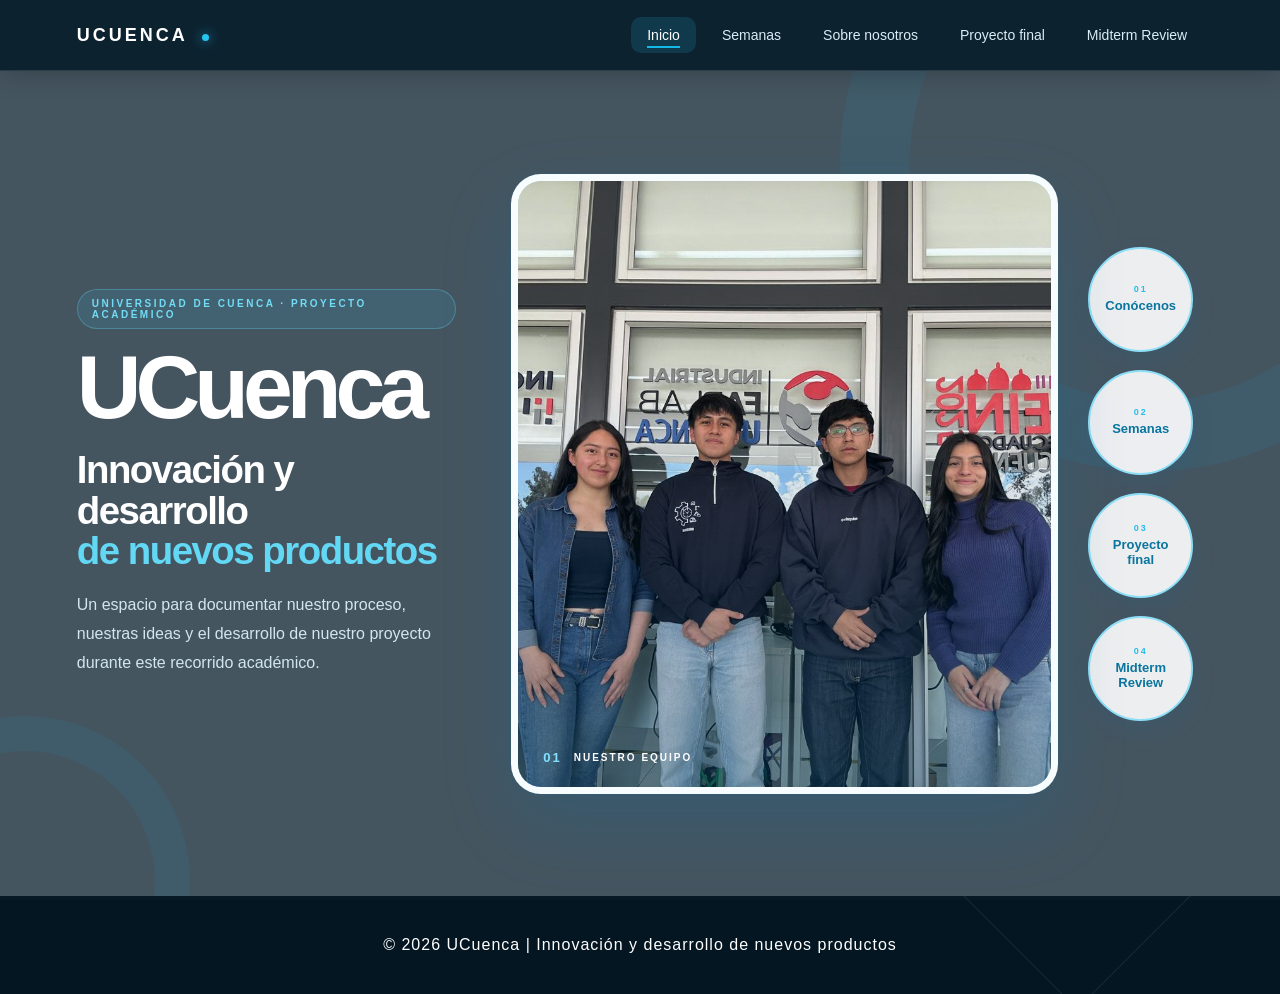
<file: index.html>
<!DOCTYPE html>
<html lang="es">

<head>
    <meta charset="UTF-8">
    <meta name="viewport" content="width=device-width, initial-scale=1.0">

    <title>UCuenca | Innovación y desarrollo de nuevos productos</title>

    <link rel="stylesheet" href="css/style.css">
    <link rel="stylesheet" href="css/fondo.css">
</head>

<body>

    <!-- BARRA DE NAVEGACIÓN -->
    <header class="navbar">

        <div class="logo">
            UCUENCA
        </div>

        <nav>
            <a href="index.html" class="active">Inicio</a>
            <a href="semanas.html">Semanas</a>
            <a href="nosotros.html">Sobre nosotros</a>
            <a href="proyecto-final.html">Proyecto final</a>
            <a href="midterm-review.html">Midterm Review</a>
        </nav>

    </header>


    <!-- PORTADA PRINCIPAL -->
    <main>

        <section class="home-hero">

            <!-- TEXTO -->
            <div class="home-intro">

                <p class="home-kicker">
                    UNIVERSIDAD DE CUENCA · PROYECTO ACADÉMICO
                </p>

                <h1>
                    UCuenca
                </h1>

                <h2>
                    Innovación y desarrollo
                    <span>de nuevos productos</span>
                </h2>

                <p class="home-description">
                    Un espacio para documentar nuestro proceso,
                    nuestras ideas y el desarrollo de nuestro
                    proyecto durante este recorrido académico.
                </p>

            </div>


            <!-- FOTO + BOTONES -->
            <div class="home-visual">

                <div class="home-photo-frame">

                    <img src="img/foto-grupal.jpeg"
                         alt="Foto grupal de nuestro equipo">

                    <div class="home-photo-overlay"></div>

                    <div class="home-photo-label">
                        <span>01</span>
                        NUESTRO EQUIPO
                    </div>

                </div>


                <!-- BOTONES CIRCULARES -->
                <div class="home-actions">

                    <a href="nosotros.html"
                       class="home-circle-btn">

                        <span>01</span>

                        <strong>
                            Conócenos
                        </strong>

                    </a>


                    <a href="semanas.html"
                       class="home-circle-btn">

                        <span>02</span>

                        <strong>
                            Semanas
                        </strong>

                    </a>


                    <a href="proyecto-final.html"
                       class="home-circle-btn">

                        <span>03</span>

                        <strong>
                            Proyecto<br>final
                        </strong>

                    </a>


                    <a href="midterm-review.html"
                       class="home-circle-btn">

                        <span>04</span>

                        <strong>
                            Midterm<br>Review
                        </strong>

                    </a>

                </div>

            </div>

        </section>

    </main>


    <!-- PIE DE PÁGINA -->
    <footer>

        <p>
            © 2026 UCuenca | Innovación y desarrollo de nuevos productos
        </p>

    </footer>

</body>

</html>
</file>
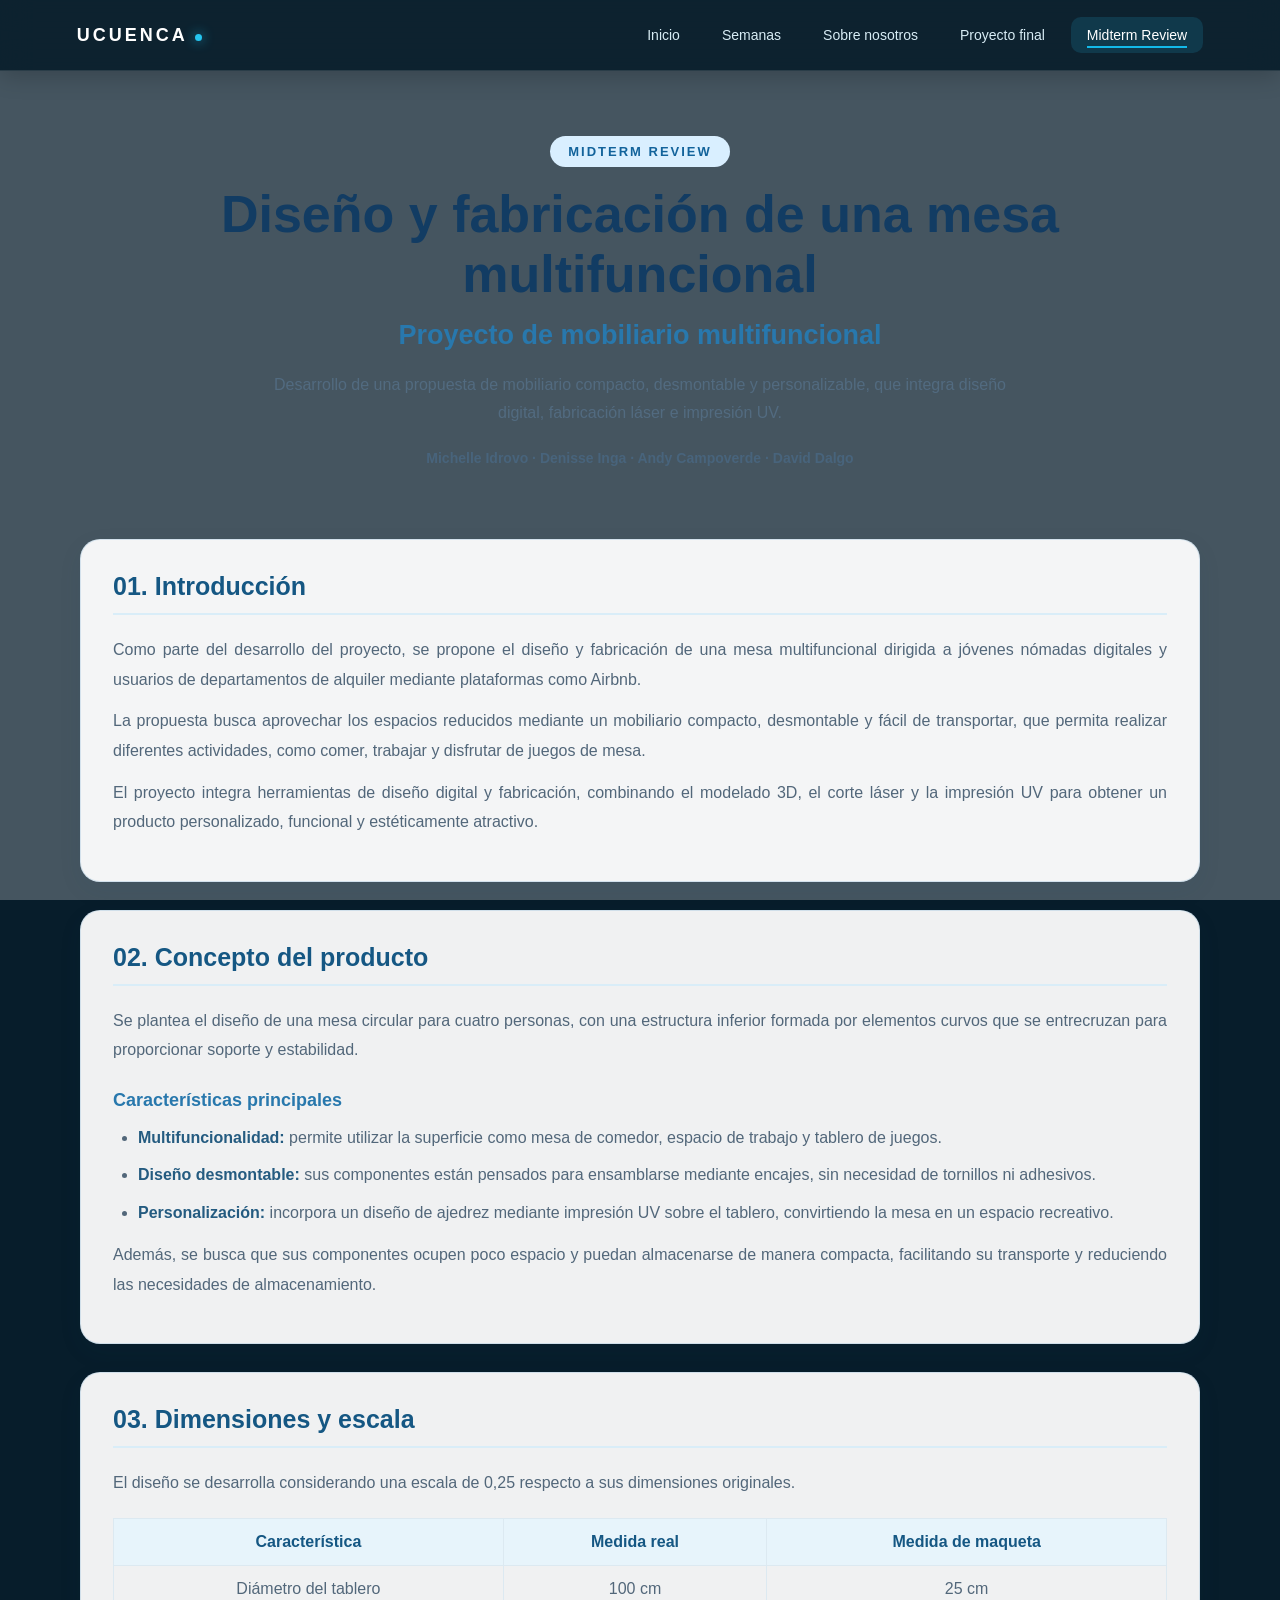
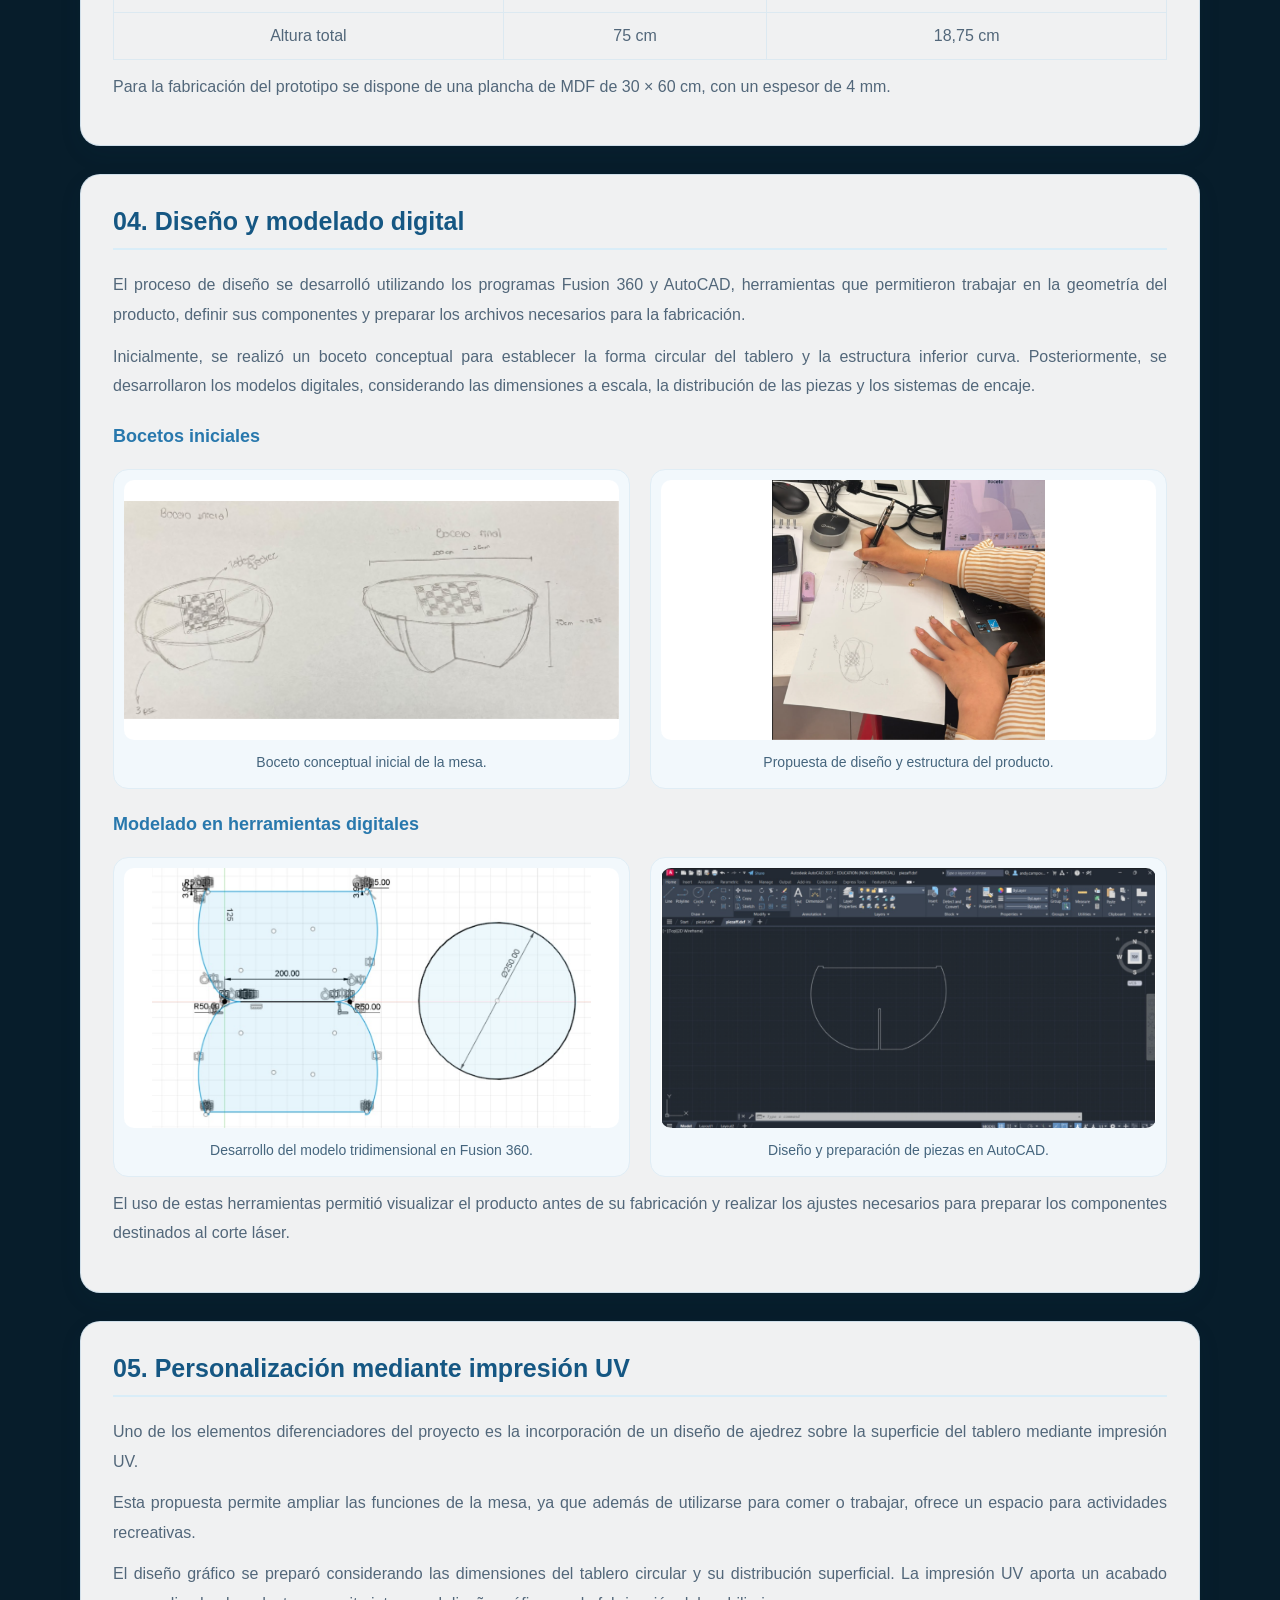
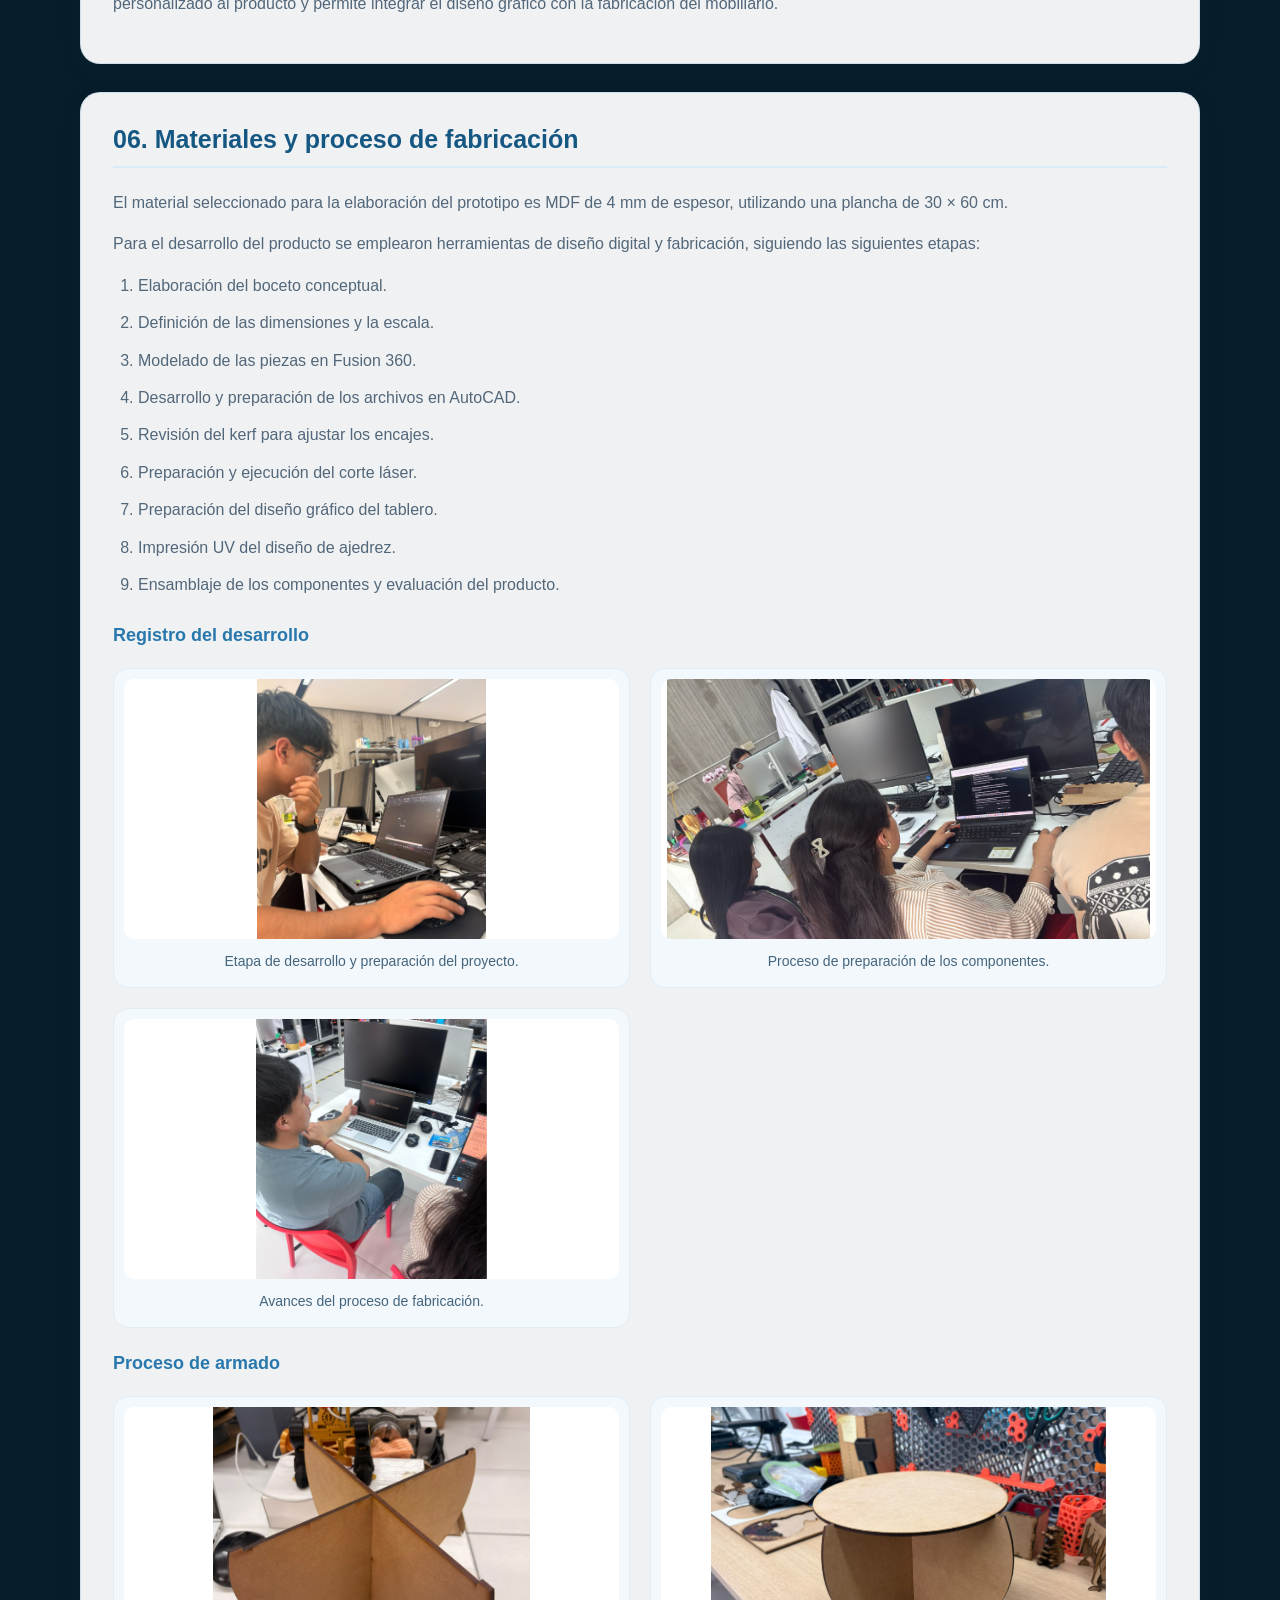
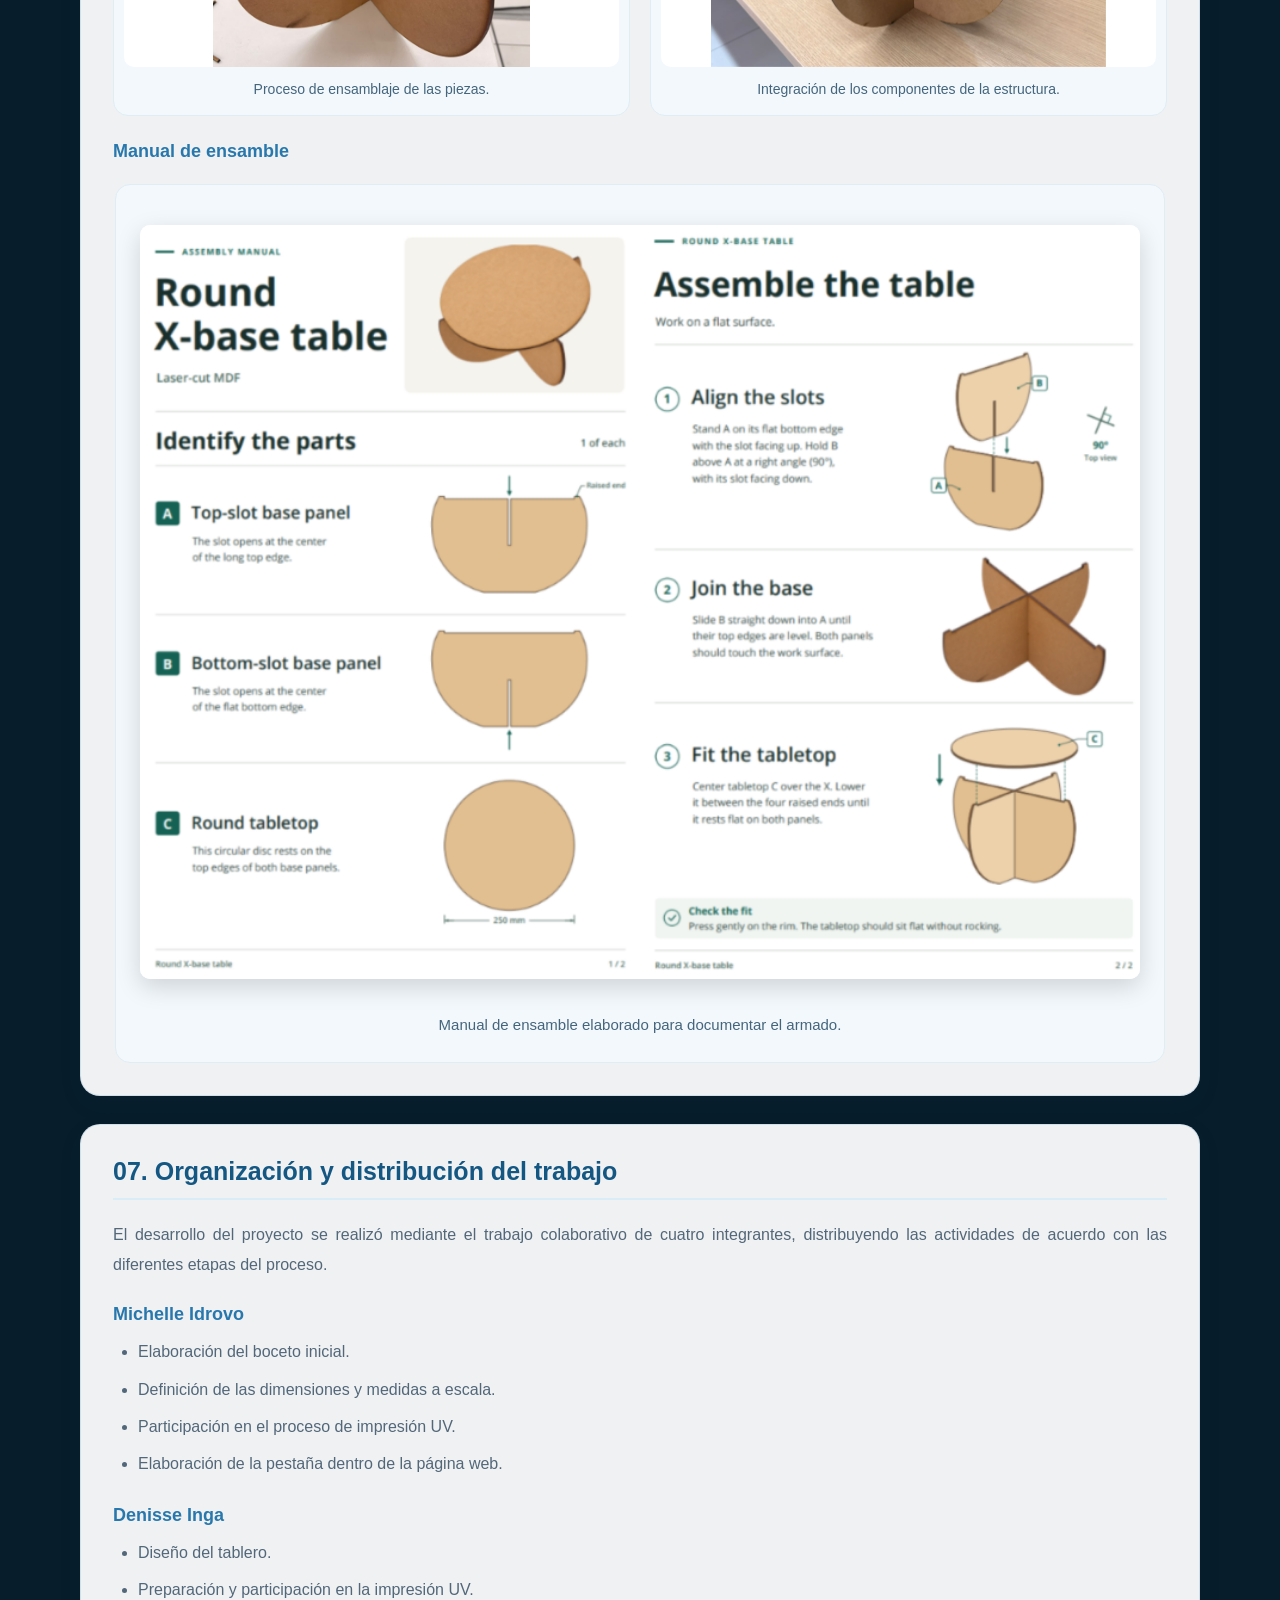
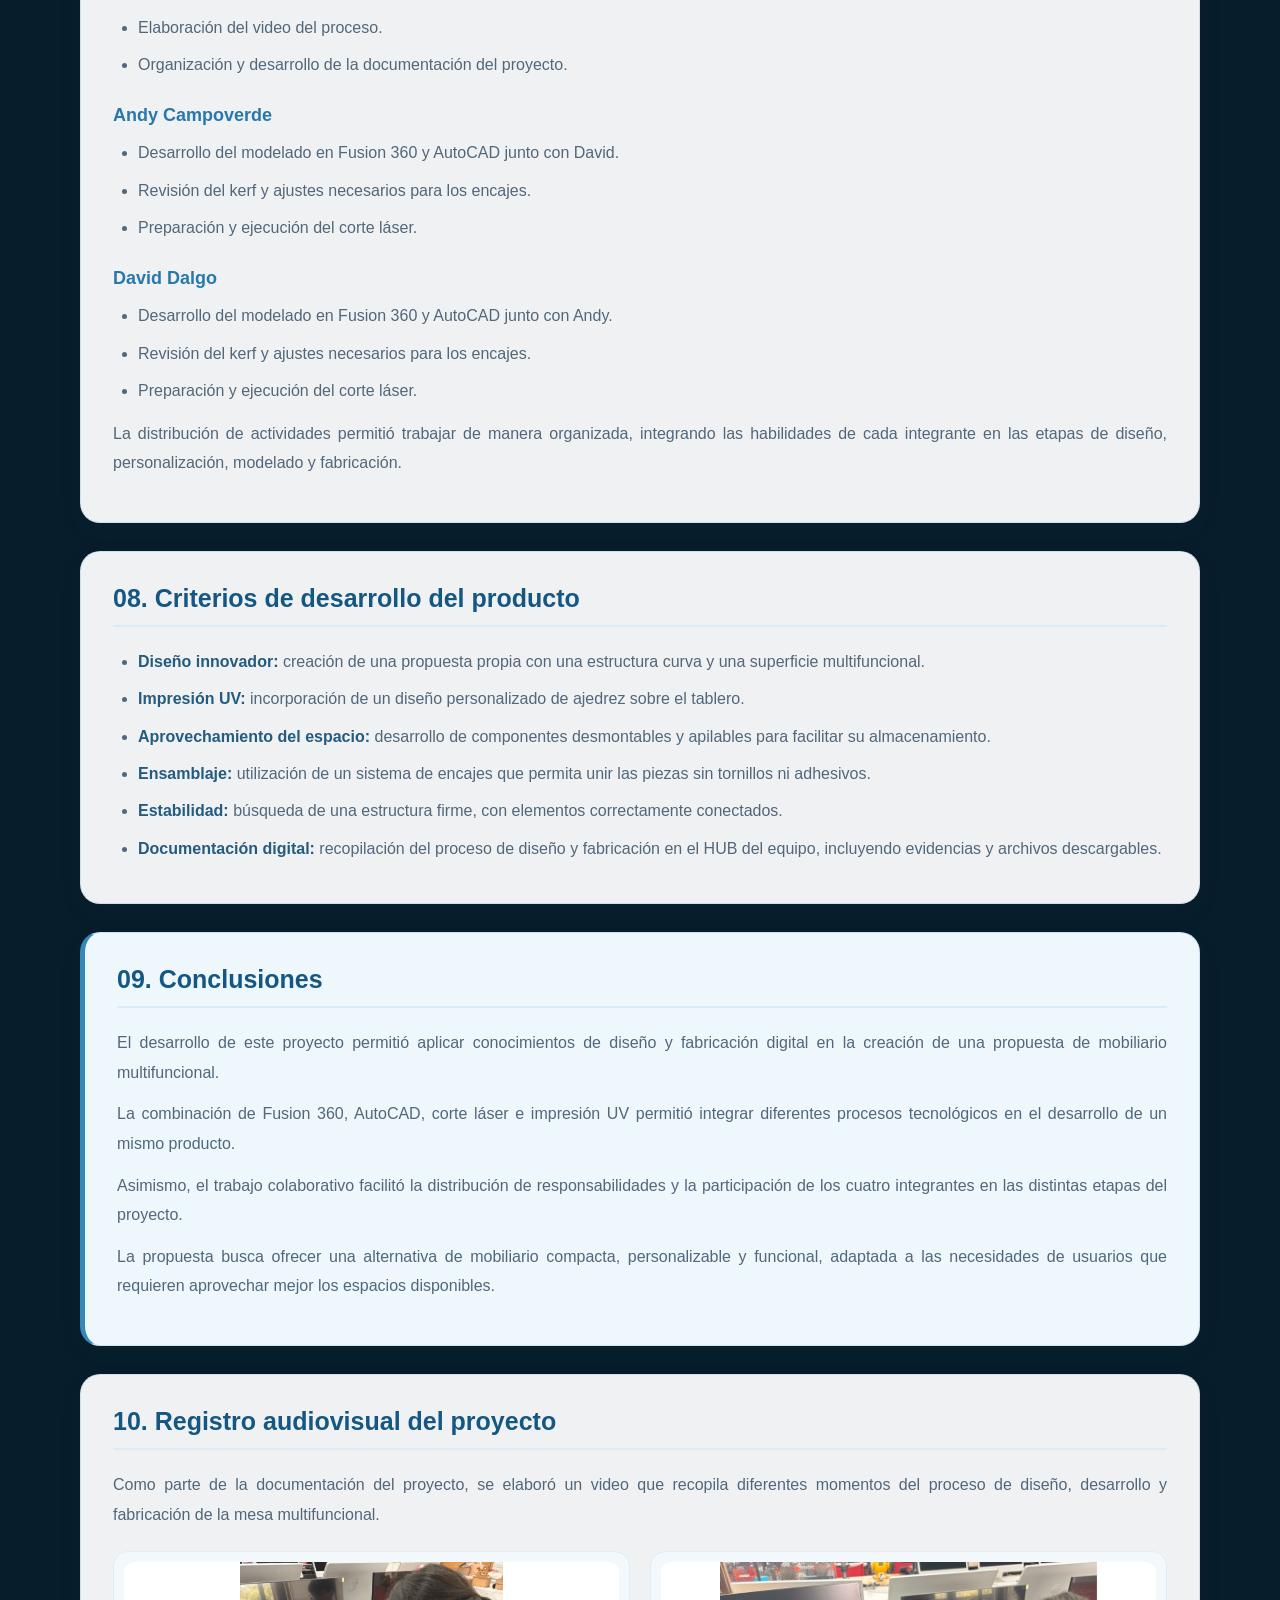
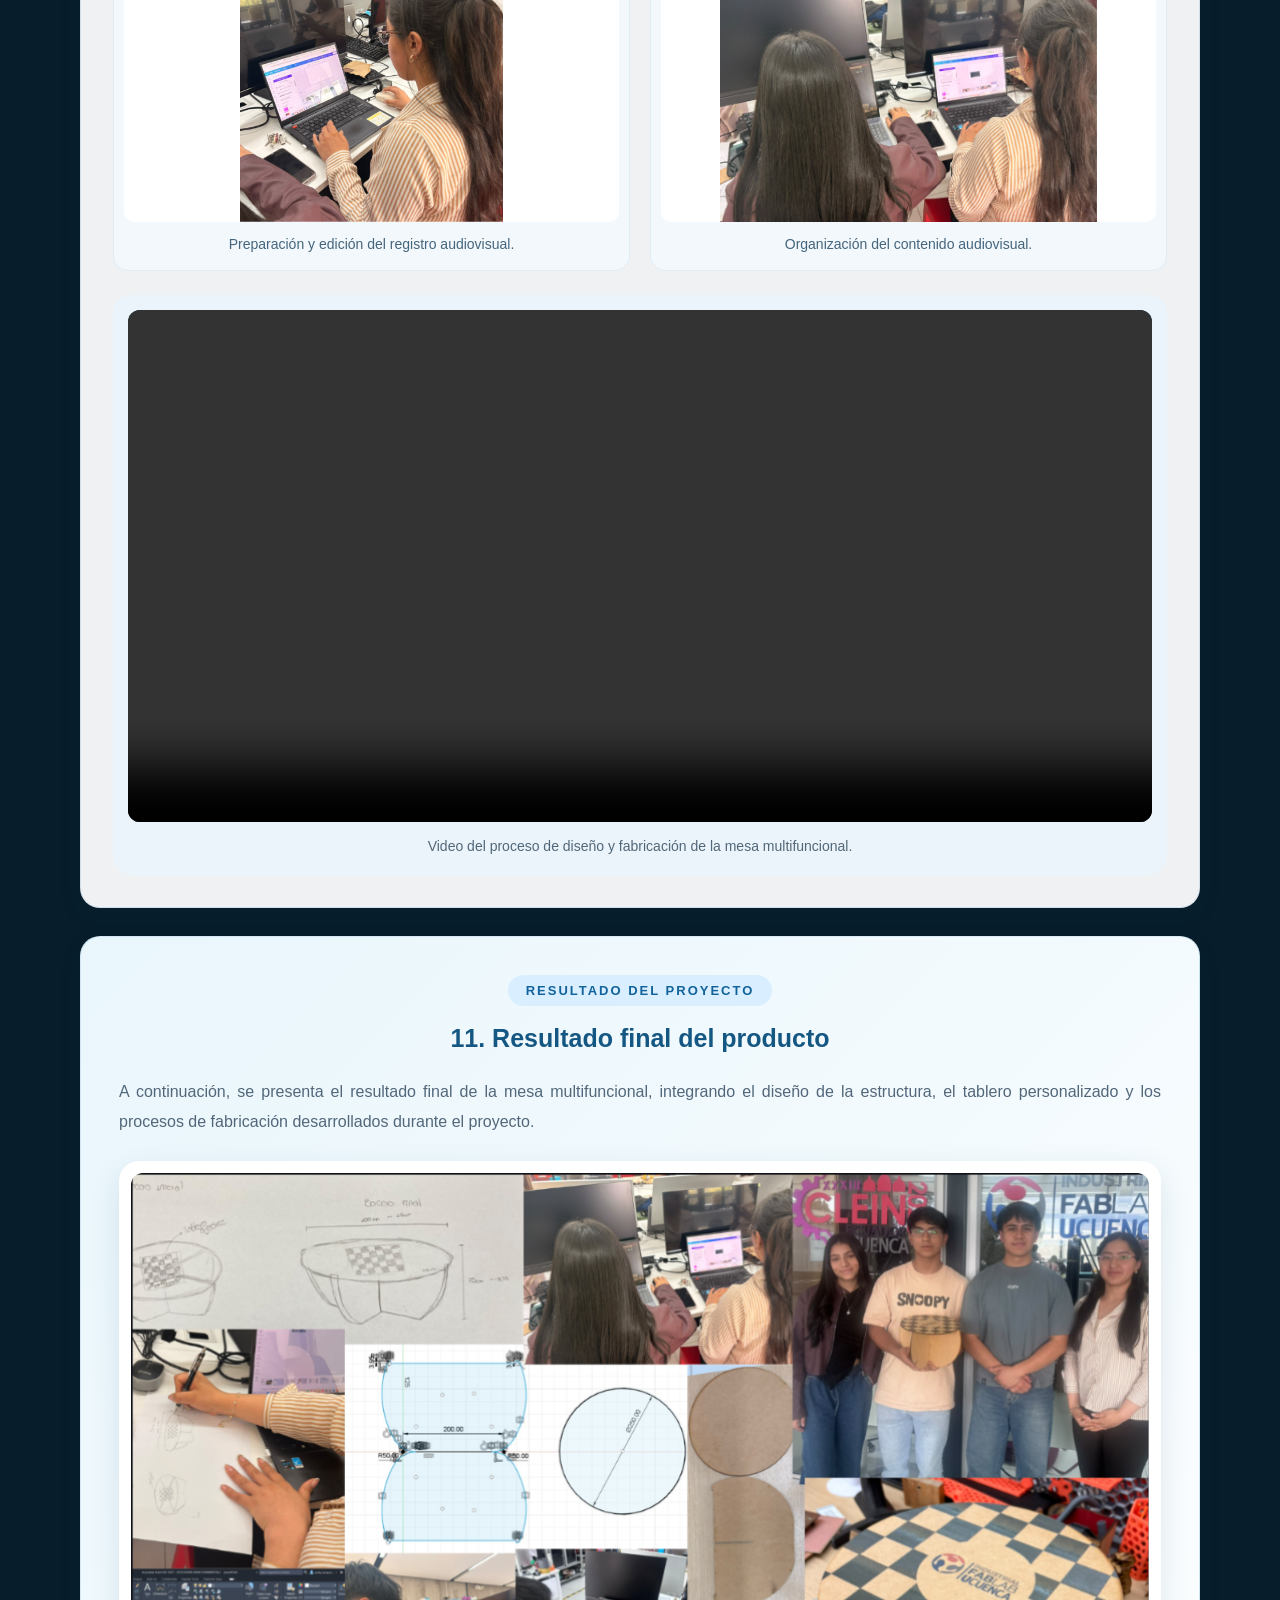
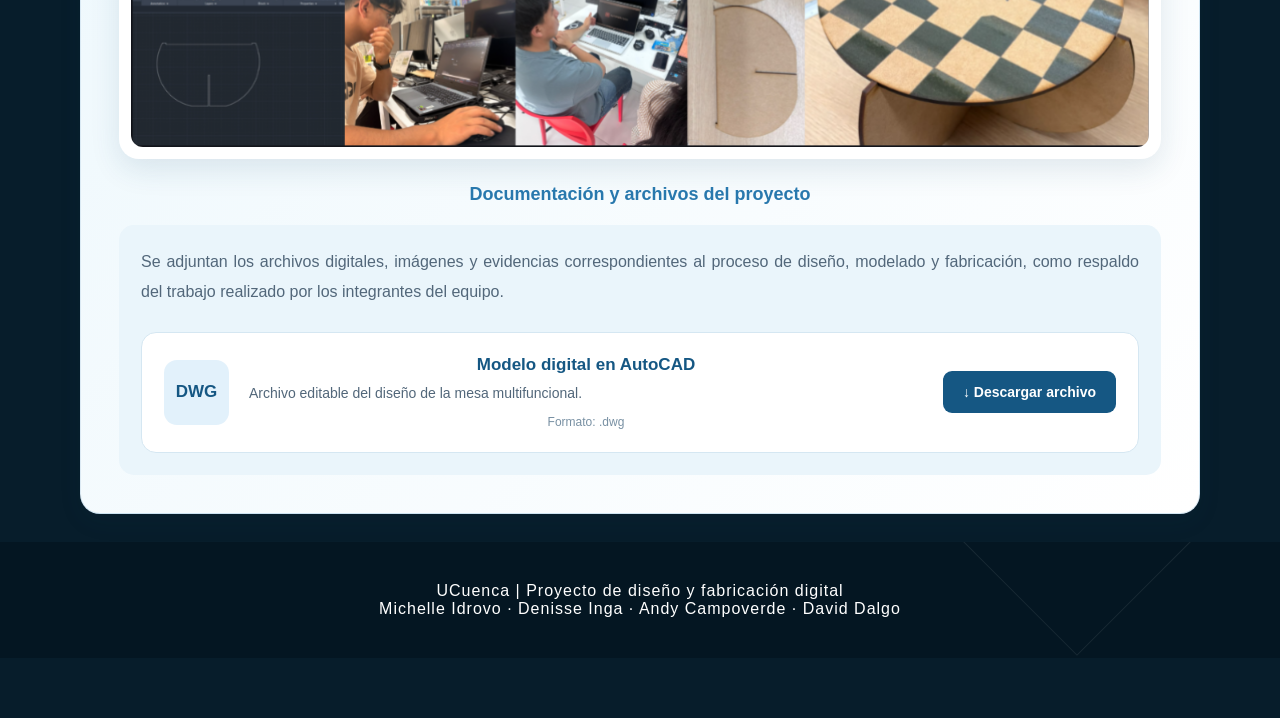
<file: midterm-review.html>
<!DOCTYPE html>
<html lang="es">

<head>
    <meta charset="UTF-8">
    <meta name="viewport" content="width=device-width, initial-scale=1.0">

    <title>Midterm Review | UCuenca</title>

    <link rel="stylesheet" href="css/style.css">
    <link rel="stylesheet" href="css/fondo.css">

    <style>
        /* =========================
           MIDTERM REVIEW
        ========================= */

        .midterm-page {
            color: #17324d;
            padding-bottom: 60px;
        }

        .midterm-container {
            width: min(1120px, 92%);
            margin: 0 auto;
        }

        .midterm-hero {
            text-align: center;
            padding: 65px 20px 45px;
        }

        .midterm-label {
            display: inline-block;
            background: #d9efff;
            color: #12639b;
            padding: 8px 18px;
            border-radius: 30px;
            font-size: 13px;
            font-weight: 700;
            letter-spacing: 2px;
            margin-bottom: 18px;
        }

        .midterm-hero h1 {
            font-size: clamp(32px, 5vw, 52px);
            color: #123c63;
            margin: 0 0 15px;
            line-height: 1.15;
        }

        .midterm-hero h2 {
            font-size: clamp(19px, 3vw, 27px);
            color: #2878ad;
            font-weight: 600;
            margin: 0 auto 20px;
        }

        .midterm-hero p {
            max-width: 760px;
            margin: 0 auto;
            line-height: 1.8;
            color: #526b80;
        }

        .midterm-team {
            margin-top: 22px;
            font-size: 14px;
            color: #48647c;
            font-weight: 600;
        }

        .midterm-section {
            background: rgba(255, 255, 255, 0.94);
            border: 1px solid rgba(111, 169, 205, 0.25);
            border-radius: 20px;
            padding: 32px;
            margin: 28px 0;
            box-shadow: 0 8px 25px rgba(22, 67, 100, 0.07);
        }

        .midterm-section h2 {
            color: #155783;
            font-size: 25px;
            margin: 0 0 20px;
            padding-bottom: 12px;
            border-bottom: 2px solid #d9edf8;
        }

        .midterm-section h3 {
            color: #2878ad;
            font-size: 18px;
            margin: 25px 0 12px;
        }

        .midterm-section p {
            color: #52677a;
            line-height: 1.85;
            margin: 12px 0;
            text-align: justify;
        }

        .midterm-section ul,
        .midterm-section ol {
            color: #52677a;
            line-height: 1.9;
            padding-left: 25px;
        }

        .midterm-section li {
            margin-bottom: 7px;
        }

        .midterm-section strong {
            color: #245b80;
        }

        .midterm-table-wrap {
            overflow-x: auto;
            margin-top: 20px;
        }

        .midterm-table {
            width: 100%;
            border-collapse: collapse;
            min-width: 480px;
        }

        .midterm-table th,
        .midterm-table td {
            padding: 14px;
            text-align: center;
            border: 1px solid #dce9f1;
        }

        .midterm-table th {
            background: #e7f4fb;
            color: #155783;
        }

        .midterm-table td {
            color: #52677a;
        }

        /* GALERÍA DE IMÁGENES */

        .midterm-gallery {
            display: grid;
            grid-template-columns: repeat(2, minmax(0, 1fr));
            gap: 20px;
            margin-top: 22px;
        }

        .midterm-gallery figure {
            margin: 0;
            background: #f2f8fc;
            padding: 10px;
            border-radius: 15px;
            overflow: hidden;
            border: 1px solid #e0edf5;
        }

        .midterm-gallery img {
            width: 100%;
            height: 260px;
            object-fit: contain;
            display: block;
            border-radius: 10px;
            background: #fff;
            transition: transform 0.3s ease;
        }

        .midterm-gallery img:hover {
            transform: scale(1.025);
        }

        .midterm-gallery figcaption {
            padding: 12px 5px 5px;
            color: #45657d;
            font-size: 14px;
            text-align: center;
            line-height: 1.5;
        }

        /* MANUAL DE ENSAMBLE */

        .manual-container {
            grid-column: 1 / -1;
            width: 100%;
            max-width: 1050px;
            justify-self: center;
            padding: 20px !important;
        }

        .midterm-gallery .manual-image {
            width: 100%;
            height: auto;
            max-height: none;
            object-fit: contain;
            background: white;
            border-radius: 10px;
        }

        .manual-container figcaption {
            font-size: 15px;
            padding: 15px 5px 5px;
        }

        /* VIDEO */

        .midterm-video {
            margin-top: 24px;
            background: #eaf4fa;
            padding: 15px;
            border-radius: 18px;
        }

        .midterm-video video {
            width: 100%;
            max-height: 620px;
            display: block;
            border-radius: 12px;
            background: #102b40;
        }

        .midterm-video p {
            text-align: center;
            margin-bottom: 0;
            font-size: 14px;
        }

        /* RESULTADO FINAL */

        .midterm-final {
            text-align: center;
            padding: 38px;
            background: linear-gradient(135deg, #e9f6fc, #ffffff);
        }

        .midterm-final h2 {
            border: none;
            margin-bottom: 10px;
        }

        .midterm-final-image {
            width: 100%;
            margin-top: 25px;
            padding: 12px;
            background: white;
            border-radius: 20px;
            box-shadow: 0 10px 30px rgba(24, 75, 110, 0.12);
        }

        .midterm-final-image img {
            display: block;
            width: 100%;
            max-height: 780px;
            object-fit: contain;
            border-radius: 12px;
        }

        /* ARCHIVOS DEL PROYECTO */

        .midterm-files {
            background: #eaf5fb;
            border-radius: 15px;
            padding: 22px;
            margin-top: 20px;
        }

        .midterm-files p {
            margin: 0;
        }

        .midterm-download {
            display: flex;
            align-items: center;
            gap: 20px;
            background: #ffffff;
            border: 1px solid #d5e7f2;
            border-radius: 15px;
            padding: 22px;
            margin-top: 25px;
            flex-wrap: wrap;
        }

        .midterm-file-icon {
            width: 65px;
            height: 65px;
            flex-shrink: 0;
            display: flex;
            align-items: center;
            justify-content: center;
            background: #e2f1fb;
            color: #155783;
            font-size: 17px;
            font-weight: 800;
            border-radius: 13px;
        }

        .midterm-file-info {
            flex: 1;
            min-width: 180px;
        }

        .midterm-file-info h4 {
            color: #155783;
            margin: 0 0 6px;
            font-size: 17px;
        }

        .midterm-file-info p {
            margin: 0 0 5px;
            text-align: left;
            font-size: 14px;
        }

        .midterm-file-info span {
            color: #7890a3;
            font-size: 12px;
        }

        .midterm-download-btn {
            display: inline-block;
            background: #155783;
            color: white;
            text-decoration: none;
            padding: 13px 20px;
            border-radius: 9px;
            font-size: 14px;
            font-weight: 700;
            transition: 0.3s;
        }

        .midterm-download-btn:hover {
            background: #2878ad;
            transform: translateY(-2px);
        }

        /* CONCLUSIONES */

        .midterm-conclusion {
            background: #edf7fc;
            border-left: 5px solid #3489ba;
        }

        /* RESPONSIVE */

        @media (max-width: 700px) {
            .midterm-section {
                padding: 22px 18px;
            }

            .midterm-gallery {
                grid-template-columns: 1fr;
            }

            .midterm-gallery img {
                height: auto;
                max-height: 350px;
            }

            .manual-container {
                grid-column: auto;
                padding: 12px !important;
            }

            .midterm-hero {
                padding: 45px 15px 30px;
            }

            .midterm-final {
                padding: 25px 15px;
            }

            .midterm-download {
                flex-direction: column;
                align-items: flex-start;
            }

            .midterm-download-btn {
                width: 100%;
                text-align: center;
                box-sizing: border-box;
            }
        }
    </style>
</head>

<body class="midterm-page">

    <!-- MENÚ PRINCIPAL -->

    <header class="navbar">
        <div class="logo">UCUENCA</div>

        <nav>
            <a href="index.html">Inicio</a>
            <a href="semanas.html">Semanas</a>
            <a href="nosotros.html">Sobre nosotros</a>
            <a href="proyecto-final.html">Proyecto final</a>
            <a href="midterm-review.html" class="active">Midterm Review</a>
        </nav>
    </header>


    <main class="midterm-container">

        <!-- PORTADA -->

        <section class="midterm-hero">

            <span class="midterm-label">MIDTERM REVIEW</span>

            <h1>Diseño y fabricación de una mesa multifuncional</h1>

            <h2>Proyecto de mobiliario multifuncional</h2>

            <p>
                Desarrollo de una propuesta de mobiliario compacto,
                desmontable y personalizable, que integra diseño digital,
                fabricación láser e impresión UV.
            </p>

            <div class="midterm-team">
                Michelle Idrovo · Denisse Inga · Andy Campoverde · David Dalgo
            </div>

        </section>


        <!-- 01. INTRODUCCIÓN -->

        <section class="midterm-section">

            <h2>01. Introducción</h2>

            <p>
                Como parte del desarrollo del proyecto, se propone el diseño
                y fabricación de una mesa multifuncional dirigida a jóvenes
                nómadas digitales y usuarios de departamentos de alquiler
                mediante plataformas como Airbnb.
            </p>

            <p>
                La propuesta busca aprovechar los espacios reducidos mediante
                un mobiliario compacto, desmontable y fácil de transportar,
                que permita realizar diferentes actividades, como comer,
                trabajar y disfrutar de juegos de mesa.
            </p>

            <p>
                El proyecto integra herramientas de diseño digital y
                fabricación, combinando el modelado 3D, el corte láser y
                la impresión UV para obtener un producto personalizado,
                funcional y estéticamente atractivo.
            </p>

        </section>


        <!-- 02. CONCEPTO DEL PRODUCTO -->

        <section class="midterm-section">

            <h2>02. Concepto del producto</h2>

            <p>
                Se plantea el diseño de una mesa circular para cuatro personas,
                con una estructura inferior formada por elementos curvos que
                se entrecruzan para proporcionar soporte y estabilidad.
            </p>

            <h3>Características principales</h3>

            <ul>
                <li>
                    <strong>Multifuncionalidad:</strong>
                    permite utilizar la superficie como mesa de comedor,
                    espacio de trabajo y tablero de juegos.
                </li>

                <li>
                    <strong>Diseño desmontable:</strong>
                    sus componentes están pensados para ensamblarse mediante
                    encajes, sin necesidad de tornillos ni adhesivos.
                </li>

                <li>
                    <strong>Personalización:</strong>
                    incorpora un diseño de ajedrez mediante impresión UV
                    sobre el tablero, convirtiendo la mesa en un espacio
                    recreativo.
                </li>
            </ul>

            <p>
                Además, se busca que sus componentes ocupen poco espacio
                y puedan almacenarse de manera compacta, facilitando su
                transporte y reduciendo las necesidades de almacenamiento.
            </p>

        </section>


        <!-- 03. DIMENSIONES Y ESCALA -->

        <section class="midterm-section">

            <h2>03. Dimensiones y escala</h2>

            <p>
                El diseño se desarrolla considerando una escala de 0,25
                respecto a sus dimensiones originales.
            </p>

            <div class="midterm-table-wrap">

                <table class="midterm-table">

                    <thead>
                        <tr>
                            <th>Característica</th>
                            <th>Medida real</th>
                            <th>Medida de maqueta</th>
                        </tr>
                    </thead>

                    <tbody>
                        <tr>
                            <td>Diámetro del tablero</td>
                            <td>100 cm</td>
                            <td>25 cm</td>
                        </tr>

                        <tr>
                            <td>Altura total</td>
                            <td>75 cm</td>
                            <td>18,75 cm</td>
                        </tr>
                    </tbody>

                </table>

            </div>

            <p>
                Para la fabricación del prototipo se dispone de una plancha
                de MDF de 30 × 60 cm, con un espesor de 4 mm.
            </p>

        </section>


        <!-- 04. DISEÑO Y MODELADO -->

        <section class="midterm-section">

            <h2>04. Diseño y modelado digital</h2>

            <p>
                El proceso de diseño se desarrolló utilizando los programas
                Fusion 360 y AutoCAD, herramientas que permitieron trabajar
                en la geometría del producto, definir sus componentes y
                preparar los archivos necesarios para la fabricación.
            </p>

            <p>
                Inicialmente, se realizó un boceto conceptual para establecer
                la forma circular del tablero y la estructura inferior curva.
                Posteriormente, se desarrollaron los modelos digitales,
                considerando las dimensiones a escala, la distribución de
                las piezas y los sistemas de encaje.
            </p>

            <h3>Bocetos iniciales</h3>

            <div class="midterm-gallery">

                <figure>
                    <img src="img/midterm/boceto.png"
                         alt="Primer boceto conceptual de la mesa">
                    <figcaption>Boceto conceptual inicial de la mesa.</figcaption>
                </figure>

                <figure>
                    <img src="img/midterm/boceto2.png"
                         alt="Segundo boceto conceptual de la mesa">
                    <figcaption>Propuesta de diseño y estructura del producto.</figcaption>
                </figure>

            </div>

            <h3>Modelado en herramientas digitales</h3>

            <div class="midterm-gallery">

                <figure>
                    <img src="img/midterm/fusion.png"
                         alt="Modelado de la mesa en Fusion 360">
                    <figcaption>Desarrollo del modelo tridimensional en Fusion 360.</figcaption>
                </figure>

                <figure>
                    <img src="img/midterm/cad.png"
                         alt="Diseño de piezas de la mesa en AutoCAD">
                    <figcaption>Diseño y preparación de piezas en AutoCAD.</figcaption>
                </figure>

            </div>

            <p>
                El uso de estas herramientas permitió visualizar el producto
                antes de su fabricación y realizar los ajustes necesarios
                para preparar los componentes destinados al corte láser.
            </p>

        </section>


        <!-- 05. PERSONALIZACIÓN UV -->

        <section class="midterm-section">

            <h2>05. Personalización mediante impresión UV</h2>

            <p>
                Uno de los elementos diferenciadores del proyecto es la
                incorporación de un diseño de ajedrez sobre la superficie
                del tablero mediante impresión UV.
            </p>

            <p>
                Esta propuesta permite ampliar las funciones de la mesa,
                ya que además de utilizarse para comer o trabajar, ofrece
                un espacio para actividades recreativas.
            </p>

            <p>
                El diseño gráfico se preparó considerando las dimensiones
                del tablero circular y su distribución superficial.
                La impresión UV aporta un acabado personalizado al producto
                y permite integrar el diseño gráfico con la fabricación
                del mobiliario.
            </p>

        </section>


        <!-- 06. MATERIALES Y FABRICACIÓN -->

        <section class="midterm-section">

            <h2>06. Materiales y proceso de fabricación</h2>

            <p>
                El material seleccionado para la elaboración del prototipo
                es MDF de 4 mm de espesor, utilizando una plancha de
                30 × 60 cm.
            </p>

            <p>
                Para el desarrollo del producto se emplearon herramientas
                de diseño digital y fabricación, siguiendo las siguientes
                etapas:
            </p>

            <ol>
                <li>Elaboración del boceto conceptual.</li>
                <li>Definición de las dimensiones y la escala.</li>
                <li>Modelado de las piezas en Fusion 360.</li>
                <li>Desarrollo y preparación de los archivos en AutoCAD.</li>
                <li>Revisión del kerf para ajustar los encajes.</li>
                <li>Preparación y ejecución del corte láser.</li>
                <li>Preparación del diseño gráfico del tablero.</li>
                <li>Impresión UV del diseño de ajedrez.</li>
                <li>Ensamblaje de los componentes y evaluación del producto.</li>
            </ol>

            <h3>Registro del desarrollo</h3>

            <div class="midterm-gallery">

                <figure>
                    <img src="img/midterm/desarrollo.png"
                         alt="Primera evidencia del desarrollo">
                    <figcaption>Etapa de desarrollo y preparación del proyecto.</figcaption>
                </figure>

                <figure>
                    <img src="img/midterm/desarrollo2.png"
                         alt="Segunda evidencia del desarrollo">
                    <figcaption>Proceso de preparación de los componentes.</figcaption>
                </figure>

                <figure>
                    <img src="img/midterm/desarrollo3.png"
                         alt="Tercera evidencia del desarrollo">
                    <figcaption>Avances del proceso de fabricación.</figcaption>
                </figure>

            </div>

            <h3>Proceso de armado</h3>

            <div class="midterm-gallery">

                <figure>
                    <img src="img/midterm/armado.png"
                         alt="Primera evidencia del armado de la mesa">
                    <figcaption>Proceso de ensamblaje de las piezas.</figcaption>
                </figure>

                <figure>
                    <img src="img/midterm/armado2.png"
                         alt="Segunda evidencia del armado de la mesa">
                    <figcaption>Integración de los componentes de la estructura.</figcaption>
                </figure>

            </div>

            <h3>Manual de ensamble</h3>

            <div class="midterm-gallery">

                <figure class="manual-container">
                    <img src="img/midterm/manual.png"
                         alt="Manual de ensamble de la mesa"
                         class="manual-image">

                    <figcaption>
                        Manual de ensamble elaborado para documentar el armado.
                    </figcaption>
                </figure>

            </div>

        </section>


        <!-- 07. ORGANIZACIÓN DEL TRABAJO -->

        <section class="midterm-section">

            <h2>07. Organización y distribución del trabajo</h2>

            <p>
                El desarrollo del proyecto se realizó mediante el trabajo
                colaborativo de cuatro integrantes, distribuyendo las
                actividades de acuerdo con las diferentes etapas del proceso.
            </p>

            <h3>Michelle Idrovo</h3>

            <ul>
                <li>Elaboración del boceto inicial.</li>
                <li>Definición de las dimensiones y medidas a escala.</li>
                <li>Participación en el proceso de impresión UV.</li>
                <li>Elaboración de la pestaña dentro de la página web.</li>
            </ul>

            <h3>Denisse Inga</h3>

            <ul>
                <li>Diseño del tablero.</li>
                <li>Preparación y participación en la impresión UV.</li>
                <li>Elaboración del video del proceso.</li>
                <li>Organización y desarrollo de la documentación del proyecto.</li>
            </ul>

            <h3>Andy Campoverde</h3>

            <ul>
                <li>Desarrollo del modelado en Fusion 360 y AutoCAD junto con David.</li>
                <li>Revisión del kerf y ajustes necesarios para los encajes.</li>
                <li>Preparación y ejecución del corte láser.</li>
            </ul>

            <h3>David Dalgo</h3>

            <ul>
                <li>Desarrollo del modelado en Fusion 360 y AutoCAD junto con Andy.</li>
                <li>Revisión del kerf y ajustes necesarios para los encajes.</li>
                <li>Preparación y ejecución del corte láser.</li>
            </ul>

            <p>
                La distribución de actividades permitió trabajar de manera
                organizada, integrando las habilidades de cada integrante
                en las etapas de diseño, personalización, modelado y fabricación.
            </p>

        </section>


        <!-- 08. CRITERIOS DEL PRODUCTO -->

        <section class="midterm-section">

            <h2>08. Criterios de desarrollo del producto</h2>

            <ul>
                <li>
                    <strong>Diseño innovador:</strong>
                    creación de una propuesta propia con una estructura curva
                    y una superficie multifuncional.
                </li>

                <li>
                    <strong>Impresión UV:</strong>
                    incorporación de un diseño personalizado de ajedrez
                    sobre el tablero.
                </li>

                <li>
                    <strong>Aprovechamiento del espacio:</strong>
                    desarrollo de componentes desmontables y apilables
                    para facilitar su almacenamiento.
                </li>

                <li>
                    <strong>Ensamblaje:</strong>
                    utilización de un sistema de encajes que permita unir
                    las piezas sin tornillos ni adhesivos.
                </li>

                <li>
                    <strong>Estabilidad:</strong>
                    búsqueda de una estructura firme, con elementos
                    correctamente conectados.
                </li>

                <li>
                    <strong>Documentación digital:</strong>
                    recopilación del proceso de diseño y fabricación en el
                    HUB del equipo, incluyendo evidencias y archivos descargables.
                </li>
            </ul>

        </section>


        <!-- 09. CONCLUSIONES -->

        <section class="midterm-section midterm-conclusion">

            <h2>09. Conclusiones</h2>

            <p>
                El desarrollo de este proyecto permitió aplicar conocimientos
                de diseño y fabricación digital en la creación de una propuesta
                de mobiliario multifuncional.
            </p>

            <p>
                La combinación de Fusion 360, AutoCAD, corte láser e impresión
                UV permitió integrar diferentes procesos tecnológicos en el
                desarrollo de un mismo producto.
            </p>

            <p>
                Asimismo, el trabajo colaborativo facilitó la distribución
                de responsabilidades y la participación de los cuatro
                integrantes en las distintas etapas del proyecto.
            </p>

            <p>
                La propuesta busca ofrecer una alternativa de mobiliario
                compacta, personalizable y funcional, adaptada a las necesidades
                de usuarios que requieren aprovechar mejor los espacios disponibles.
            </p>

        </section>


        <!-- 10. VIDEO DEL PROCESO -->

        <section class="midterm-section">

            <h2>10. Registro audiovisual del proyecto</h2>

            <p>
                Como parte de la documentación del proyecto, se elaboró
                un video que recopila diferentes momentos del proceso
                de diseño, desarrollo y fabricación de la mesa multifuncional.
            </p>

            <div class="midterm-gallery">

                <figure>
                    <img src="img/midterm/video.png"
                         alt="Captura del proceso de elaboración del video">
                    <figcaption>Preparación y edición del registro audiovisual.</figcaption>
                </figure>

                <figure>
                    <img src="img/midterm/video2.png"
                         alt="Segunda captura de la elaboración del video">
                    <figcaption>Organización del contenido audiovisual.</figcaption>
                </figure>

            </div>

            <div class="midterm-video">

                <video controls preload="metadata">
                    <source src="img/midterm/video.mp4" type="video/mp4">
                    Tu navegador no puede reproducir este video.
                </video>

                <p>
                    Video del proceso de diseño y fabricación de la mesa multifuncional.
                </p>

            </div>

        </section>


        <!-- 11. RESULTADO FINAL -->

        <section class="midterm-section midterm-final">

            <span class="midterm-label">RESULTADO DEL PROYECTO</span>

            <h2>11. Resultado final del producto</h2>

            <p>
                A continuación, se presenta el resultado final de la mesa
                multifuncional, integrando el diseño de la estructura,
                el tablero personalizado y los procesos de fabricación
                desarrollados durante el proyecto.
            </p>

            <div class="midterm-final-image">

                <img src="img/midterm/final.png"
                     alt="Resultado final de la mesa multifuncional">

            </div>

            <h3>Documentación y archivos del proyecto</h3>

            <div class="midterm-files">

                <p>
                    Se adjuntan los archivos digitales, imágenes y evidencias
                    correspondientes al proceso de diseño, modelado y
                    fabricación, como respaldo del trabajo realizado
                    por los integrantes del equipo.
                </p>

                <!-- ARCHIVO DWG DESCARGABLE -->

                <div class="midterm-download">

                    <div class="midterm-file-icon">DWG</div>

                    <div class="midterm-file-info">
                        <h4>Modelo digital en AutoCAD</h4>
                        <p>Archivo editable del diseño de la mesa multifuncional.</p>
                        <span>Formato: .dwg</span>
                    </div>

                    <a href="img/midterm/examen2.dwg"
                       download="examen2.dwg"
                       class="midterm-download-btn">
                        ↓ Descargar archivo
                    </a>

                </div>

            </div>

        </section>

    </main>


    <!-- PIE DE PÁGINA -->

    <footer>
        <p>
            UCuenca | Proyecto de diseño y fabricación digital
        </p>

        <p>
            Michelle Idrovo · Denisse Inga · Andy Campoverde · David Dalgo
        </p>
    </footer>

</body>
</html>
</file>
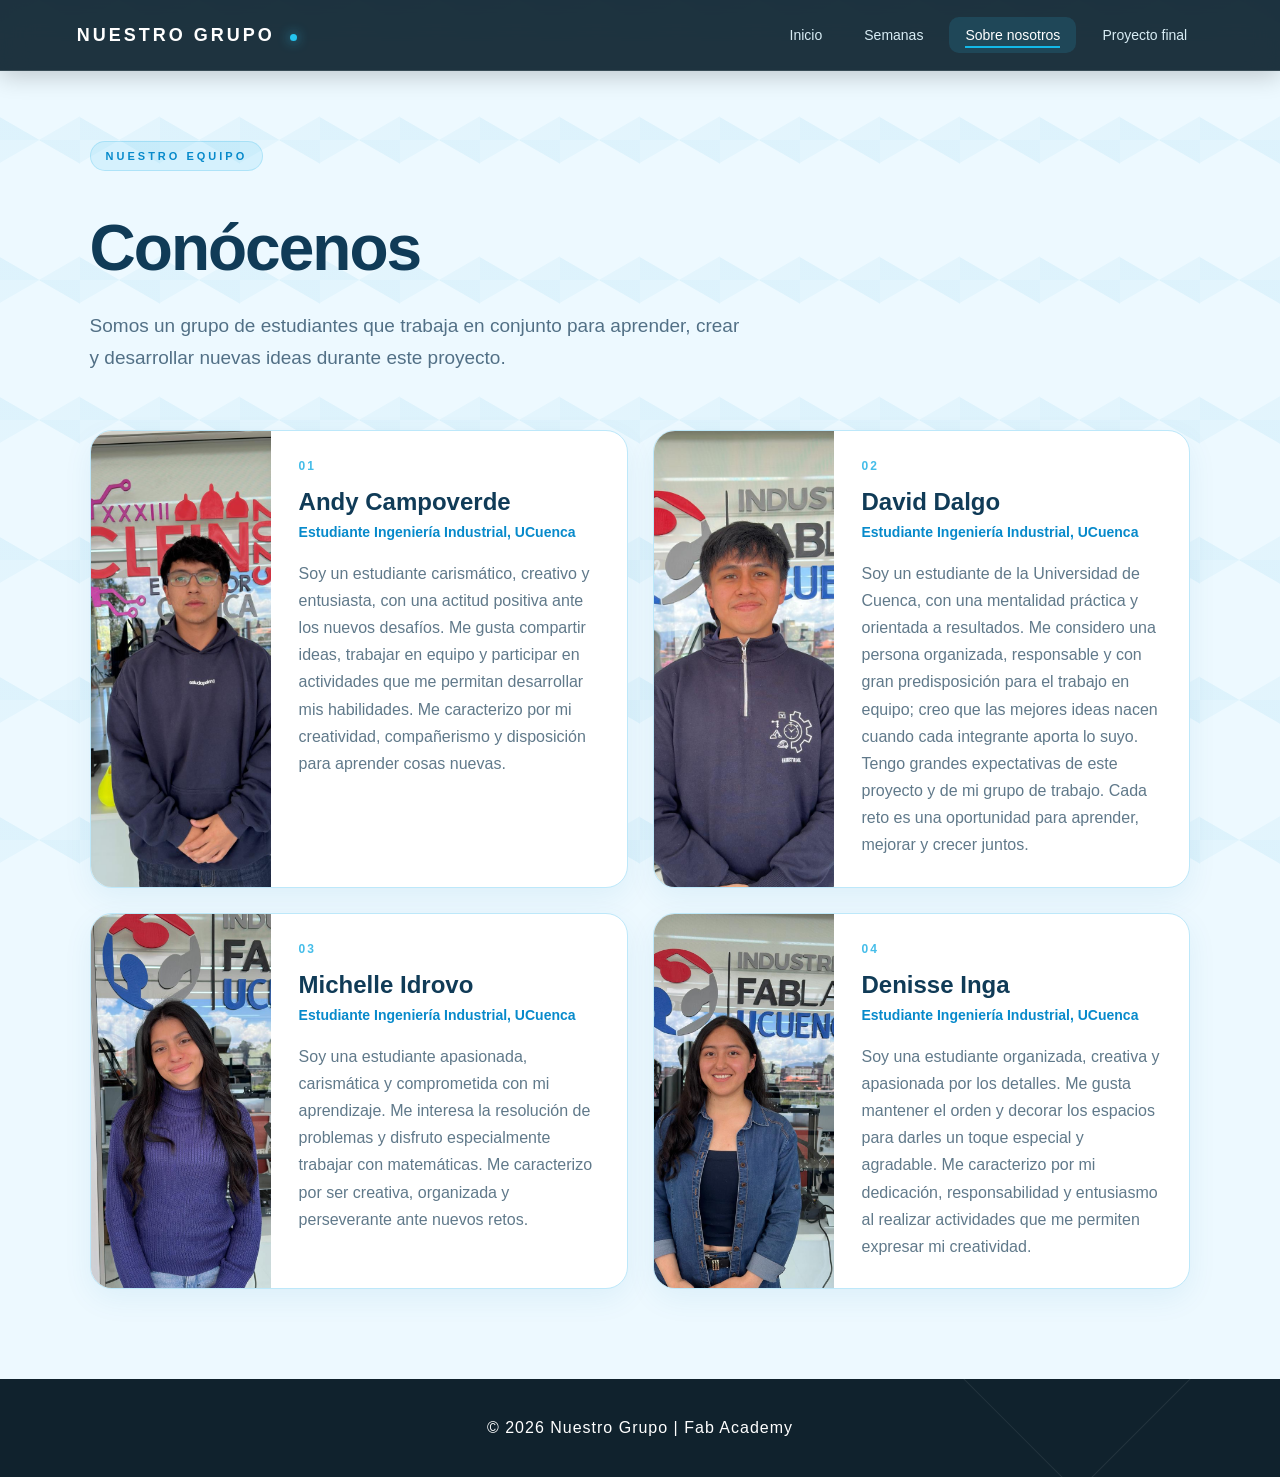
<file: nosotros.html>
<!DOCTYPE html>

<html lang="es">

<head>

    <meta charset="UTF-8">

    <meta name="viewport"
          content="width=device-width, initial-scale=1.0">

    <title>Sobre nosotros | Nuestro Grupo</title>

    <link rel="stylesheet"
          href="css/style.css">
    <link rel="stylesheet" href="css/fondo.css">

</head>


<body class="about-page">


<!-- =========================
     MENÚ
========================= -->

<header class="navbar">

    <div class="logo">
        NUESTRO GRUPO
    </div>


    <nav>

        <a href="index.html">
            Inicio
        </a>

        <a href="semanas.html">
            Semanas
        </a>

        <a href="nosotros.html"
           class="active">
            Sobre nosotros
        </a>

        <a href="proyecto-final.html">
            Proyecto final
        </a>

    </nav>

</header>



<!-- =========================
     PRESENTACIÓN
========================= -->

<main>

    <section class="about-header">

        <p class="small-title">
            NUESTRO EQUIPO
        </p>

        <h1>
            Conócenos
        </h1>

        <p>

            Somos un grupo de estudiantes que trabaja
            en conjunto para aprender, crear y desarrollar
            nuevas ideas durante este proyecto.

        </p>

    </section>



    <!-- =========================
         INTEGRANTES
    ========================= -->

    <section class="team-section">


        <!-- ANDÝ -->

        <div class="member-card">

            <div class="member-photo">


                <img src="img/andy.jpeg" alt="Foto de Andy Campoverde">

            </div>


            <div class="member-info">

                <p class="member-number">
                    01
                </p>

                <h2>
                    Andy Campoverde
                </h2>

                <p class="member-role">
                    Estudiante Ingeniería Industrial, UCuenca
                </p>

                <p class="member-description">

                    Soy un estudiante carismático, creativo y entusiasta, 
                    con una actitud positiva ante los nuevos desafíos.
                    Me gusta compartir ideas, trabajar en equipo y participar 
                    en actividades que me permitan desarrollar mis habilidades. 
                    Me caracterizo por mi creatividad, compañerismo y 
                    disposición para aprender cosas nuevas.

                </p>

            </div>

        </div>


           
<!-- DAVID -->

<div class="member-card">

    <div class="member-photo">
        <img src="img/david.jpeg" alt="Foto de David Dalgo">
    </div>

    <div class="member-info">

        <p class="member-number">
            02
        </p>

        <h2>
            David Dalgo
        </h2>

        <p class="member-role">
            Estudiante Ingeniería Industrial, UCuenca
        </p>

        <p class="member-description">
            Soy un estudiante de la Universidad de Cuenca, con una mentalidad
            práctica y orientada a resultados. Me considero una persona
            organizada, responsable y con gran predisposición para el trabajo
            en equipo; creo que las mejores ideas nacen cuando cada integrante
            aporta lo suyo. Tengo grandes expectativas de este proyecto y de
            mi grupo de trabajo. Cada reto es una oportunidad para aprender,
            mejorar y crecer juntos.
        </p>

    </div>

</div>

        <!-- MICHELLE -->

        <div class="member-card">

            <div class="member-photo">
         <img src="img/michelle.jpeg"
             alt="Foto de Michelle Idrovo">
        </div>


            <div class="member-info">

                <p class="member-number">
                    03
                </p>

                <h2>
                    Michelle Idrovo
                </h2>

                <p class="member-role">
                    Estudiante Ingeniería Industrial, UCuenca
                </p>

                <p class="member-description">

                    Soy una estudiante apasionada, carismática y comprometida con mi 
                    aprendizaje. Me interesa la resolución de problemas y disfruto 
                    especialmente trabajar con matemáticas. Me caracterizo por ser 
                    creativa, organizada y perseverante ante nuevos retos.

                </p>

            </div>

        </div>



        <!-- DENISSE -->

        <div class="member-card">

            <div class="member-photo">

                <img src="img/denisse.jpeg" alt="Foto de Denisse Inga">

            </div>


            <div class="member-info">

                <p class="member-number">
                    04
                </p>

                <h2>
                    Denisse Inga
                </h2>

                <p class="member-role">
                    Estudiante Ingeniería Industrial, UCuenca
                </p>

                <p class="member-description">

                     Soy una estudiante organizada, creativa y apasionada
                     por los detalles. Me gusta mantener el orden y
                    decorar los espacios para darles un toque especial
                    y agradable. Me caracterizo por mi dedicación,
                    responsabilidad y entusiasmo al realizar actividades
                    que me permiten expresar mi creatividad.

                </p>

            </div>

        </div>


    </section>


</main>



<!-- =========================
     FOOTER
========================= -->

<footer>

    <p>
        © 2026 Nuestro Grupo | Fab Academy
    </p>

</footer>


</body>

</html>
</file>
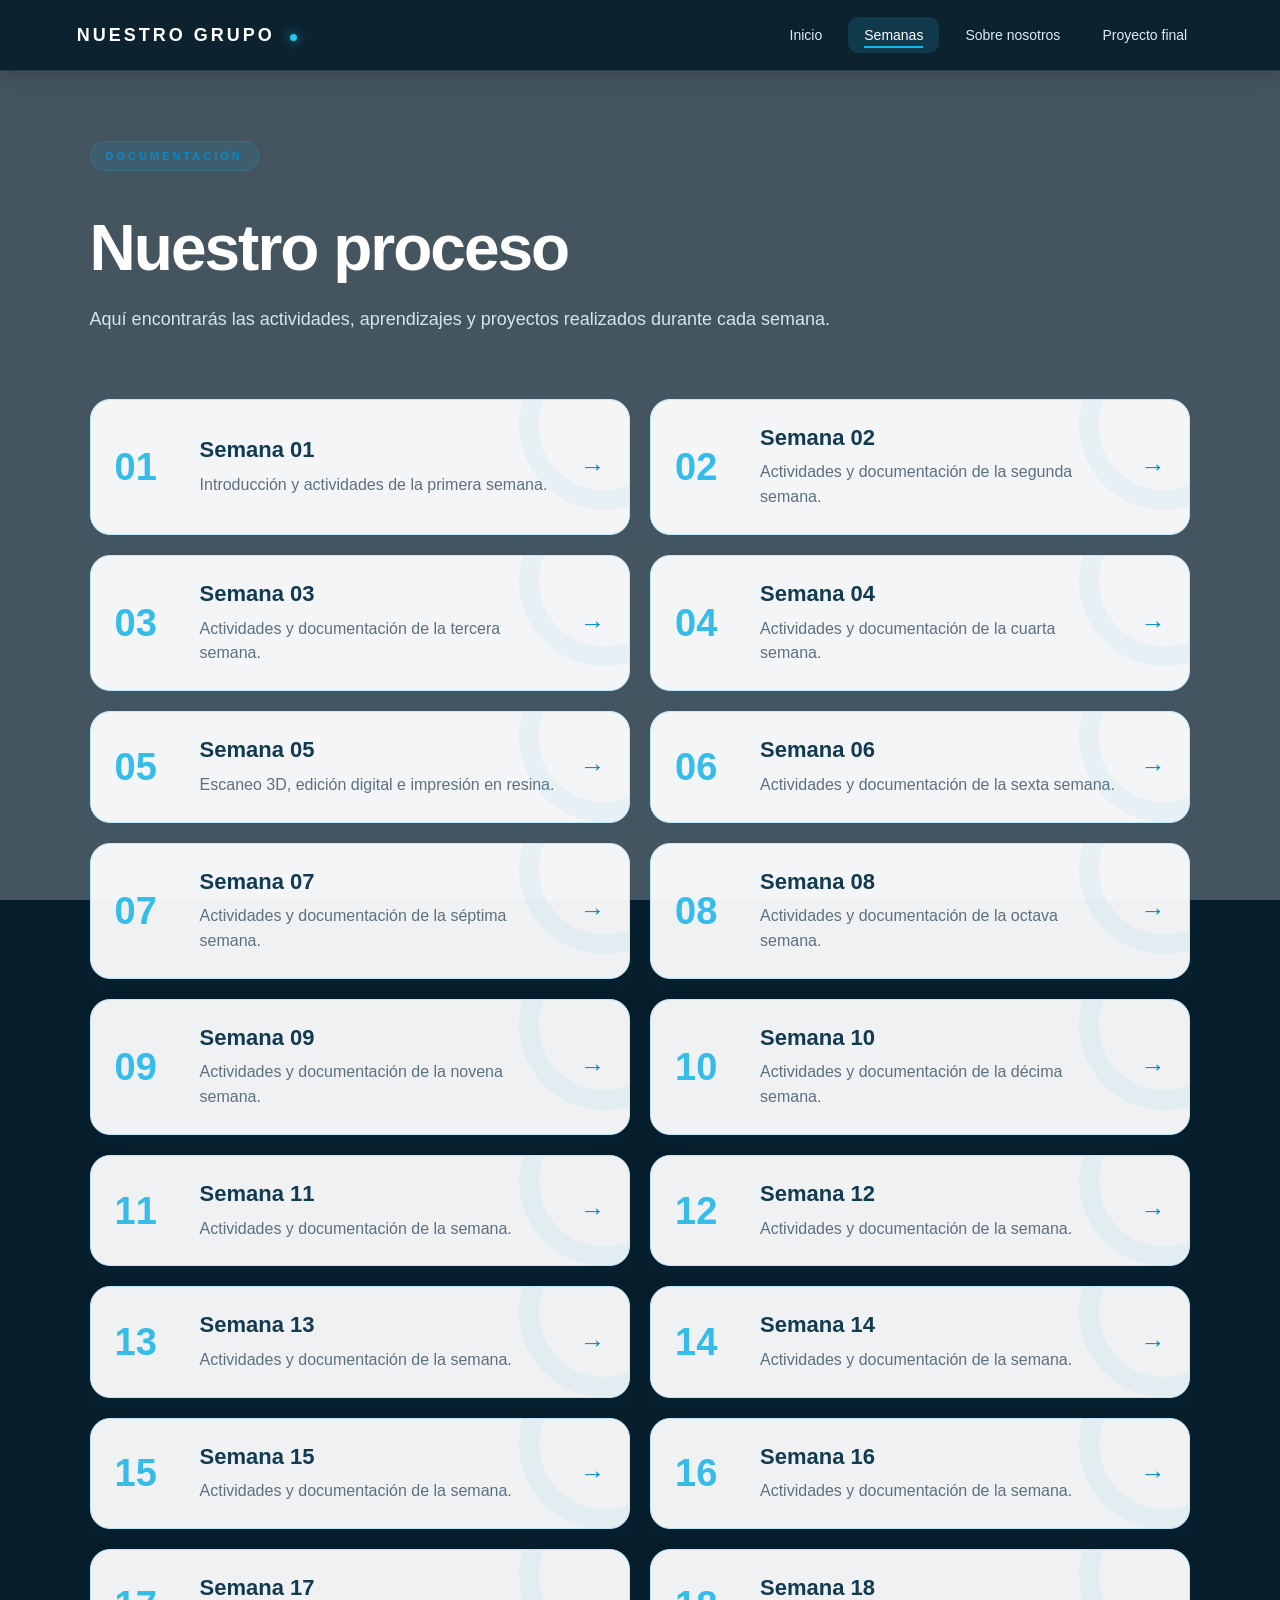
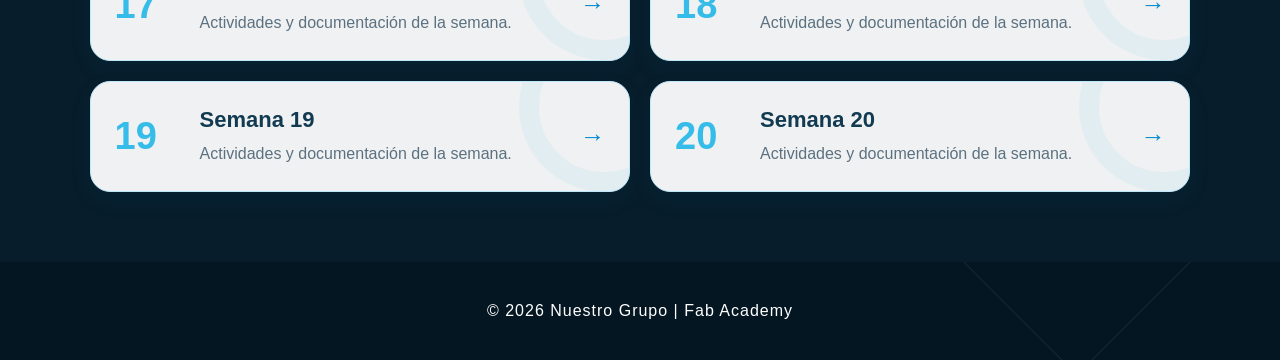
<file: semanas.html>
<!DOCTYPE html>
<html lang="es">

<head>
    <meta charset="UTF-8">
    <meta name="viewport" content="width=device-width, initial-scale=1.0">

    <title>Semanas | Nuestro Grupo</title>

    <link rel="stylesheet" href="css/style.css">
    <link rel="stylesheet" href="css/fondo.css">
</head>

<body>

    <!-- MENÚ -->
    <header class="navbar">

        <div class="logo">
            NUESTRO GRUPO
        </div>

        <nav>
            <a href="index.html">Inicio</a>
            <a href="semanas.html" class="active">Semanas</a>
            <a href="nosotros.html">Sobre nosotros</a>
            <a href="proyecto-final.html">Proyecto final</a>
        </nav>

    </header>

    <!-- CONTENIDO -->
    <main>

        <section class="weeks-header">

            <p class="small-title">
                DOCUMENTACIÓN
            </p>

            <h1>
                Nuestro proceso
            </h1>

            <p>
                Aquí encontrarás las actividades,
                aprendizajes y proyectos realizados
                durante cada semana.
            </p>

        </section>

        <!-- TARJETAS DE SEMANAS -->
        <section class="weeks-container">

            <!-- SEMANA 01 -->
            <a href="semanas/semana-01.html" class="week-card">
                <span class="week-number">01</span>
                <div>
                    <h2>Semana 01</h2>
                    <p>Introducción y actividades de la primera semana.</p>
                </div>
                <span class="arrow">→</span>
            </a>

            <!-- SEMANA 02 -->
            <a href="semanas/semana-02.html" class="week-card">
                <span class="week-number">02</span>
                <div>
                    <h2>Semana 02</h2>
                    <p>Actividades y documentación de la segunda semana.</p>
                </div>
                <span class="arrow">→</span>
            </a>

            <!-- SEMANA 03 -->
            <a href="semanas/semana-03.html" class="week-card">
                <span class="week-number">03</span>
                <div>
                    <h2>Semana 03</h2>
                    <p>Actividades y documentación de la tercera semana.</p>
                </div>
                <span class="arrow">→</span>
            </a>

            <!-- SEMANA 04 -->
            <a href="semanas/semana-04.html" class="week-card">
                <span class="week-number">04</span>
                <div>
                    <h2>Semana 04</h2>
                    <p>Actividades y documentación de la cuarta semana.</p>
                </div>
                <span class="arrow">→</span>
            </a>

            <!-- SEMANA 05 -->
            <a href="semanas/semana-05.html" class="week-card">
                <span class="week-number">05</span>
                <div>
                    <h2>Semana 05</h2>
                    <p>Escaneo 3D, edición digital e impresión en resina.</p>
                </div>
                <span class="arrow">→</span>
            </a>

            <!-- SEMANA 06 -->
            <a href="semanas/semana-06.html" class="week-card">
                <span class="week-number">06</span>
                <div>
                    <h2>Semana 06</h2>
                    <p>Actividades y documentación de la sexta semana.</p>
                </div>
                <span class="arrow">→</span>
            </a>

            <!-- SEMANA 07 -->
            <a href="semanas/semana-07.html" class="week-card">
                <span class="week-number">07</span>
                <div>
                    <h2>Semana 07</h2>
                    <p>Actividades y documentación de la séptima semana.</p>
                </div>
                <span class="arrow">→</span>
            </a>

            <!-- SEMANA 08 -->
            <a href="semanas/semana-08.html" class="week-card">
                <span class="week-number">08</span>
                <div>
                    <h2>Semana 08</h2>
                    <p>Actividades y documentación de la octava semana.</p>
                </div>
                <span class="arrow">→</span>
            </a>

            <!-- SEMANA 09 -->
            <a href="semanas/semana-09.html" class="week-card">
                <span class="week-number">09</span>
                <div>
                    <h2>Semana 09</h2>
                    <p>Actividades y documentación de la novena semana.</p>
                </div>
                <span class="arrow">→</span>
            </a>

            <!-- SEMANA 10 -->
            <a href="semanas/semana-10.html" class="week-card">
                <span class="week-number">10</span>
                <div>
                    <h2>Semana 10</h2>
                    <p>Actividades y documentación de la décima semana.</p>
                </div>
                <span class="arrow">→</span>
            </a>

            <!-- SEMANA 11 -->
            <a href="semanas/semana-11.html" class="week-card">
                <span class="week-number">11</span>
                <div>
                    <h2>Semana 11</h2>
                    <p>Actividades y documentación de la semana.</p>
                </div>
                <span class="arrow">→</span>
            </a>

            <!-- SEMANA 12 -->
            <a href="semanas/semana-12.html" class="week-card">
                <span class="week-number">12</span>
                <div>
                    <h2>Semana 12</h2>
                    <p>Actividades y documentación de la semana.</p>
                </div>
                <span class="arrow">→</span>
            </a>

            <!-- SEMANA 13 -->
            <a href="semanas/semana-13.html" class="week-card">
                <span class="week-number">13</span>
                <div>
                    <h2>Semana 13</h2>
                    <p>Actividades y documentación de la semana.</p>
                </div>
                <span class="arrow">→</span>
            </a>

            <!-- SEMANA 14 -->
            <a href="semanas/semana-14.html" class="week-card">
                <span class="week-number">14</span>
                <div>
                    <h2>Semana 14</h2>
                    <p>Actividades y documentación de la semana.</p>
                </div>
                <span class="arrow">→</span>
            </a>

            <!-- SEMANA 15 -->
            <a href="semanas/semana-15.html" class="week-card">
                <span class="week-number">15</span>
                <div>
                    <h2>Semana 15</h2>
                    <p>Actividades y documentación de la semana.</p>
                </div>
                <span class="arrow">→</span>
            </a>

            <!-- SEMANA 16 -->
            <a href="semanas/semana-16.html" class="week-card">
                <span class="week-number">16</span>
                <div>
                    <h2>Semana 16</h2>
                    <p>Actividades y documentación de la semana.</p>
                </div>
                <span class="arrow">→</span>
            </a>

            <!-- SEMANA 17 -->
            <a href="semanas/semana-17.html" class="week-card">
                <span class="week-number">17</span>
                <div>
                    <h2>Semana 17</h2>
                    <p>Actividades y documentación de la semana.</p>
                </div>
                <span class="arrow">→</span>
            </a>

            <!-- SEMANA 18 -->
            <a href="semanas/semana-18.html" class="week-card">
                <span class="week-number">18</span>
                <div>
                    <h2>Semana 18</h2>
                    <p>Actividades y documentación de la semana.</p>
                </div>
                <span class="arrow">→</span>
            </a>

            <!-- SEMANA 19 -->
            <a href="semanas/semana-19.html" class="week-card">
                <span class="week-number">19</span>
                <div>
                    <h2>Semana 19</h2>
                    <p>Actividades y documentación de la semana.</p>
                </div>
                <span class="arrow">→</span>
            </a>

            <!-- SEMANA 20 -->
            <a href="semanas/semana-20.html" class="week-card">
                <span class="week-number">20</span>
                <div>
                    <h2>Semana 20</h2>
                    <p>Actividades y documentación de la semana.</p>
                </div>
                <span class="arrow">→</span>
            </a>

        </section>

    </main>

    <!-- FOOTER -->
    <footer>
        <p>
            © 2026 Nuestro Grupo | Fab Academy
        </p>
    </footer>

</body>
</html>
</file>
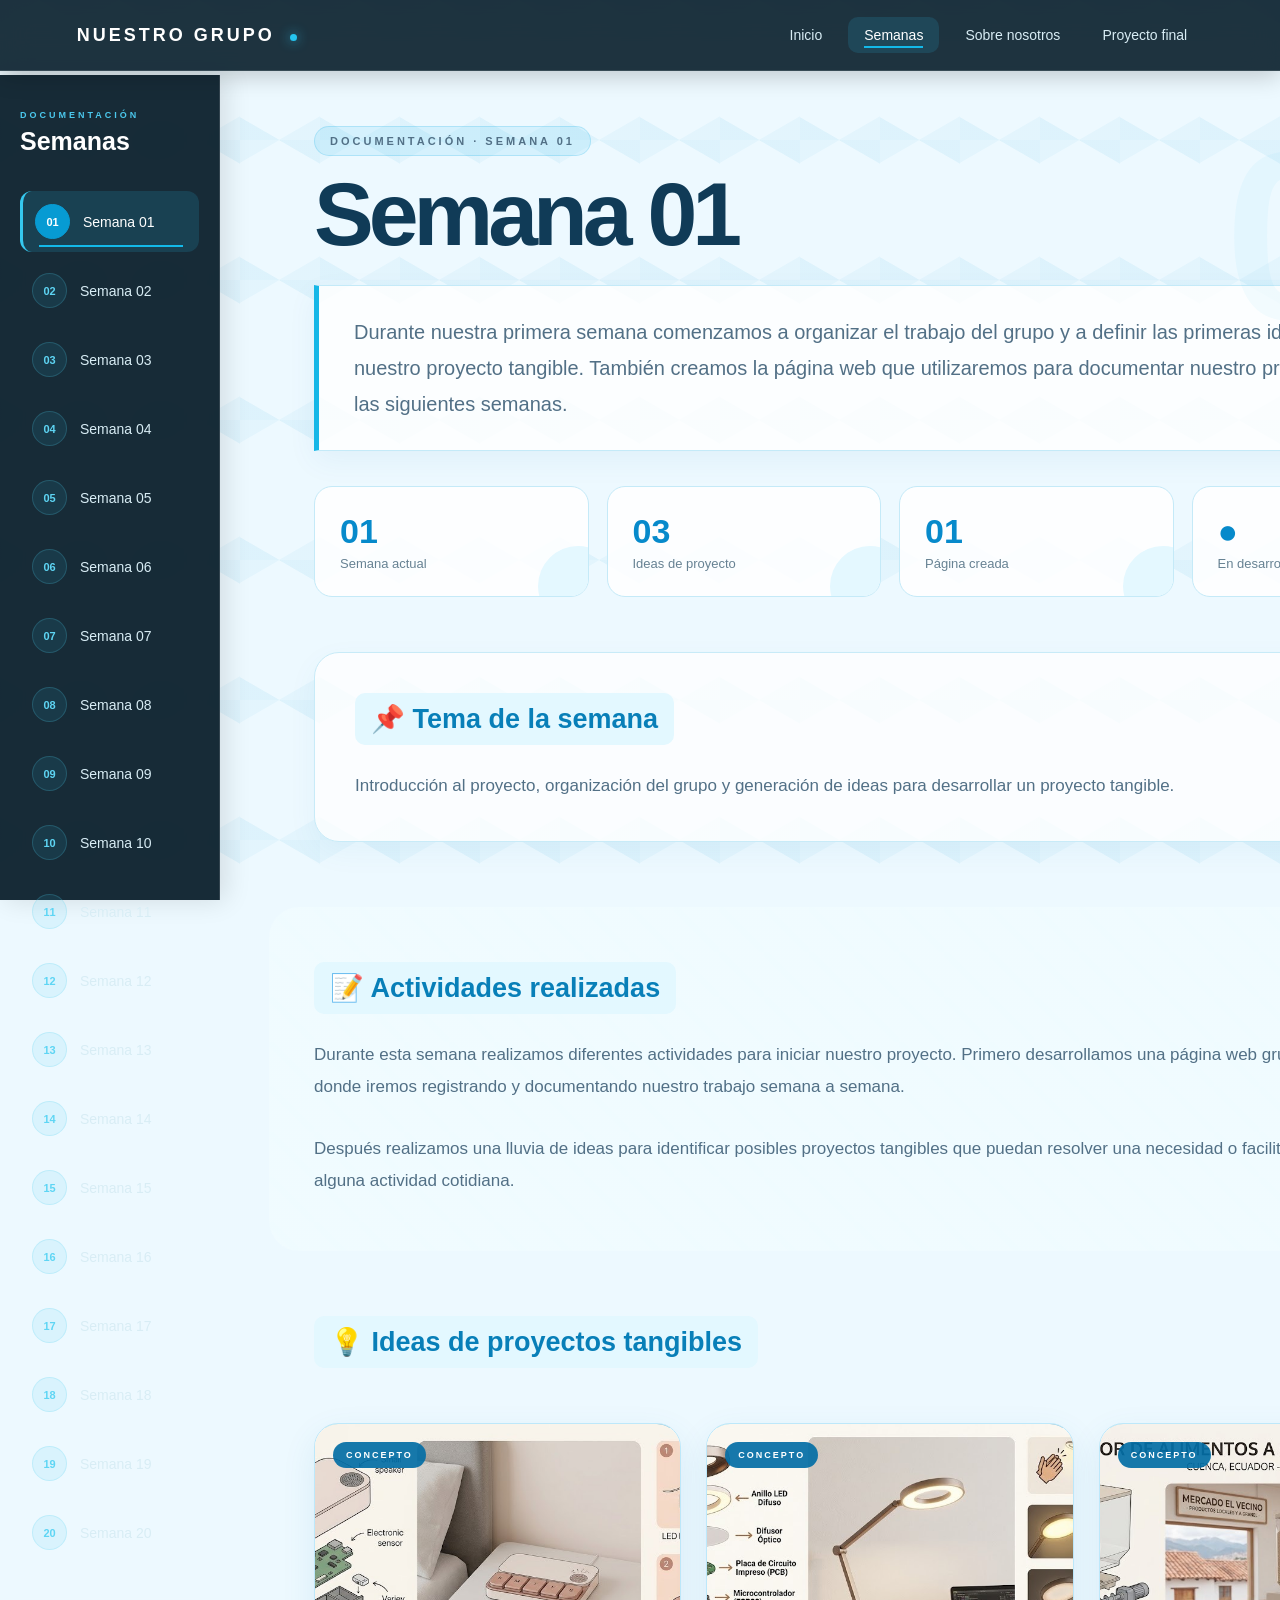
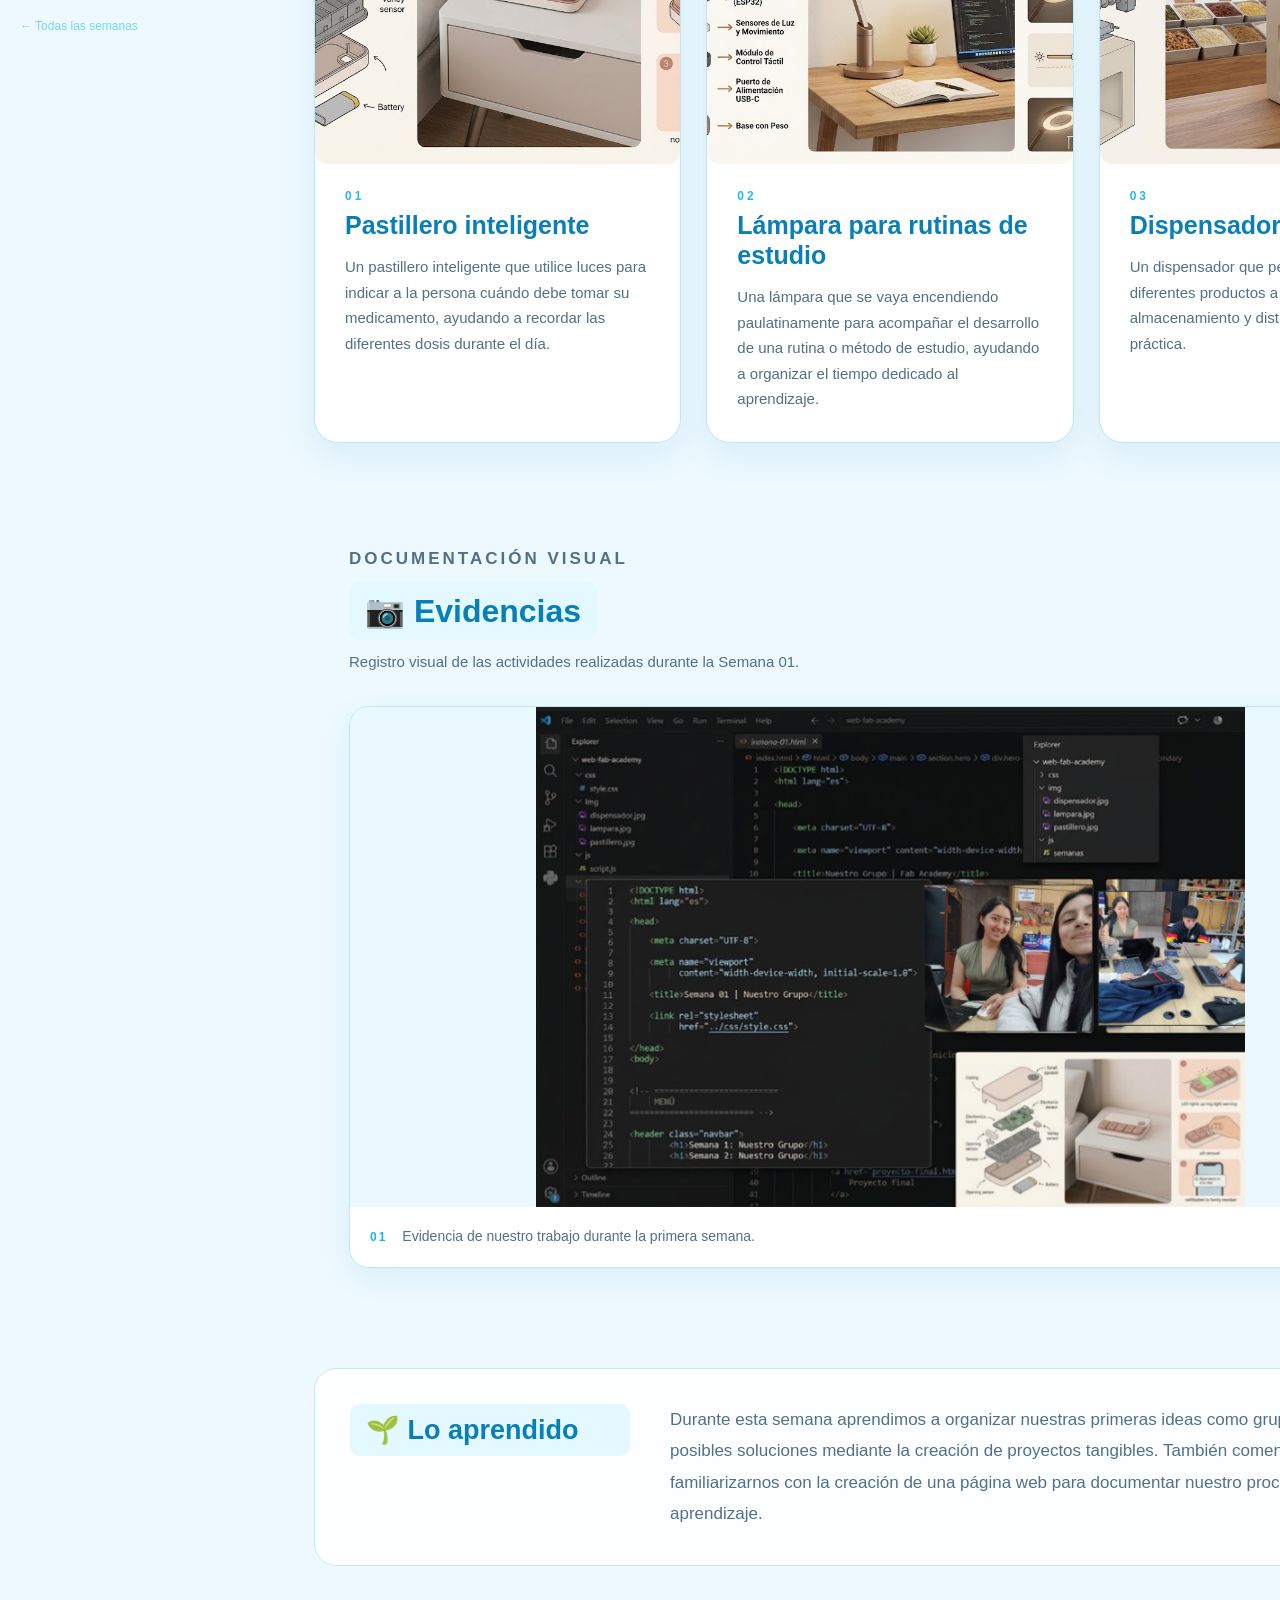
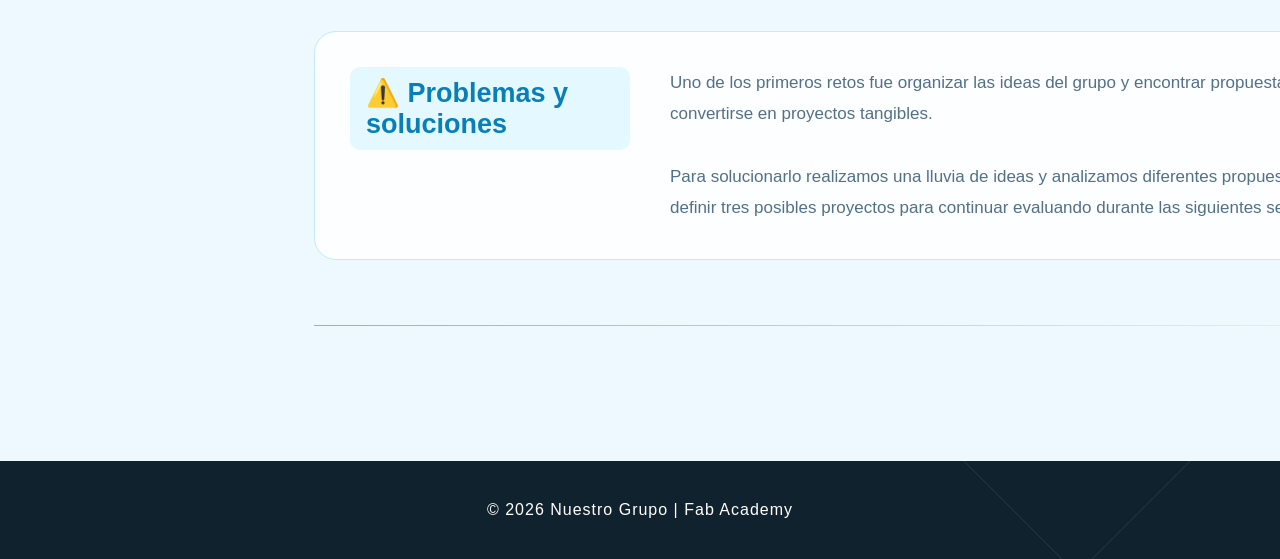
<file: semanas/semana-01.html>
<!DOCTYPE html>
<html lang="es">

<head>
    <meta charset="UTF-8">
    <meta name="viewport" content="width=device-width, initial-scale=1.0">

    <title>Semana 01 | Nuestro Grupo</title>

    <link rel="stylesheet" href="../css/style.css">
    <link rel="stylesheet" href="../css/fondo.css">
</head>

<body class="week-one-page">

    <!-- =========================
         MENÚ PRINCIPAL
    ========================= -->

    <header class="navbar">

        <div class="logo">
            NUESTRO GRUPO
        </div>

        <nav>
            <a href="../index.html">Inicio</a>

            <a href="../semanas.html" class="active">
                Semanas
            </a>

            <a href="../nosotros.html">
                Sobre nosotros
            </a>

            <a href="../proyecto-final.html">
                Proyecto final
            </a>
        </nav>

    </header>


    <!-- =========================
         CONTENIDO
    ========================= -->

    <main>

        <!-- NAVEGACIÓN ENTRE SEMANAS -->

        <aside class="weeks-sidebar">

            <div class="sidebar-title">
                <span>DOCUMENTACIÓN</span>
                <h2>Semanas</h2>
            </div>

            <nav class="sidebar-weeks">

                <a href="semana-01.html" class="sidebar-week">
                    <span>01</span> Semana 01
                </a>

                <a href="semana-02.html" class="sidebar-week">
                    <span>02</span> Semana 02
                </a>

                <a href="semana-03.html" class="sidebar-week">
                    <span>03</span> Semana 03
                </a>

                <a href="semana-04.html" class="sidebar-week">
                    <span>04</span> Semana 04
                </a>

                <a href="semana-05.html" class="sidebar-week">
                    <span>05</span> Semana 05
                </a>

                <a href="semana-06.html" class="sidebar-week">
                    <span>06</span> Semana 06
                </a>

                <a href="semana-07.html" class="sidebar-week">
                    <span>07</span> Semana 07
                </a>

                <a href="semana-08.html" class="sidebar-week">
                    <span>08</span> Semana 08
                </a>

                <a href="semana-09.html" class="sidebar-week">
                    <span>09</span> Semana 09
                </a>

                <a href="semana-10.html" class="sidebar-week">
                    <span>10</span> Semana 10
                </a>

                <a href="semana-11.html" class="sidebar-week">
                    <span>11</span> Semana 11
                </a>

                <a href="semana-12.html" class="sidebar-week">
                    <span>12</span> Semana 12
                </a>

                <a href="semana-13.html" class="sidebar-week">
                    <span>13</span> Semana 13
                </a>

                <a href="semana-14.html" class="sidebar-week">
                    <span>14</span> Semana 14
                </a>

                <a href="semana-15.html" class="sidebar-week">
                    <span>15</span> Semana 15
                </a>

                <a href="semana-16.html" class="sidebar-week">
                    <span>16</span> Semana 16
                </a>

                <a href="semana-17.html" class="sidebar-week">
                    <span>17</span> Semana 17
                </a>

                <a href="semana-18.html" class="sidebar-week">
                    <span>18</span> Semana 18
                </a>

                <a href="semana-19.html" class="sidebar-week">
                    <span>19</span> Semana 19
                </a>

                <a href="semana-20.html" class="sidebar-week">
                    <span>20</span> Semana 20
                </a>

            </nav>

            <a href="../semanas.html" class="sidebar-back">
                ← Todas las semanas
            </a>

        </aside>


        <!-- =========================
             DETALLE DE LA SEMANA
        ========================= -->

        <section class="week-detail">

            <p class="small-title">
                DOCUMENTACIÓN · SEMANA 01
            </p>

            <h1>
                Semana 01
            </h1>

            <p class="week-intro">
                Durante nuestra primera semana comenzamos
                a organizar el trabajo del grupo y a definir
                las primeras ideas para nuestro proyecto
                tangible. También creamos la página web
                que utilizaremos para documentar nuestro
                proceso durante las siguientes semanas.
            </p>


            <!-- ESTADÍSTICAS -->

            <section class="week-stats">

                <div class="stat-card">
                    <div class="stat-number">01</div>
                    <div class="stat-label">Semana actual</div>
                </div>

                <div class="stat-card">
                    <div class="stat-number">03</div>
                    <div class="stat-label">Ideas de proyecto</div>
                </div>

                <div class="stat-card">
                    <div class="stat-number">01</div>
                    <div class="stat-label">Página creada</div>
                </div>

                <div class="stat-card">
                    <div class="stat-number">●</div>
                    <div class="stat-label">En desarrollo</div>
                </div>

            </section>


            <!-- =========================
                 TEMA
            ========================= -->

            <section class="content-block">

                <h2>
                    📌 Tema de la semana
                </h2>

                <p>
                    Introducción al proyecto, organización
                    del grupo y generación de ideas para
                    desarrollar un proyecto tangible.
                </p>

            </section>


            <!-- =========================
                 ACTIVIDADES
            ========================= -->

            <section class="content-block">

                <h2>
                    📝 Actividades realizadas
                </h2>

                <p>
                    Durante esta semana realizamos diferentes
                    actividades para iniciar nuestro proyecto.
                    Primero desarrollamos una página web grupal
                    donde iremos registrando y documentando
                    nuestro trabajo semana a semana.

                    <br><br>

                    Después realizamos una lluvia de ideas
                    para identificar posibles proyectos
                    tangibles que puedan resolver una
                    necesidad o facilitar alguna actividad
                    cotidiana.
                </p>

            </section>


            <!-- =========================
                 IDEAS DE PROYECTO
            ========================= -->

            <section class="content-block">

                <h2>
                    💡 Ideas de proyectos tangibles
                </h2>

                <div class="project-ideas">

                    <!-- IDEA 1 -->

                    <div class="idea-card">

                        <div class="idea-image">
                            <img src="../img/pastillero.jpg"
                                 alt="Concepto de pastillero inteligente">
                        </div>

                        <div class="idea-number">
                            01
                        </div>

                        <h3>
                            Pastillero inteligente
                        </h3>

                        <p>
                            Un pastillero inteligente que utilice
                            luces para indicar a la persona cuándo
                            debe tomar su medicamento, ayudando a
                            recordar las diferentes dosis durante
                            el día.
                        </p>

                    </div>


                    <!-- IDEA 2 -->

                    <div class="idea-card">

                        <div class="idea-image">
                            <img src="../img/lampara.jpg"
                                 alt="Concepto de lámpara para rutinas de estudio">
                        </div>

                        <div class="idea-number">
                            02
                        </div>

                        <h3>
                            Lámpara para rutinas de estudio
                        </h3>

                        <p>
                            Una lámpara que se vaya encendiendo
                            paulatinamente para acompañar el
                            desarrollo de una rutina o método
                            de estudio, ayudando a organizar
                            el tiempo dedicado al aprendizaje.
                        </p>

                    </div>


                    <!-- IDEA 3 -->

                    <div class="idea-card">

                        <div class="idea-image">
                            <img src="../img/dispensador.jpg"
                                 alt="Concepto de dispensador a granel">
                        </div>

                        <div class="idea-number">
                            03
                        </div>

                        <h3>
                            Dispensador a granel
                        </h3>

                        <p>
                            Un dispensador que permita colocar
                            diferentes productos a granel y
                            facilitar su almacenamiento y
                            distribución de manera práctica.
                        </p>

                    </div>

                </div>

            </section>


            <!-- =========================
                 EVIDENCIAS
            ========================= -->

            <section class="content-block evidence-section">

                <div class="evidence-title">

                    <p class="evidence-label">
                        DOCUMENTACIÓN VISUAL
                    </p>

                    <h2>
                        📷 Evidencias
                    </h2>

                    <p>
                        Registro visual de las actividades
                        realizadas durante la Semana 01.
                    </p>

                </div>


                <div class="evidence-gallery">

                    <div class="evidence-card">

                        <img src="../img/semana-01/evidencia-01.png"
                             alt="Evidencia de la Semana 01">

                        <div class="evidence-caption">

                            <span>01</span>

                            <p>
                                Evidencia de nuestro trabajo
                                durante la primera semana.
                            </p>

                        </div>

                    </div>

                </div>

            </section>


            <!-- =========================
                 LO APRENDIDO
            ========================= -->

            <section class="content-block">

                <h2>
                    🌱 Lo aprendido
                </h2>

                <p>
                    Durante esta semana aprendimos a organizar
                    nuestras primeras ideas como grupo y a
                    identificar posibles soluciones mediante
                    la creación de proyectos tangibles.

                    También comenzamos a familiarizarnos con
                    la creación de una página web para documentar
                    nuestro proceso de trabajo y aprendizaje.
                </p>

            </section>


            <!-- =========================
                 PROBLEMAS Y SOLUCIONES
            ========================= -->

            <section class="content-block">

                <h2>
                    ⚠️ Problemas y soluciones
                </h2>

                <p>
                    Uno de los primeros retos fue organizar
                    las ideas del grupo y encontrar propuestas
                    que pudieran convertirse en proyectos
                    tangibles.

                    <br><br>

                    Para solucionarlo realizamos una lluvia
                    de ideas y analizamos diferentes propuestas,
                    llegando a definir tres posibles proyectos
                    para continuar evaluando durante las
                    siguientes semanas.
                </p>

            </section>

        </section>

    </main>


    <!-- =========================
         FOOTER
    ========================= -->

    <footer>

        <p>
            © 2026 Nuestro Grupo | Fab Academy
        </p>

    </footer>


    <!-- =========================
         RESALTAR SEMANA ACTUAL
    ========================= -->

    <script>

        const currentPage = window.location.pathname.split("/").pop();

        document.querySelectorAll(".sidebar-week").forEach(link => {

            if (link.getAttribute("href") === currentPage) {
                link.classList.add("active");
            }

        });

    </script>

</body>
</html>
</file>
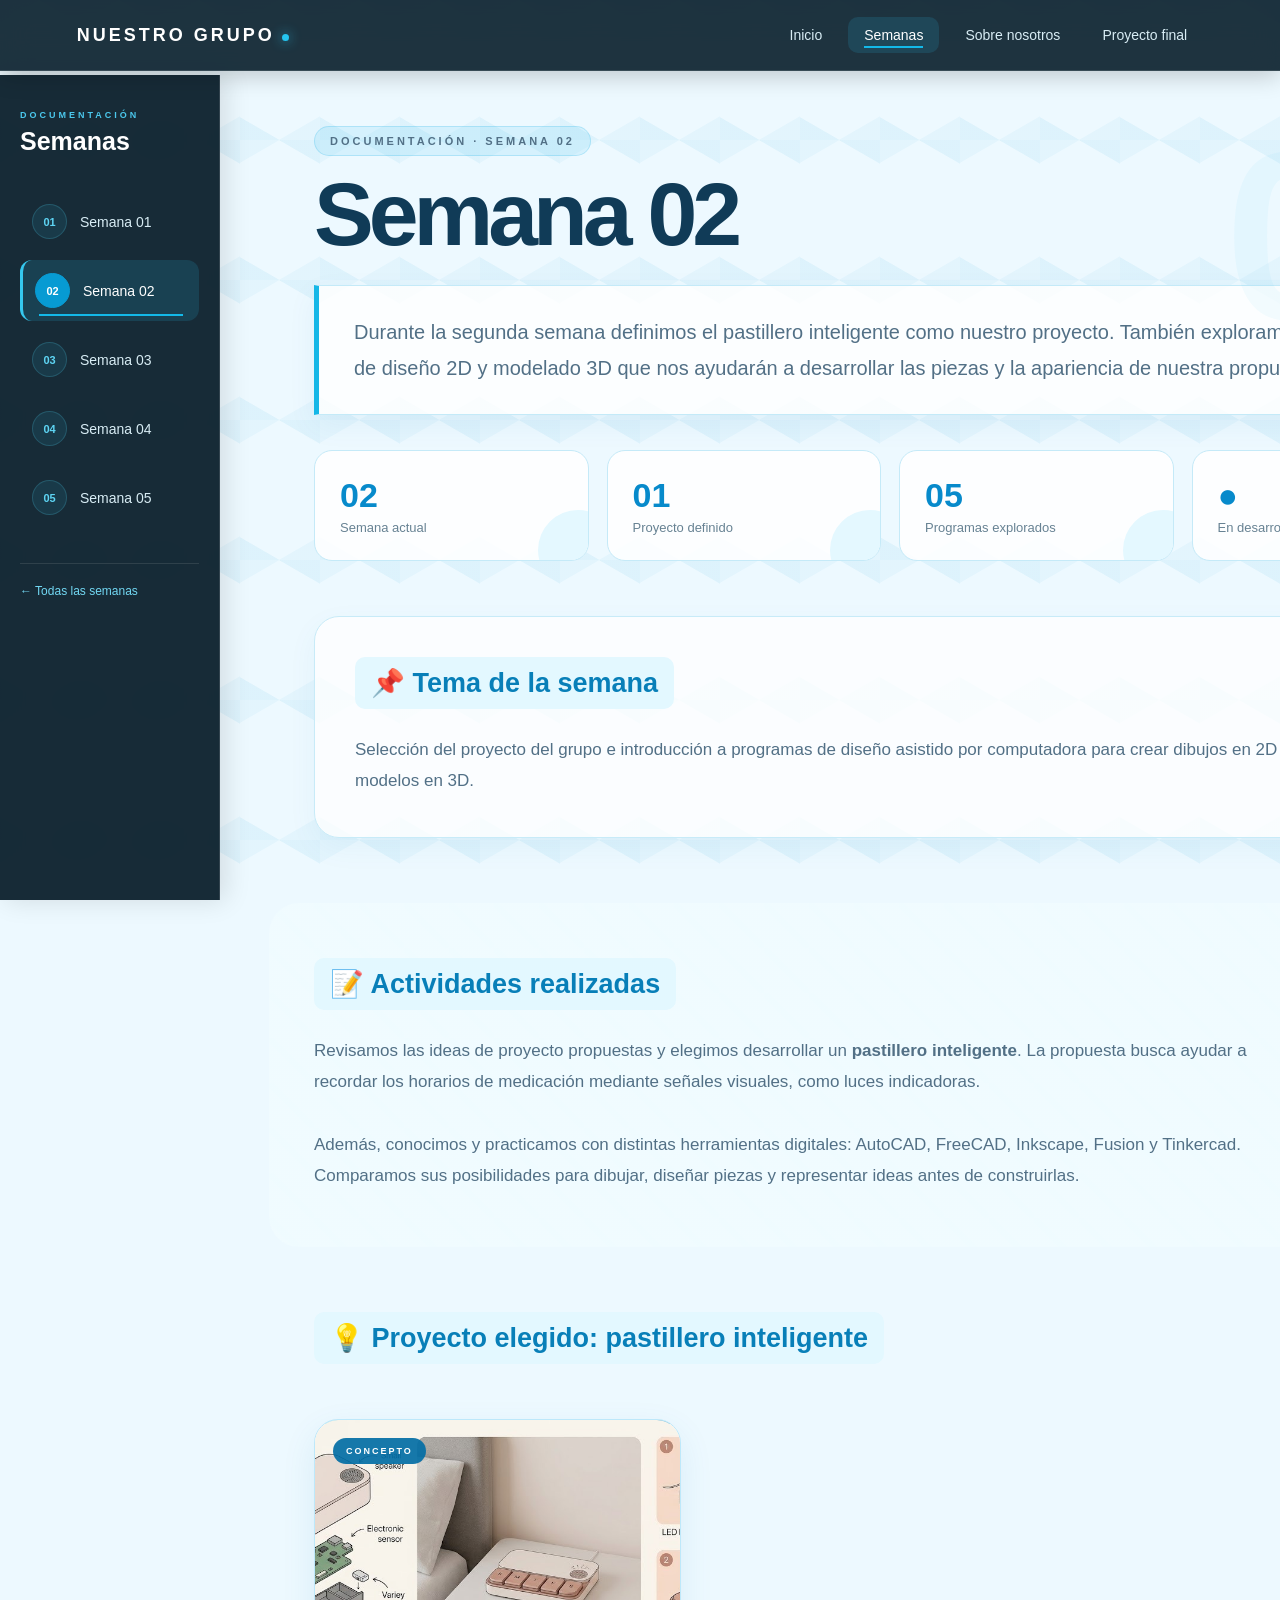
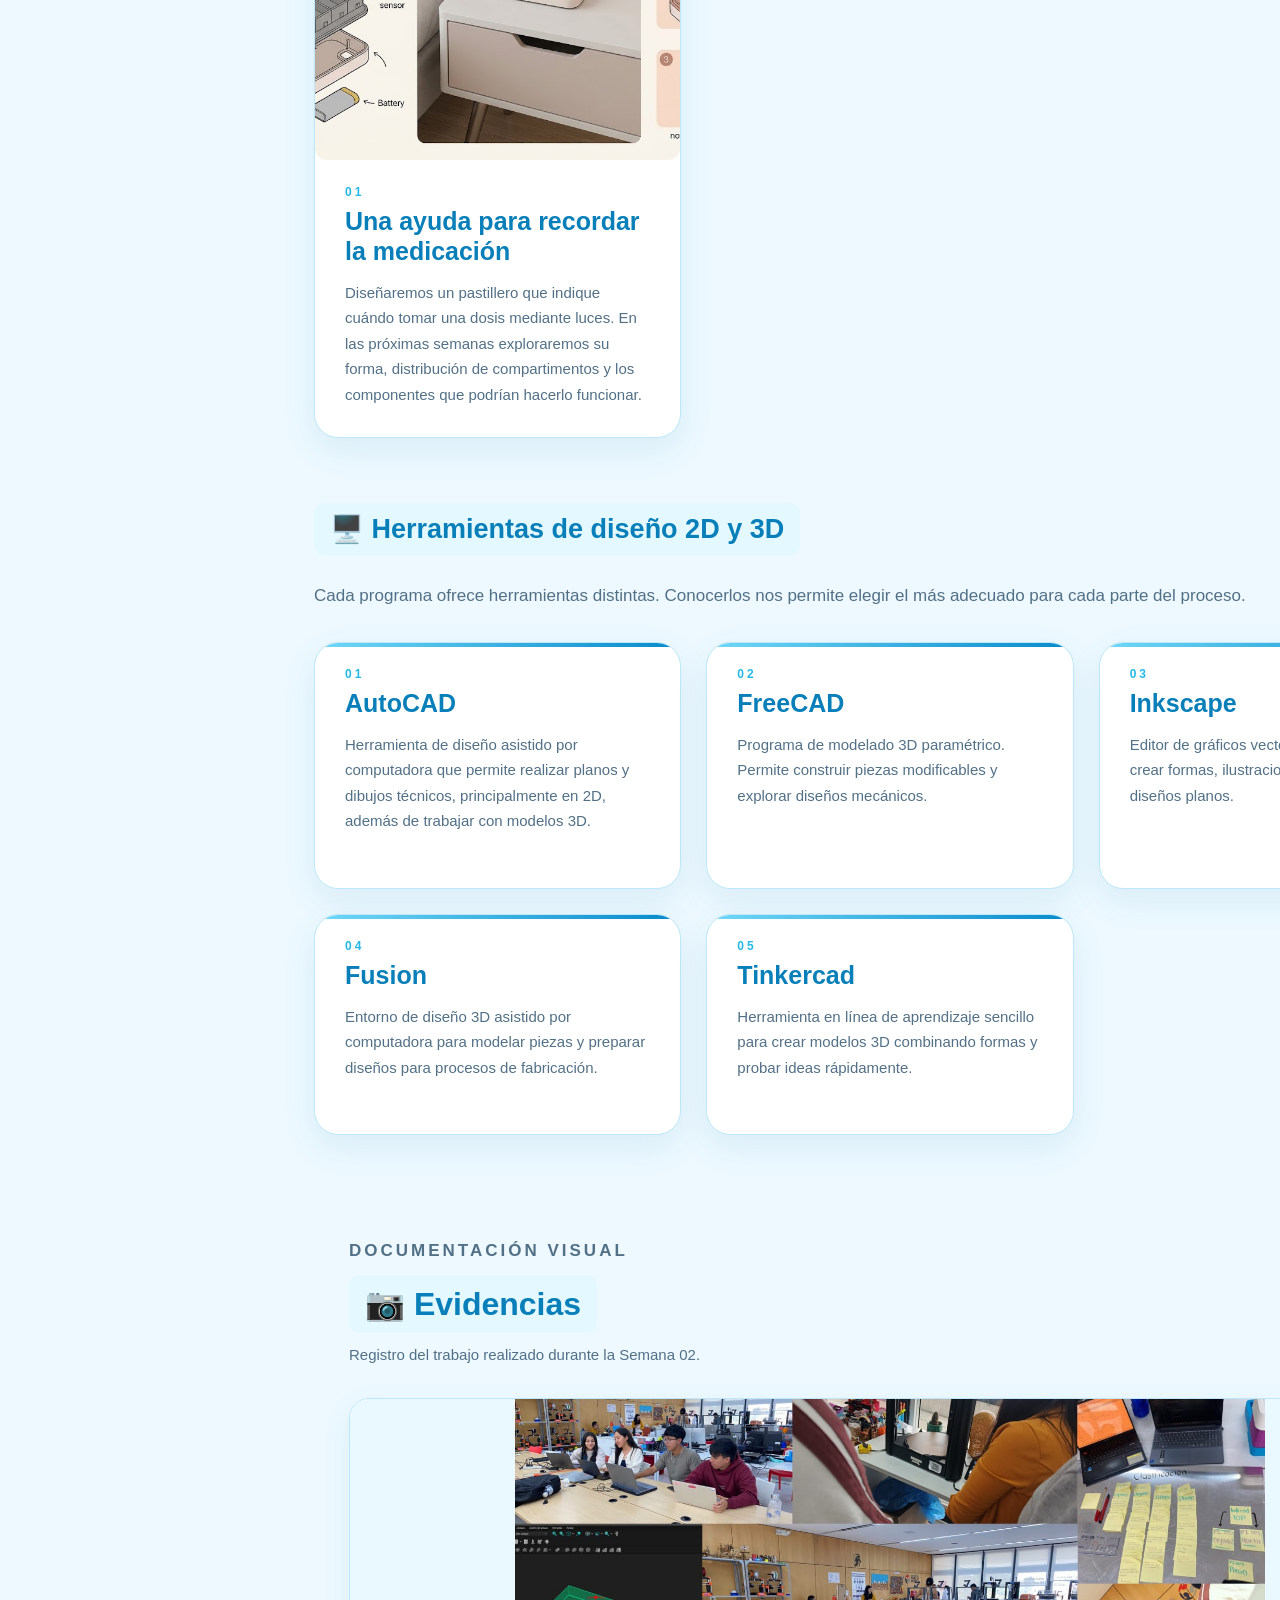
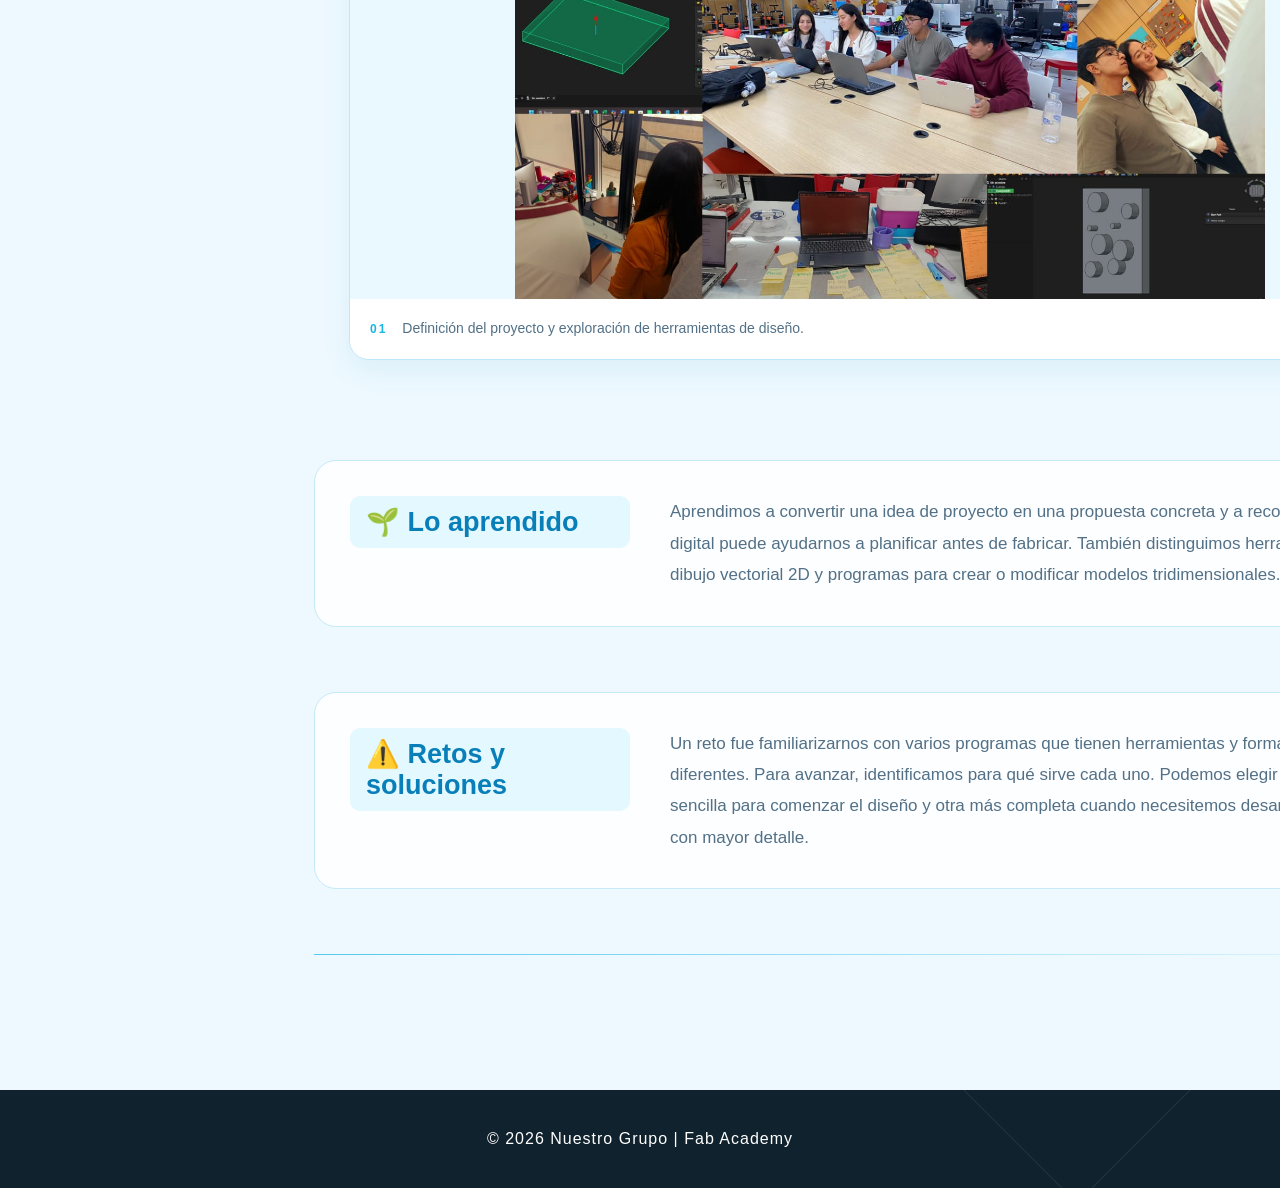
<file: semanas/semana-02.html>
<!DOCTYPE html>
<html lang="es">
<head>
    <meta charset="UTF-8">
    <meta name="viewport" content="width=device-width, initial-scale=1.0">
    <title>Semana 02 | Nuestro Grupo</title>

    <link rel="stylesheet" href="../css/style.css">
    <link rel="stylesheet" href="../css/fondo.css">
</head>

<body class="week-two-page">

<header class="navbar">
    <div class="logo">NUESTRO GRUPO</div>

    <nav>
        <a href="../index.html">Inicio</a>
        <a href="../semanas.html" class="active">Semanas</a>
        <a href="../nosotros.html">Sobre nosotros</a>
        <a href="../proyecto-final.html">Proyecto final</a>
    </nav>
</header>

<main>

    <aside class="weeks-sidebar">
        <div class="sidebar-title">
            <span>DOCUMENTACIÓN</span>
            <h2>Semanas</h2>
        </div>

        <nav class="sidebar-weeks">
            <a href="semana-01.html" class="sidebar-week">
                <span>01</span>
                Semana 01
            </a>

            <a href="semana-02.html" class="sidebar-week active">
                <span>02</span>
                Semana 02
            </a>

            <a href="semana-03.html" class="sidebar-week">
                <span>03</span>
                Semana 03
            </a>

            <a href="semana-04.html" class="sidebar-week">
                <span>04</span>
                Semana 04
            </a>

        
            <a href="semana-05.html" class="sidebar-week">
                <span>05</span>
                  Semana 05
             </a>

        </nav>

        <a href="../semanas.html" class="sidebar-back">
            ← Todas las semanas
        </a>
    </aside>

    <section class="week-detail">

        <p class="small-title">DOCUMENTACIÓN · SEMANA 02</p>

        <h1>Semana 02</h1>

        <p class="week-intro">
            Durante la segunda semana definimos el pastillero inteligente
            como nuestro proyecto. También exploramos herramientas de diseño
            2D y modelado 3D que nos ayudarán a desarrollar las piezas y la
            apariencia de nuestra propuesta.
        </p>

        <section class="week-stats">

            <div class="stat-card">
                <div class="stat-number">02</div>
                <div class="stat-label">Semana actual</div>
            </div>

            <div class="stat-card">
                <div class="stat-number">01</div>
                <div class="stat-label">Proyecto definido</div>
            </div>

            <div class="stat-card">
                <div class="stat-number">05</div>
                <div class="stat-label">Programas explorados</div>
            </div>

            <div class="stat-card">
                <div class="stat-number">●</div>
                <div class="stat-label">En desarrollo</div>
            </div>

        </section>

        <section class="content-block">
            <h2>📌 Tema de la semana</h2>

            <p>
                Selección del proyecto del grupo e introducción a programas
                de diseño asistido por computadora para crear dibujos en 2D
                y modelos en 3D.
            </p>
        </section>

        <section class="content-block">
            <h2>📝 Actividades realizadas</h2>

            <p>
                Revisamos las ideas de proyecto propuestas y elegimos
                desarrollar un <strong>pastillero inteligente</strong>.
                La propuesta busca ayudar a recordar los horarios de
                medicación mediante señales visuales, como luces indicadoras.

                <br><br>

                Además, conocimos y practicamos con distintas herramientas
                digitales: AutoCAD, FreeCAD, Inkscape, Fusion y Tinkercad.
                Comparamos sus posibilidades para dibujar, diseñar piezas y
                representar ideas antes de construirlas.
            </p>
        </section>

        <section class="content-block">
            <h2>💡 Proyecto elegido: pastillero inteligente</h2>

            <div class="project-ideas">

                <div class="idea-card">

                    <div class="idea-image">
                        <img src="../img/pastillero.jpg"
                             alt="Concepto de pastillero inteligente">
                    </div>

                    <div class="idea-number">01</div>

                    <h3>Una ayuda para recordar la medicación</h3>

                    <p>
                        Diseñaremos un pastillero que indique cuándo tomar
                        una dosis mediante luces. En las próximas semanas
                        exploraremos su forma, distribución de compartimentos
                        y los componentes que podrían hacerlo funcionar.
                    </p>

                </div>

            </div>
        </section>

        <section class="content-block">
            <h2>🖥️ Herramientas de diseño 2D y 3D</h2>

            <p>
                Cada programa ofrece herramientas distintas. Conocerlos nos
                permite elegir el más adecuado para cada parte del proceso.
            </p>

            <div class="project-ideas software-cards">

                <div class="idea-card">
                    <div class="idea-number">01</div>
                    <h3>AutoCAD</h3>
                    <p>
                        Herramienta de diseño asistido por computadora que
                        permite realizar planos y dibujos técnicos,
                        principalmente en 2D, además de trabajar con modelos 3D.
                    </p>
                </div>

                <div class="idea-card">
                    <div class="idea-number">02</div>
                    <h3>FreeCAD</h3>
                    <p>
                        Programa de modelado 3D paramétrico. Permite construir
                        piezas modificables y explorar diseños mecánicos.
                    </p>
                </div>

                <div class="idea-card">
                    <div class="idea-number">03</div>
                    <h3>Inkscape</h3>
                    <p>
                        Editor de gráficos vectoriales 2D útil para crear
                        formas, ilustraciones, diagramas y diseños planos.
                    </p>
                </div>

                <div class="idea-card">
                    <div class="idea-number">04</div>
                    <h3>Fusion</h3>
                    <p>
                        Entorno de diseño 3D asistido por computadora para
                        modelar piezas y preparar diseños para procesos
                        de fabricación.
                    </p>
                </div>

                <div class="idea-card">
                    <div class="idea-number">05</div>
                    <h3>Tinkercad</h3>
                    <p>
                        Herramienta en línea de aprendizaje sencillo para
                        crear modelos 3D combinando formas y probar ideas
                        rápidamente.
                    </p>
                </div>

            </div>
        </section>

        <section class="content-block evidence-section">

            <div class="evidence-title">
                <p class="evidence-label">DOCUMENTACIÓN VISUAL</p>
                <h2>📷 Evidencias</h2>
                <p>Registro del trabajo realizado durante la Semana 02.</p>
            </div>

            <div class="evidence-gallery">

                <div class="evidence-card">
                    <img src="../img/semana-02/evidencia-02.jpeg"
                         alt="Diseño o actividad de la Semana 02">

                    <div class="evidence-caption">
                        <span>01</span>
                        <p>
                            Definición del proyecto y exploración de
                            herramientas de diseño.
                        </p>
                    </div>
                </div>

            </div>
        </section>

        <section class="content-block">
            <h2>🌱 Lo aprendido</h2>

            <p>
                Aprendimos a convertir una idea de proyecto en una propuesta
                concreta y a reconocer que el diseño digital puede ayudarnos
                a planificar antes de fabricar. También distinguimos
                herramientas para dibujo vectorial 2D y programas para crear
                o modificar modelos tridimensionales.
            </p>
        </section>

        <section class="content-block">
            <h2>⚠️ Retos y soluciones</h2>

            <p>
                Un reto fue familiarizarnos con varios programas que tienen
                herramientas y formas de trabajo diferentes. Para avanzar,
                identificamos para qué sirve cada uno. Podemos elegir una
                herramienta sencilla para comenzar el diseño y otra más
                completa cuando necesitemos desarrollar las piezas con
                mayor detalle.
            </p>
        </section>

    </section>
</main>

<footer>
    <p>© 2026 Nuestro Grupo | Fab Academy</p>
</footer>

</body>
</html>
</file>
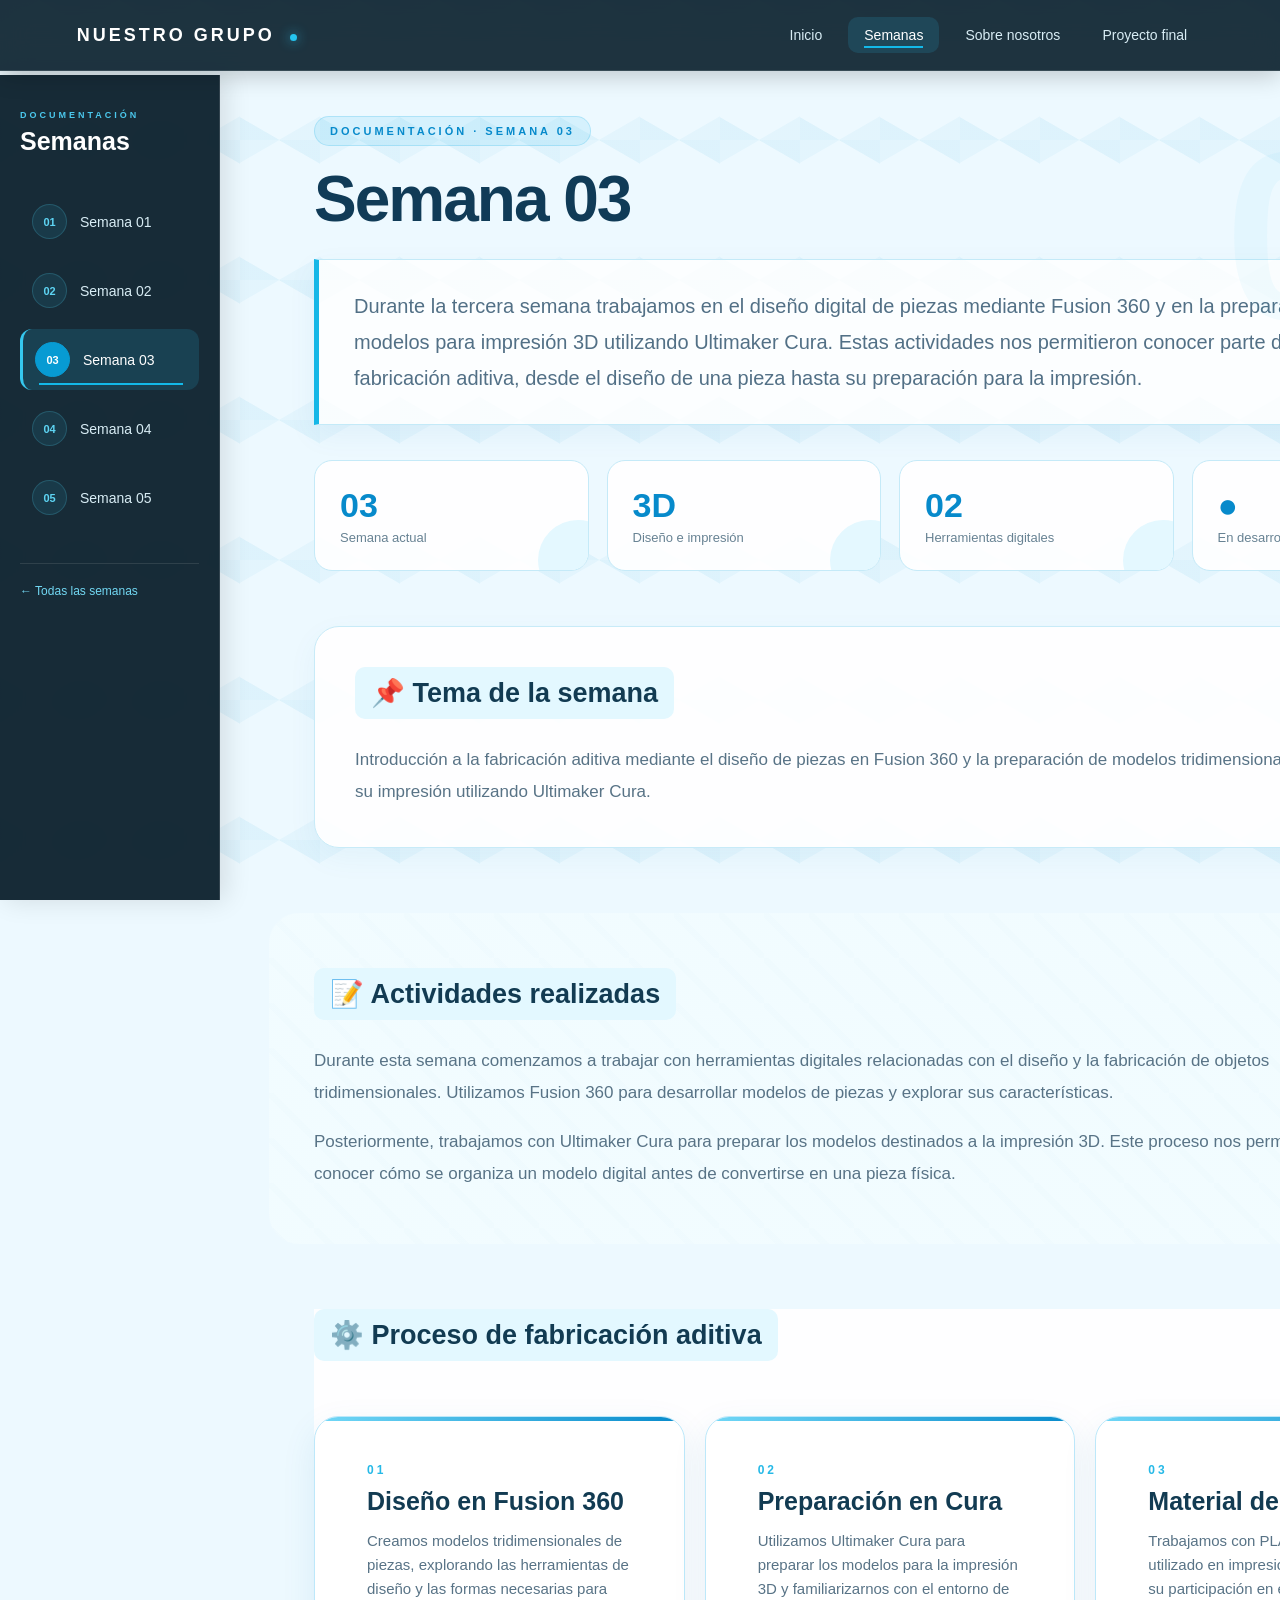
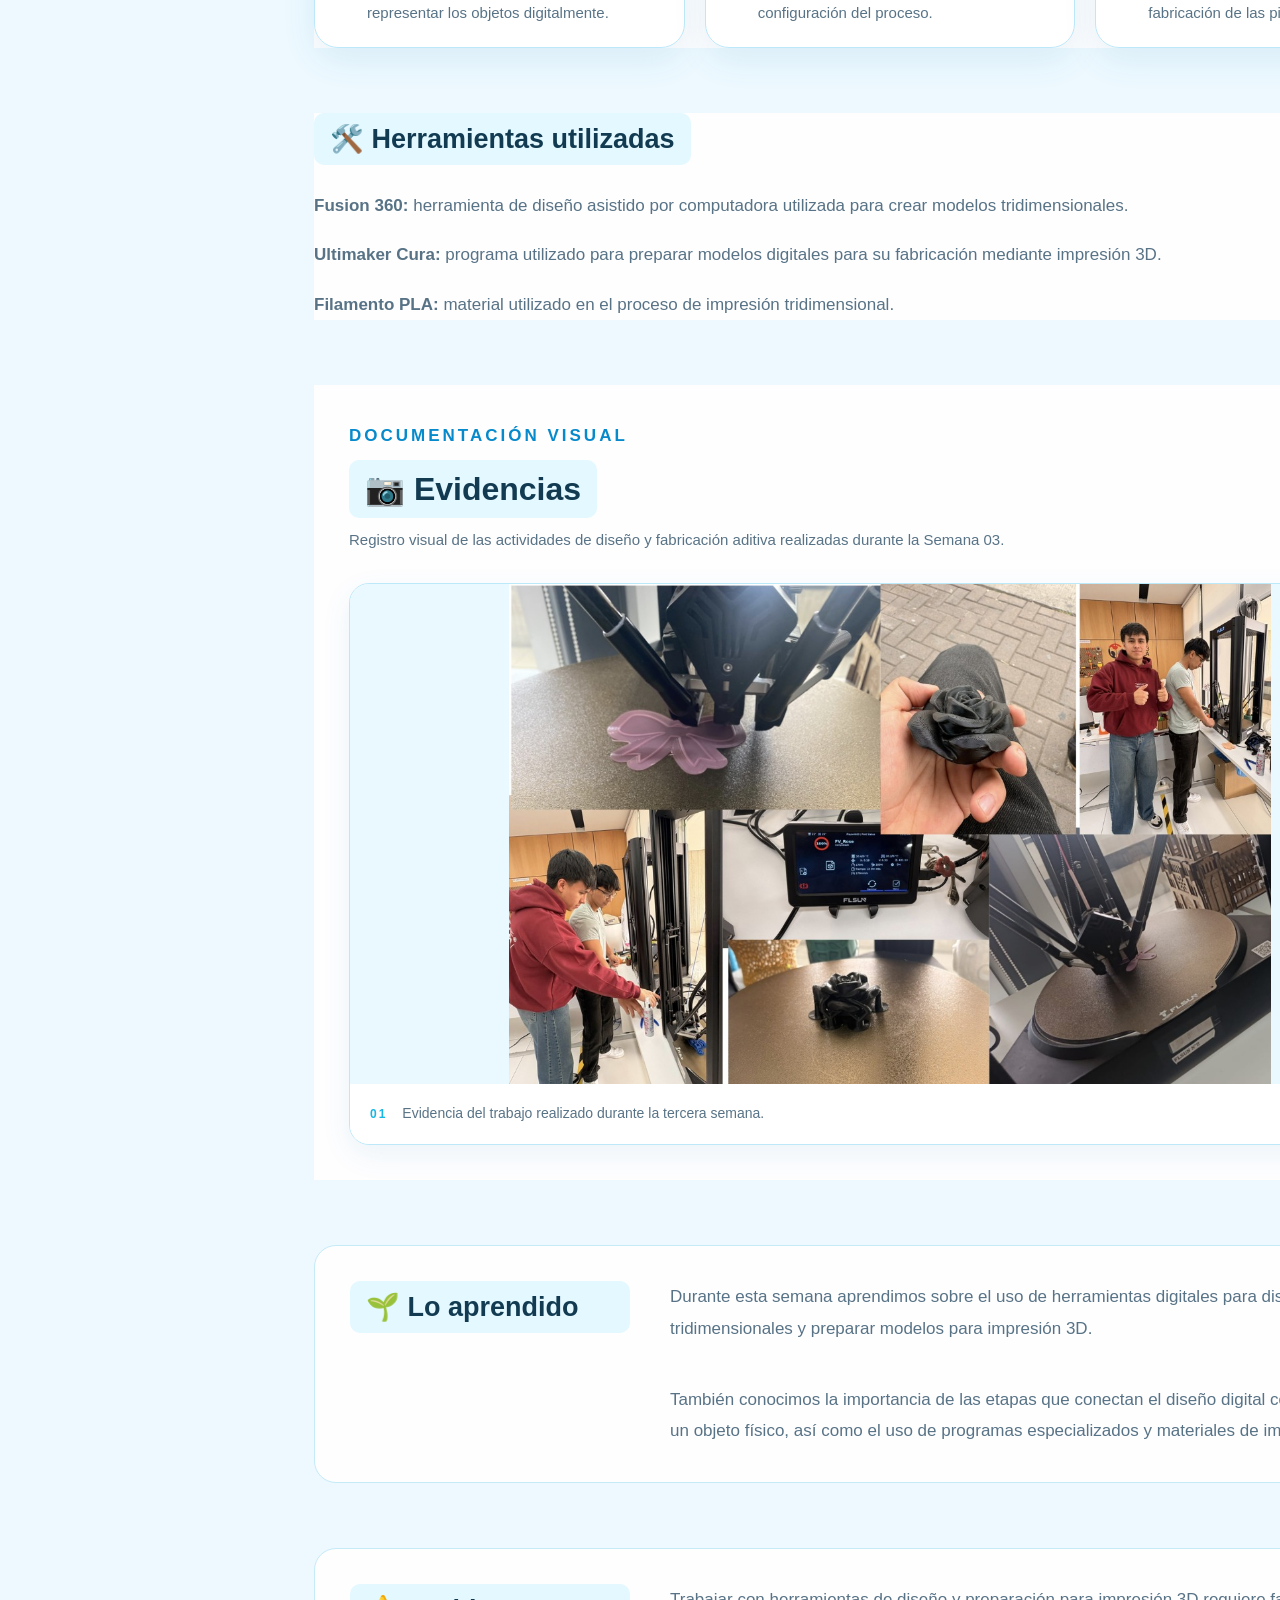
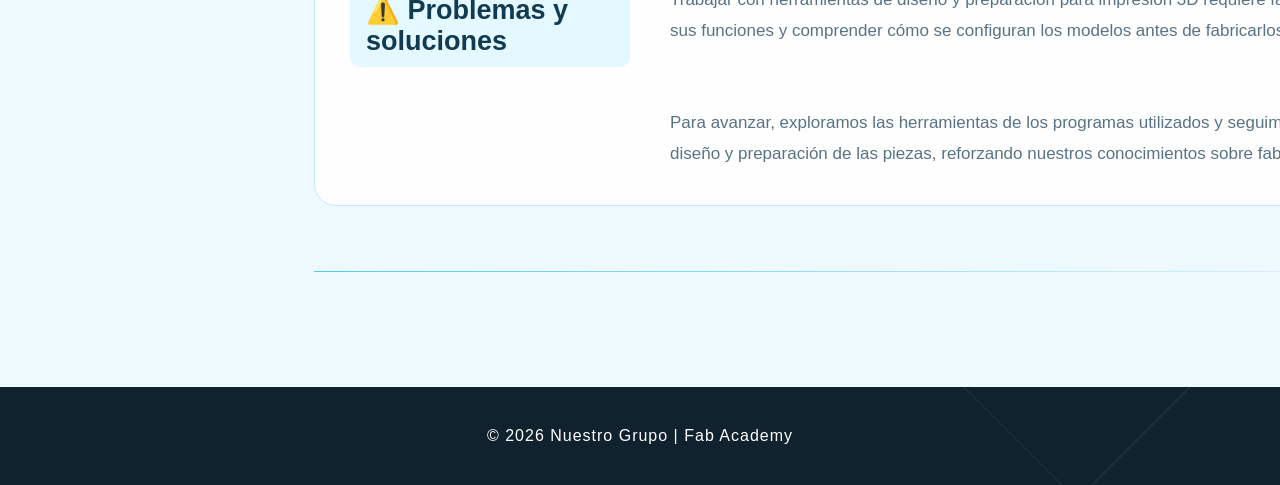
<file: semanas/semana-03.html>
<!DOCTYPE html>
<html lang="es">

<head>
    <meta charset="UTF-8">
    <meta name="viewport" content="width=device-width, initial-scale=1.0">

    <title>Semana 03 | Nuestro Grupo</title>

    <link rel="stylesheet" href="../css/style.css">
    <link rel="stylesheet" href="../css/fondo.css">
</head>

<body class="week-three-page">

<!-- =========================
     MENÚ SUPERIOR
========================= -->

<header class="navbar">

    <div class="logo">
        NUESTRO GRUPO
    </div>

    <nav>
        <a href="../index.html">Inicio</a>

        <a href="../semanas.html" class="active">
            Semanas
        </a>

        <a href="../nosotros.html">
            Sobre nosotros
        </a>

        <a href="../proyecto-final.html">
            Proyecto final
        </a>
    </nav>

</header>


<!-- =========================
     CONTENIDO PRINCIPAL
========================= -->

<main>

    <!-- NAVEGACIÓN ENTRE SEMANAS -->

    <aside class="weeks-sidebar">

        <div class="sidebar-title">
            <span>DOCUMENTACIÓN</span>
            <h2>Semanas</h2>
        </div>

        <nav class="sidebar-weeks">

            <a href="semana-01.html" class="sidebar-week">
                <span>01</span>
                Semana 01
            </a>

            <a href="semana-02.html" class="sidebar-week">
                <span>02</span>
                Semana 02
            </a>

            <a href="semana-03.html" class="sidebar-week active">
                <span>03</span>
                Semana 03
            </a>

            <a href="semana-04.html" class="sidebar-week">
                <span>04</span>
                Semana 04
            </a>

                    
           <a href="semana-05.html" class="sidebar-week">
              <span>05</span>
             Semana 05
            </a>
        </nav>

        <a href="../semanas.html" class="sidebar-back">
            ← Todas las semanas
        </a>

    </aside>


    <!-- INFORMACIÓN DE LA SEMANA -->

    <section class="week-detail">

        <p class="small-title">
            DOCUMENTACIÓN · SEMANA 03
        </p>

        <h1>
            Semana 03
        </h1>

        <p class="week-intro">
            Durante la tercera semana trabajamos en el diseño
            digital de piezas mediante Fusion 360 y en la
            preparación de modelos para impresión 3D utilizando
            Ultimaker Cura. Estas actividades nos permitieron
            conocer parte del proceso de fabricación aditiva,
            desde el diseño de una pieza hasta su preparación
            para la impresión.
        </p>


        <!-- =========================
             ESTADÍSTICAS
        ========================= -->

        <section class="week-stats">

            <div class="stat-card">
                <div class="stat-number">03</div>
                <div class="stat-label">Semana actual</div>
            </div>

            <div class="stat-card">
                <div class="stat-number">3D</div>
                <div class="stat-label">Diseño e impresión</div>
            </div>

            <div class="stat-card">
                <div class="stat-number">02</div>
                <div class="stat-label">Herramientas digitales</div>
            </div>

            <div class="stat-card">
                <div class="stat-number">●</div>
                <div class="stat-label">En desarrollo</div>
            </div>

        </section>


        <!-- =========================
             TEMA DE LA SEMANA
        ========================= -->

        <section class="content-block">

            <h2>📌 Tema de la semana</h2>

            <p>
                Introducción a la fabricación aditiva mediante
                el diseño de piezas en Fusion 360 y la preparación
                de modelos tridimensionales para su impresión
                utilizando Ultimaker Cura.
            </p>

        </section>


        <!-- =========================
             ACTIVIDADES REALIZADAS
        ========================= -->

        <section class="content-block">

            <h2>📝 Actividades realizadas</h2>

            <p>
                Durante esta semana comenzamos a trabajar con
                herramientas digitales relacionadas con el
                diseño y la fabricación de objetos tridimensionales.
                Utilizamos Fusion 360 para desarrollar modelos
                de piezas y explorar sus características.
            </p>

            <br>

            <p>
                Posteriormente, trabajamos con Ultimaker Cura
                para preparar los modelos destinados a la
                impresión 3D. Este proceso nos permitió conocer
                cómo se organiza un modelo digital antes de
                convertirse en una pieza física.
            </p>

        </section>


        <!-- =========================
             PROCESO DE TRABAJO
        ========================= -->

        <section class="content-block">

            <h2>⚙️ Proceso de fabricación aditiva</h2>

            <div class="project-ideas">

                <!-- ETAPA 1 -->

                <div class="idea-card">

                    <div class="idea-number">01</div>

                    <h3>Diseño en Fusion 360</h3>

                    <p>
                        Creamos modelos tridimensionales de piezas,
                        explorando las herramientas de diseño
                        y las formas necesarias para representar
                        los objetos digitalmente.
                    </p>

                </div>


                <!-- ETAPA 2 -->

                <div class="idea-card">

                    <div class="idea-number">02</div>

                    <h3>Preparación en Cura</h3>

                    <p>
                        Utilizamos Ultimaker Cura para preparar
                        los modelos para la impresión 3D y
                        familiarizarnos con el entorno de
                        configuración del proceso.
                    </p>

                </div>


                <!-- ETAPA 3 -->

                <div class="idea-card">

                    <div class="idea-number">03</div>

                    <h3>Material de impresión</h3>

                    <p>
                        Trabajamos con PLA, un material utilizado
                        en impresión 3D, para conocer su
                        participación en el proceso de
                        fabricación de las piezas.
                    </p>

                </div>

            </div>

        </section>


        <!-- =========================
             HERRAMIENTAS UTILIZADAS
        ========================= -->

        <section class="content-block">

            <h2>🛠️ Herramientas utilizadas</h2>

            <p>
                <strong>Fusion 360:</strong> herramienta de diseño
                asistido por computadora utilizada para crear
                modelos tridimensionales.
            </p>

            <br>

            <p>
                <strong>Ultimaker Cura:</strong> programa utilizado
                para preparar modelos digitales para su
                fabricación mediante impresión 3D.
            </p>

            <br>

            <p>
                <strong>Filamento PLA:</strong> material utilizado
                en el proceso de impresión tridimensional.
            </p>

        </section>


        <!-- =========================
             EVIDENCIAS
        ========================= -->

        <section class="content-block evidence-section">

            <div class="evidence-title">

                <p class="evidence-label">
                    DOCUMENTACIÓN VISUAL
                </p>

                <h2>📷 Evidencias</h2>

                <p>
                    Registro visual de las actividades de diseño
                    y fabricación aditiva realizadas durante
                    la Semana 03.
                </p>

            </div>


            <div class="evidence-gallery">

                <div class="evidence-card">

                    <img
                        src="../img/semana-03/evidencia-03.jpg"
                        alt="Evidencia de las actividades de la Semana 03"
                    >

                    <div class="evidence-caption">

                        <span>01</span>

                        <p>
                            Evidencia del trabajo realizado
                            durante la tercera semana.
                        </p>

                    </div>

                </div>

            </div>

        </section>


        <!-- =========================
             LO APRENDIDO
        ========================= -->

        <section class="content-block">

            <h2>🌱 Lo aprendido</h2>

            <p>
                Durante esta semana aprendimos sobre el uso
                de herramientas digitales para diseñar piezas
                tridimensionales y preparar modelos para
                impresión 3D.
            </p>

            <br>

            <p>
                También conocimos la importancia de las etapas
                que conectan el diseño digital con la fabricación
                de un objeto físico, así como el uso de programas
                especializados y materiales de impresión.
            </p>

        </section>


        <!-- =========================
             PROBLEMAS Y SOLUCIONES
        ========================= -->

        <section class="content-block">

            <h2>⚠️ Problemas y soluciones</h2>

            <p>
                Trabajar con herramientas de diseño y preparación
                para impresión 3D requiere familiarizarse con
                sus funciones y comprender cómo se configuran
                los modelos antes de fabricarlos.
            </p>

            <br>

            <p>
                Para avanzar, exploramos las herramientas de
                los programas utilizados y seguimos el proceso
                de diseño y preparación de las piezas, reforzando
                nuestros conocimientos sobre fabricación aditiva.
            </p>

        </section>


    </section>

</main>


<!-- =========================
     PIE DE PÁGINA
========================= -->

<footer>

    <p>
        © 2026 Nuestro Grupo | Fab Academy
    </p>

</footer>

</body>
</html>
</file>
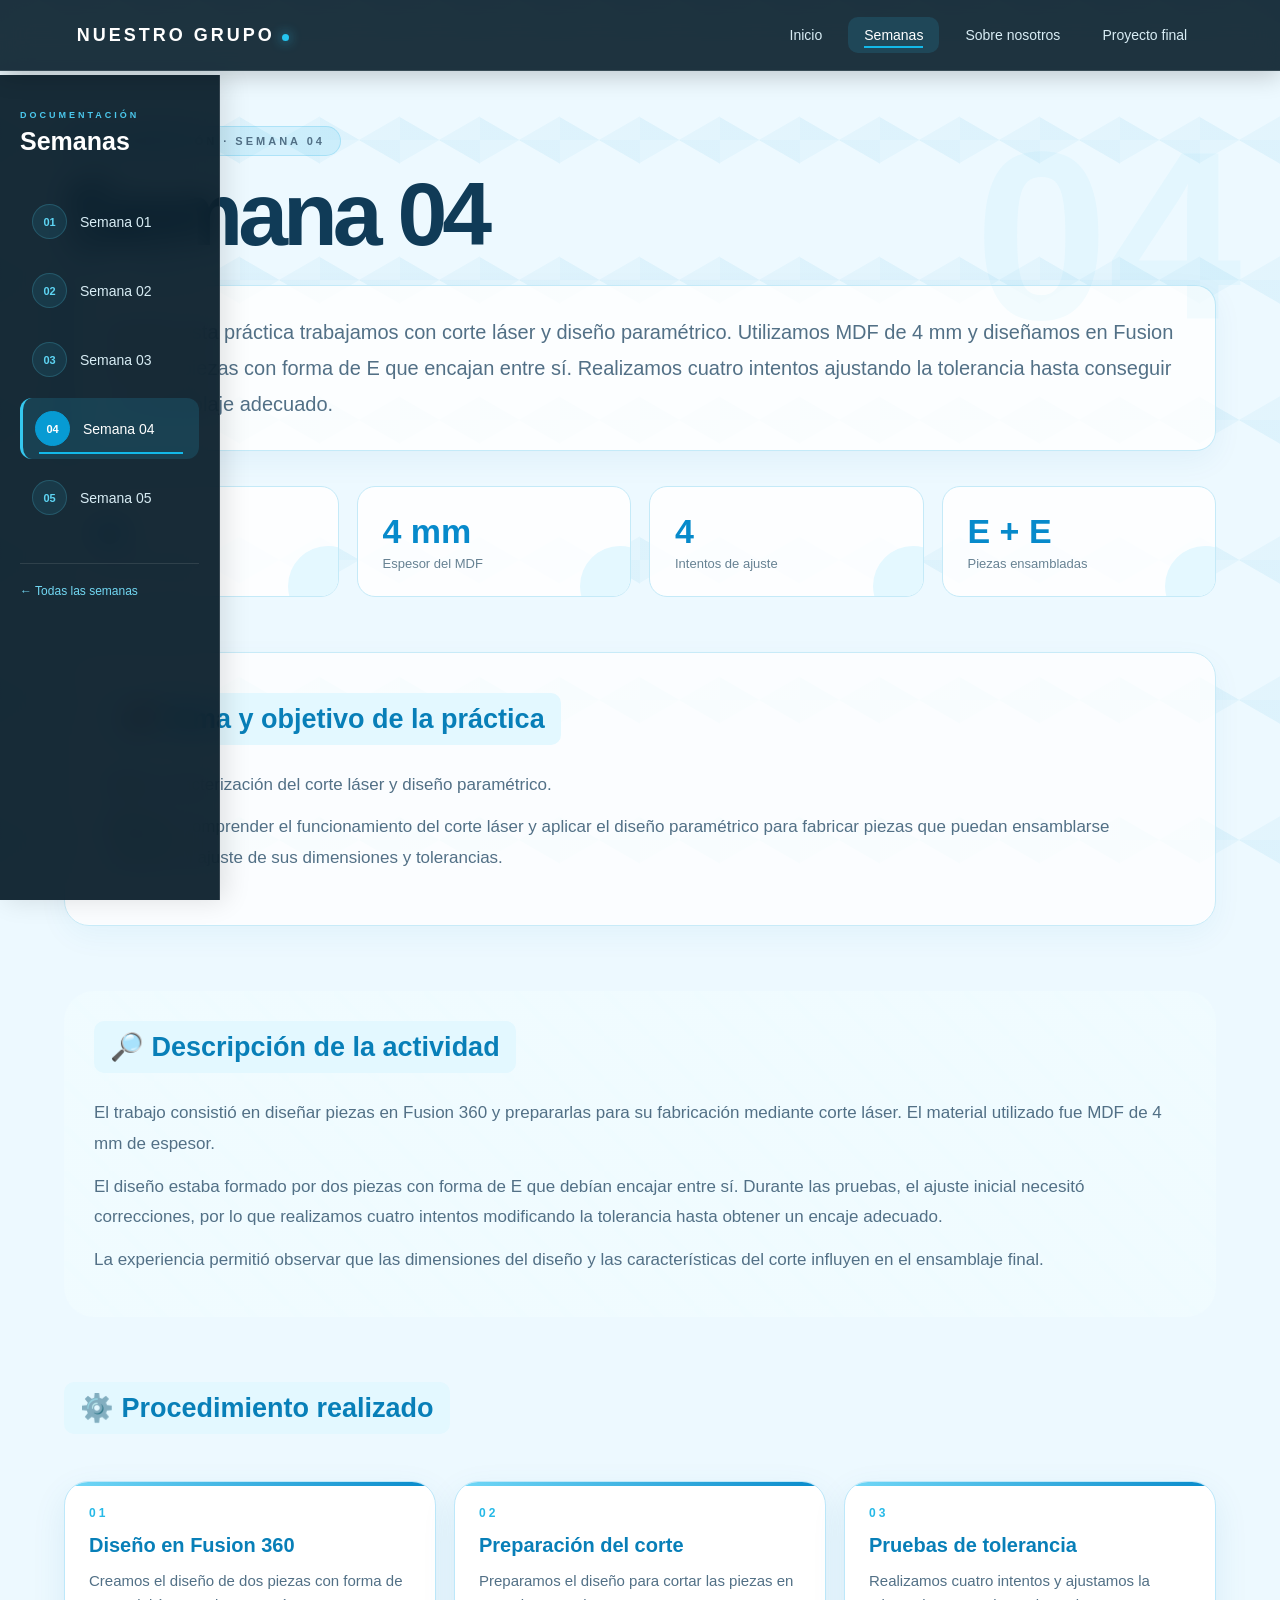
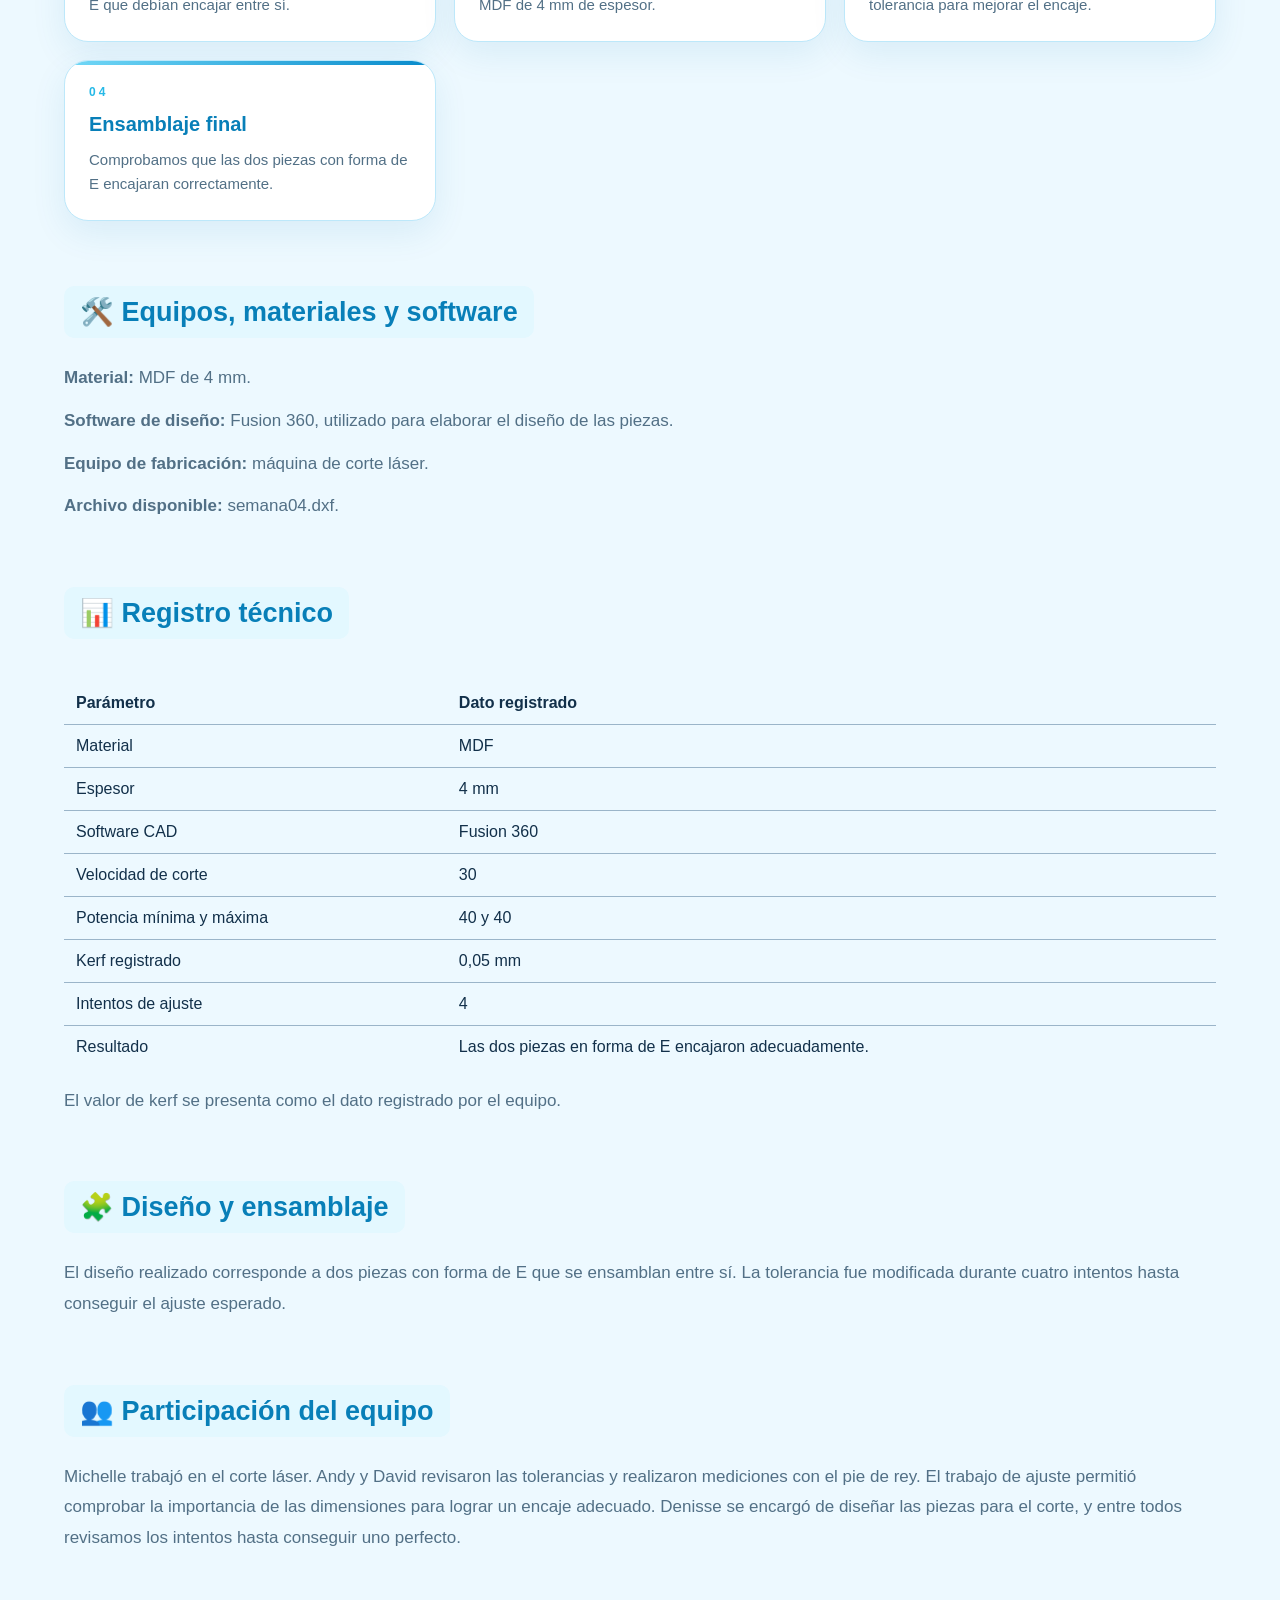
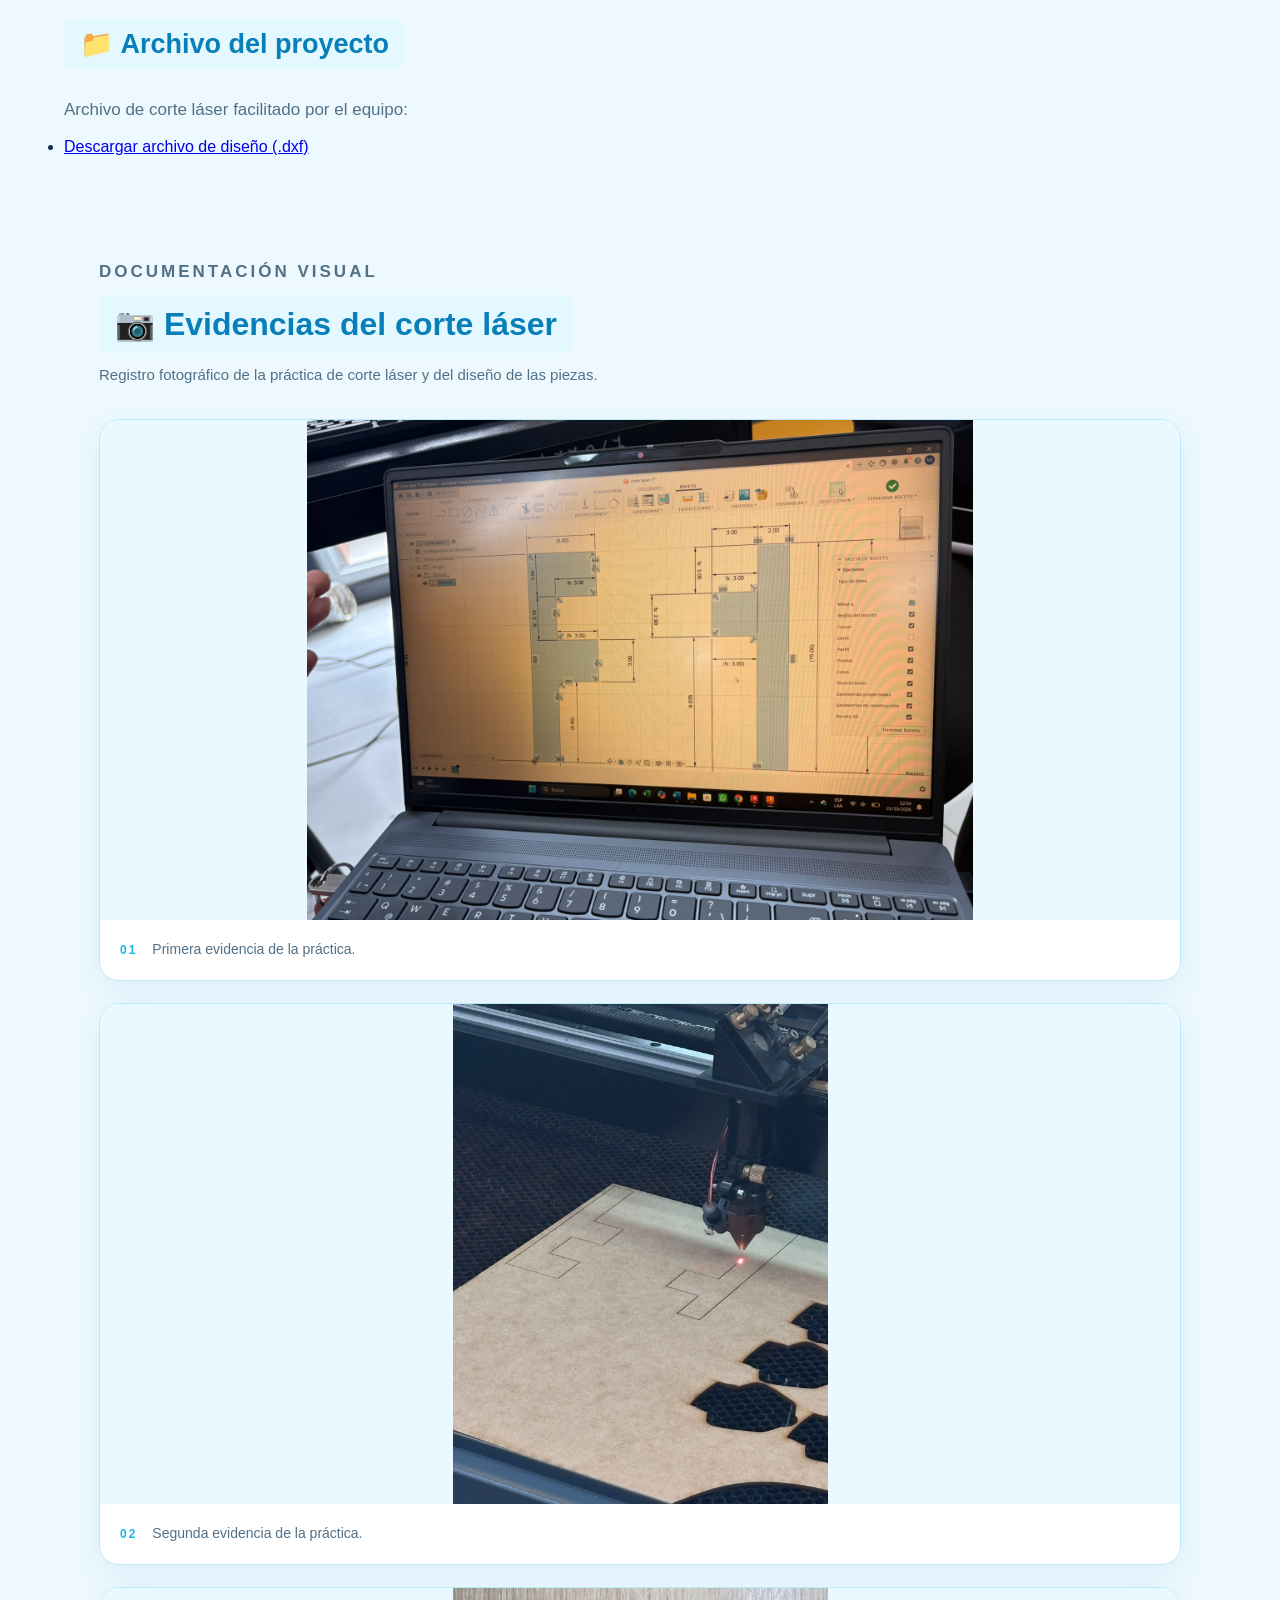
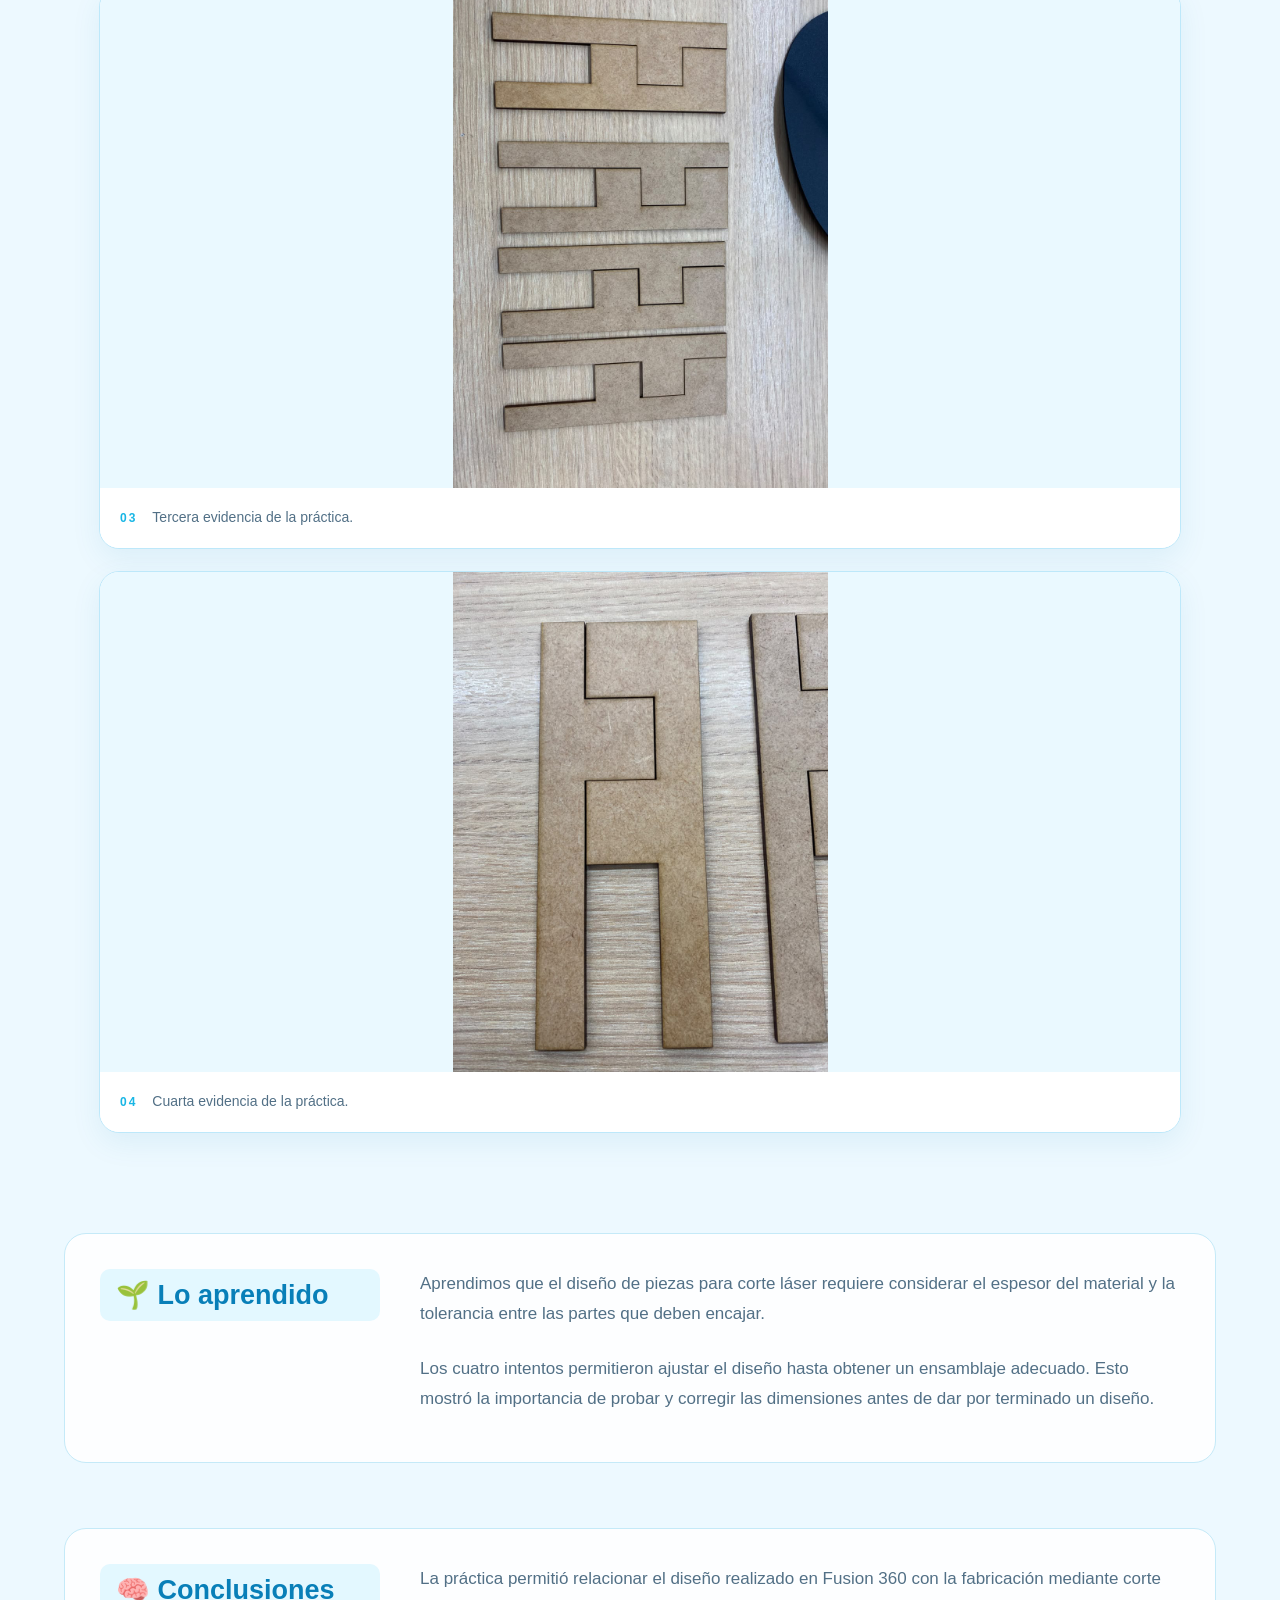
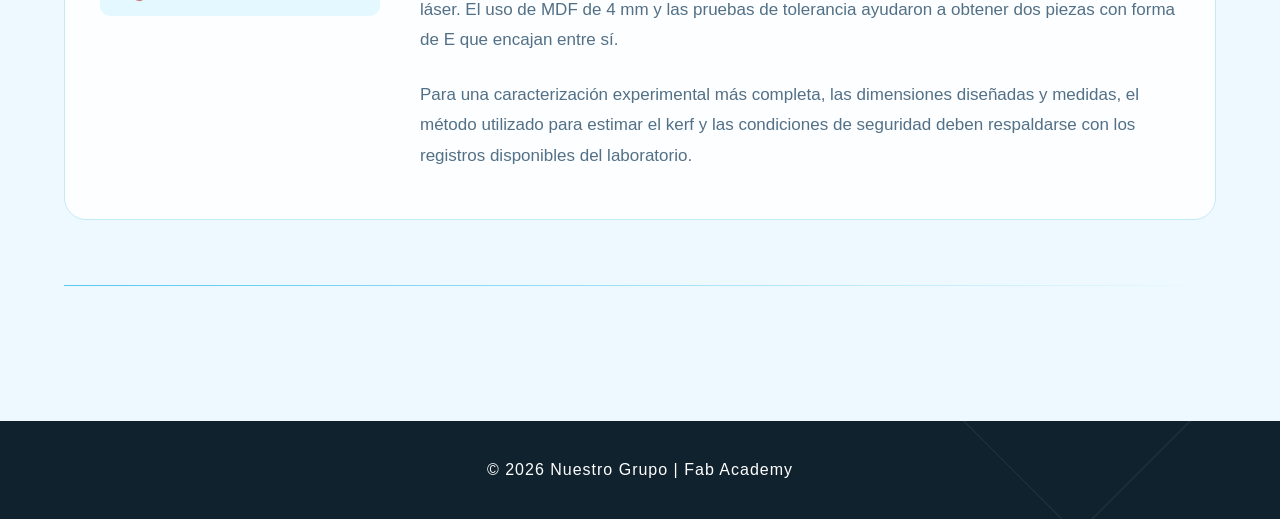
<file: semanas/semana-04.html>
<!DOCTYPE html>
<html lang="es">

<head>
    <meta charset="UTF-8">
    <meta name="viewport" content="width=device-width, initial-scale=1.0">
    <title>Semana 04 | Nuestro Grupo</title>
    <link rel="stylesheet" href="../css/style.css">
    <link rel="stylesheet" href="../css/fondo.css">
</head>

<body class="week-four-page">

    <header class="navbar">
        <div class="logo">NUESTRO GRUPO</div>
        <nav>
            <a href="../index.html">Inicio</a>
            <a href="../semanas.html" class="active">Semanas</a>
            <a href="../nosotros.html">Sobre nosotros</a>
            <a href="../proyecto-final.html">Proyecto final</a>
        </nav>
    </header>

    <main>
        <aside class="weeks-sidebar">
            <div class="sidebar-title">
                <span>DOCUMENTACIÓN</span>
                <h2>Semanas</h2>
            </div>

            <nav class="sidebar-weeks">
                <a href="semana-01.html" class="sidebar-week">
                    <span>01</span> Semana 01
                </a>
                <a href="semana-02.html" class="sidebar-week">
                    <span>02</span> Semana 02
                </a>
                <a href="semana-03.html" class="sidebar-week">
                    <span>03</span> Semana 03
                </a>
                <a href="semana-04.html" class="sidebar-week active">
                    <span>04</span> Semana 04
                </a>
                <a href="semana-05.html" class="sidebar-week">
                    <span>05</span> Semana 05
                </a>
            </nav>

            <a href="../semanas.html" class="sidebar-back">
                ← Todas las semanas
            </a>
        </aside>

        <section class="week-detail">

            <p class="small-title">DOCUMENTACIÓN · SEMANA 04</p>
            <h1>Semana 04</h1>

            <p class="week-intro">
                Durante esta práctica trabajamos con corte láser y diseño
                paramétrico. Utilizamos MDF de 4 mm y diseñamos en Fusion 360
                dos piezas con forma de E que encajan entre sí. Realizamos
                cuatro intentos ajustando la tolerancia hasta conseguir
                un ensamblaje adecuado.
            </p>

            <section class="week-stats">
                <div class="stat-card">
                    <div class="stat-number">04</div>
                    <div class="stat-label">Semana de trabajo</div>
                </div>
                <div class="stat-card">
                    <div class="stat-number">4 mm</div>
                    <div class="stat-label">Espesor del MDF</div>
                </div>
                <div class="stat-card">
                    <div class="stat-number">4</div>
                    <div class="stat-label">Intentos de ajuste</div>
                </div>
                <div class="stat-card">
                    <div class="stat-number">E + E</div>
                    <div class="stat-label">Piezas ensambladas</div>
                </div>
            </section>

            <section class="content-block">
                <h2>📌 Tema y objetivo de la práctica</h2>

                <p>
                    <strong>Tema:</strong> caracterización del corte láser
                    y diseño paramétrico.
                </p>

                <p>
                    <strong>Objetivo:</strong> comprender el funcionamiento
                    del corte láser y aplicar el diseño paramétrico para
                    fabricar piezas que puedan ensamblarse mediante
                    el ajuste de sus dimensiones y tolerancias.
                </p>
            </section>

            <section class="content-block">
                <h2>🔎 Descripción de la actividad</h2>

                <p>
                    El trabajo consistió en diseñar piezas en Fusion 360
                    y prepararlas para su fabricación mediante corte láser.
                    El material utilizado fue MDF de 4 mm de espesor.
                </p>

                <p>
                    El diseño estaba formado por dos piezas con forma
                    de E que debían encajar entre sí. Durante las pruebas,
                    el ajuste inicial necesitó correcciones, por lo que
                    realizamos cuatro intentos modificando la tolerancia
                    hasta obtener un encaje adecuado.
                </p>

                <p>
                    La experiencia permitió observar que las dimensiones
                    del diseño y las características del corte influyen
                    en el ensamblaje final.
                </p>
            </section>

            <section class="content-block">
                <h2>⚙️ Procedimiento realizado</h2>

                <div class="project-ideas">
                    <div class="idea-card">
                        <div class="idea-number">01</div>
                        <h3>Diseño en Fusion 360</h3>
                        <p>
                            Creamos el diseño de dos piezas con forma de E
                            que debían encajar entre sí.
                        </p>
                    </div>

                    <div class="idea-card">
                        <div class="idea-number">02</div>
                        <h3>Preparación del corte</h3>
                        <p>
                            Preparamos el diseño para cortar las piezas
                            en MDF de 4 mm de espesor.
                        </p>
                    </div>

                    <div class="idea-card">
                        <div class="idea-number">03</div>
                        <h3>Pruebas de tolerancia</h3>
                        <p>
                            Realizamos cuatro intentos y ajustamos
                            la tolerancia para mejorar el encaje.
                        </p>
                    </div>

                    <div class="idea-card">
                        <div class="idea-number">04</div>
                        <h3>Ensamblaje final</h3>
                        <p>
                            Comprobamos que las dos piezas con forma
                            de E encajaran correctamente.
                        </p>
                    </div>
                </div>
            </section>

            <section class="content-block">
                <h2>🛠️ Equipos, materiales y software</h2>

                <p>
                    <strong>Material:</strong> MDF de 4 mm.
                </p>

                <p>
                    <strong>Software de diseño:</strong> Fusion 360,
                    utilizado para elaborar el diseño de las piezas.
                </p>

                <p>
                    <strong>Equipo de fabricación:</strong> máquina
                    de corte láser.
                </p>

                <p>
                    <strong>Archivo disponible:</strong> semana04.dxf.
                </p>
            </section>

            <section class="content-block">
                <h2>📊 Registro técnico</h2>

                <div style="max-width:100%; overflow-x:auto; margin:18px 0;">
                    <table style="width:100%; border-collapse:collapse; min-width:580px;">
                        <thead>
                            <tr>
                                <th style="text-align:left; padding:12px; border-bottom:1px solid #9bb5c9;">Parámetro</th>
                                <th style="text-align:left; padding:12px; border-bottom:1px solid #9bb5c9;">Dato registrado</th>
                            </tr>
                        </thead>
                        <tbody>
                            <tr>
                                <td style="padding:12px; border-bottom:1px solid #9bb5c9;">Material</td>
                                <td style="padding:12px; border-bottom:1px solid #9bb5c9;">MDF</td>
                            </tr>
                            <tr>
                                <td style="padding:12px; border-bottom:1px solid #9bb5c9;">Espesor</td>
                                <td style="padding:12px; border-bottom:1px solid #9bb5c9;">4 mm</td>
                            </tr>
                            <tr>
                                <td style="padding:12px; border-bottom:1px solid #9bb5c9;">Software CAD</td>
                                <td style="padding:12px; border-bottom:1px solid #9bb5c9;">Fusion 360</td>
                            </tr>
                            <tr>
                                <td style="padding:12px; border-bottom:1px solid #9bb5c9;">Velocidad de corte</td>
                                <td style="padding:12px; border-bottom:1px solid #9bb5c9;">30</td>
                            </tr>
                            <tr>
                                <td style="padding:12px; border-bottom:1px solid #9bb5c9;">Potencia mínima y máxima</td>
                                <td style="padding:12px; border-bottom:1px solid #9bb5c9;">40 y 40</td>
                            </tr>
                            <tr>
                                <td style="padding:12px; border-bottom:1px solid #9bb5c9;">Kerf registrado</td>
                                <td style="padding:12px; border-bottom:1px solid #9bb5c9;">0,05 mm</td>
                            </tr>
                            <tr>
                                <td style="padding:12px; border-bottom:1px solid #9bb5c9;">Intentos de ajuste</td>
                                <td style="padding:12px; border-bottom:1px solid #9bb5c9;">4</td>
                            </tr>
                            <tr>
                                <td style="padding:12px;">Resultado</td>
                                <td style="padding:12px;">Las dos piezas en forma de E encajaron adecuadamente.</td>
                            </tr>
                        </tbody>
                    </table>
                </div>

                <p>
                    El valor de kerf se presenta como el dato registrado
                    por el equipo. 
                </p>
            </section>

            <section class="content-block">
                <h2>🧩 Diseño y ensamblaje</h2>

                <p>
                    El diseño realizado corresponde a dos piezas con forma
                    de E que se ensamblan entre sí. La tolerancia fue
                    modificada durante cuatro intentos hasta conseguir
                    el ajuste esperado.
                </p>

                
            </section>

            <section class="content-block">
                <h2>👥 Participación del equipo</h2>

                <p>
                    Michelle trabajó en el corte láser. Andy y David
                    revisaron las tolerancias y realizaron mediciones
                    con el pie de rey. El trabajo de ajuste permitió
                    comprobar la importancia de las dimensiones para
                    lograr un encaje adecuado. Denisse se encargó de 
                    diseñar las piezas para el corte, y entre todos
                    revisamos los intentos hasta conseguir uno perfecto.
                </p>
            </section>

            <section class="content-block">
                <h2>📁 Archivo del proyecto</h2>

                <p>
                    Archivo de corte láser facilitado por el equipo:
                </p>

                <ul>
                    <li>
                        <a href="../img/semana-04/semana04.dxf" download>
                            Descargar archivo de diseño (.dxf)
                        </a>
                    </li>
                </ul>
            </section>

            <section class="content-block evidence-section">
                <div class="evidence-title">
                    <p class="evidence-label">DOCUMENTACIÓN VISUAL</p>
                    <h2>📷 Evidencias del corte láser</h2>
                    <p>
                        Registro fotográfico de la práctica de corte láser
                        y del diseño de las piezas.
                    </p>
                </div>

                <div class="evidence-gallery">
                    <div class="evidence-card">
                        <img
                            src="../img/semana-04/evidencia-04.1.jpg"
                            alt="Evidencia 1 de la práctica de corte láser"
                            loading="lazy">
                        <div class="evidence-caption">
                            <span>01</span>
                            <p>Primera evidencia de la práctica.</p>
                        </div>
                    </div>

                    <div class="evidence-card">
                        <img
                            src="../img/semana-04/evidencia-04.2.jpg"
                            alt="Evidencia 2 de la práctica de corte láser"
                            loading="lazy">
                        <div class="evidence-caption">
                            <span>02</span>
                            <p>Segunda evidencia de la práctica.</p>
                        </div>
                    </div>

                    <div class="evidence-card">
                        <img
                            src="../img/semana-04/evidencia-04.3.jpg"
                            alt="Evidencia 3 de la práctica de corte láser"
                            loading="lazy">
                        <div class="evidence-caption">
                            <span>03</span>
                            <p>Tercera evidencia de la práctica.</p>
                        </div>
                    </div>

                    <div class="evidence-card">
                        <img
                            src="../img/semana-04/evidencia-04.4.jpg"
                            alt="Evidencia 4 de la práctica de corte láser"
                            loading="lazy">
                        <div class="evidence-caption">
                            <span>04</span>
                            <p>Cuarta evidencia de la práctica.</p>
                        </div>
                    </div>
                </div>
            </section>

            <section class="content-block">
                <h2>🌱 Lo aprendido</h2>

                <p>
                    Aprendimos que el diseño de piezas para corte láser
                    requiere considerar el espesor del material y la
                    tolerancia entre las partes que deben encajar.
                </p>

                <p>
                    Los cuatro intentos permitieron ajustar el diseño
                    hasta obtener un ensamblaje adecuado. Esto mostró
                    la importancia de probar y corregir las dimensiones
                    antes de dar por terminado un diseño.
                </p>
            </section>

            <section class="content-block">
                <h2>🧠 Conclusiones</h2>

                <p>
                    La práctica permitió relacionar el diseño realizado
                    en Fusion 360 con la fabricación mediante corte láser.
                    El uso de MDF de 4 mm y las pruebas de tolerancia
                    ayudaron a obtener dos piezas con forma de E que
                    encajan entre sí.
                </p>

                <p>
                    Para una caracterización experimental más completa,
                    las dimensiones diseñadas y medidas, el método
                    utilizado para estimar el kerf y las condiciones
                    de seguridad deben respaldarse con los registros
                    disponibles del laboratorio.
                </p>
            </section>

        </section>
    </main>

    <footer>
        <p>© 2026 Nuestro Grupo | Fab Academy</p>
    </footer>

</body>
</html>
</file>
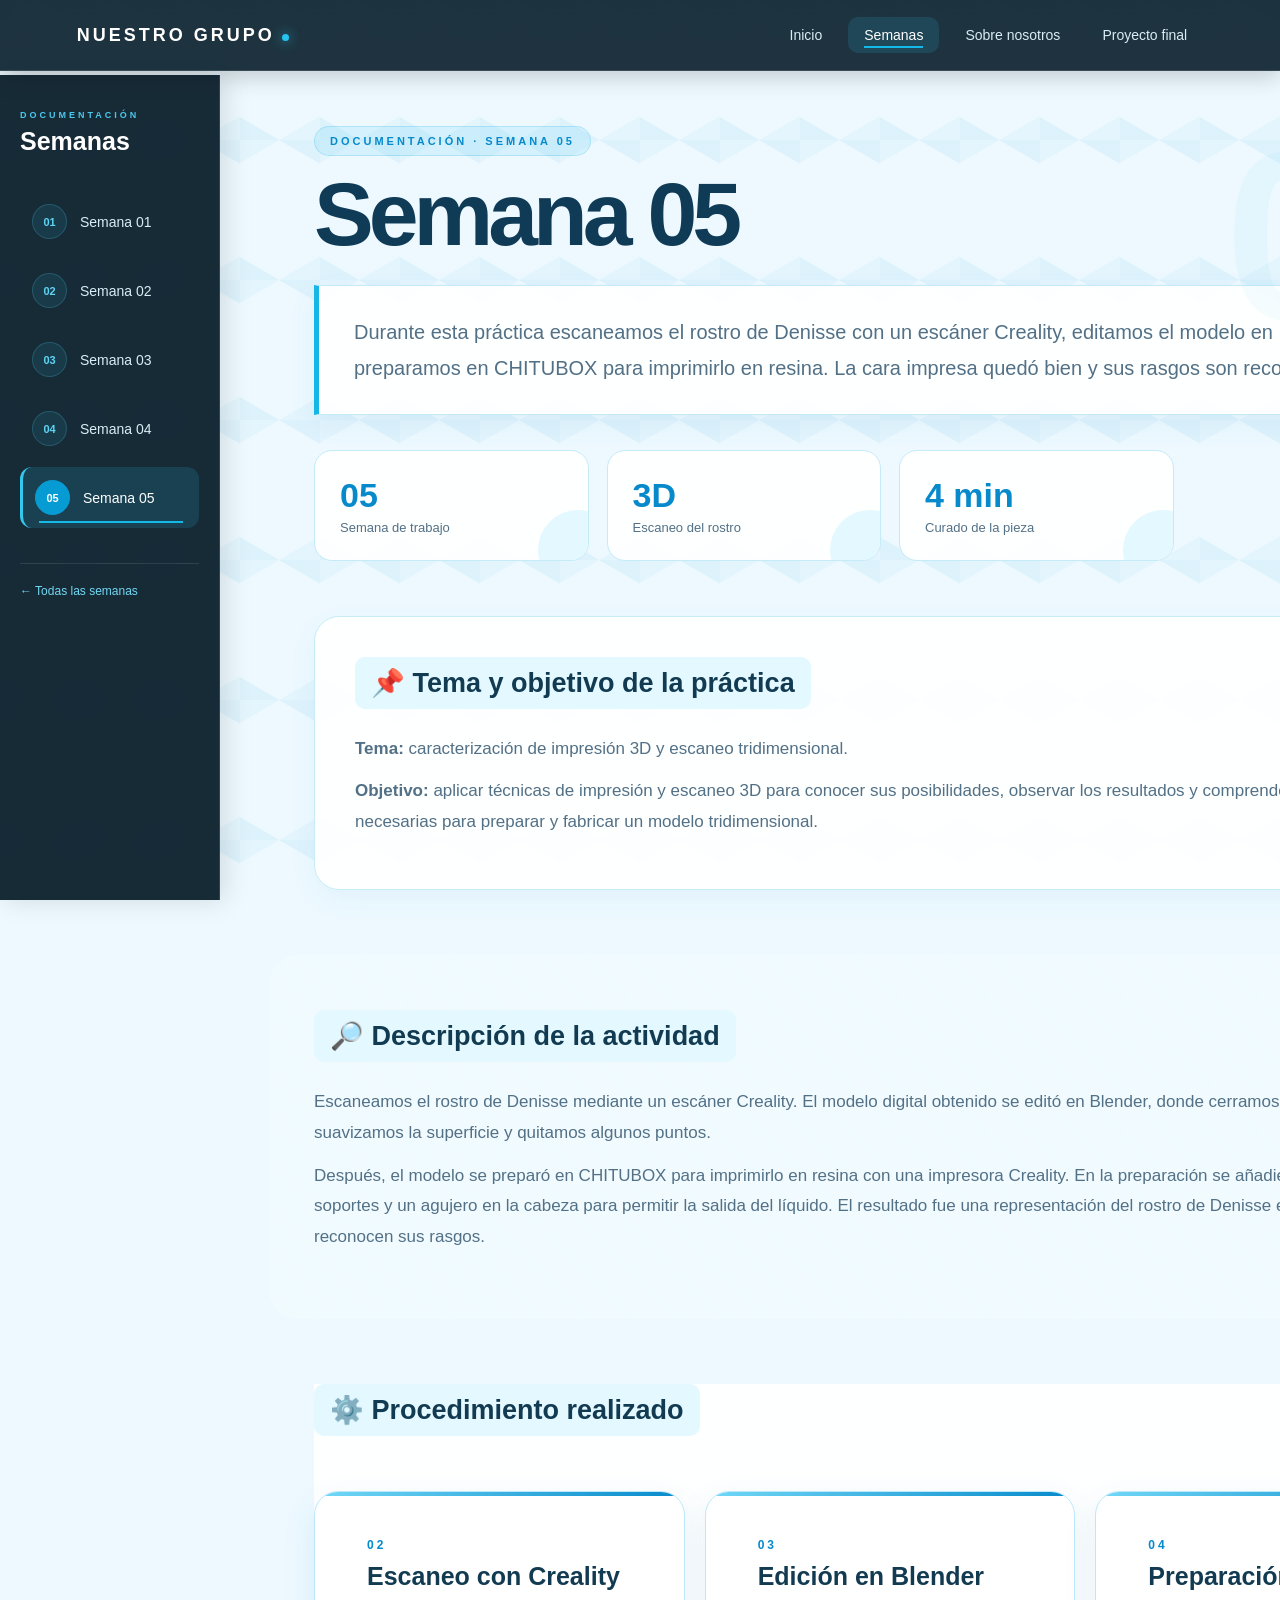
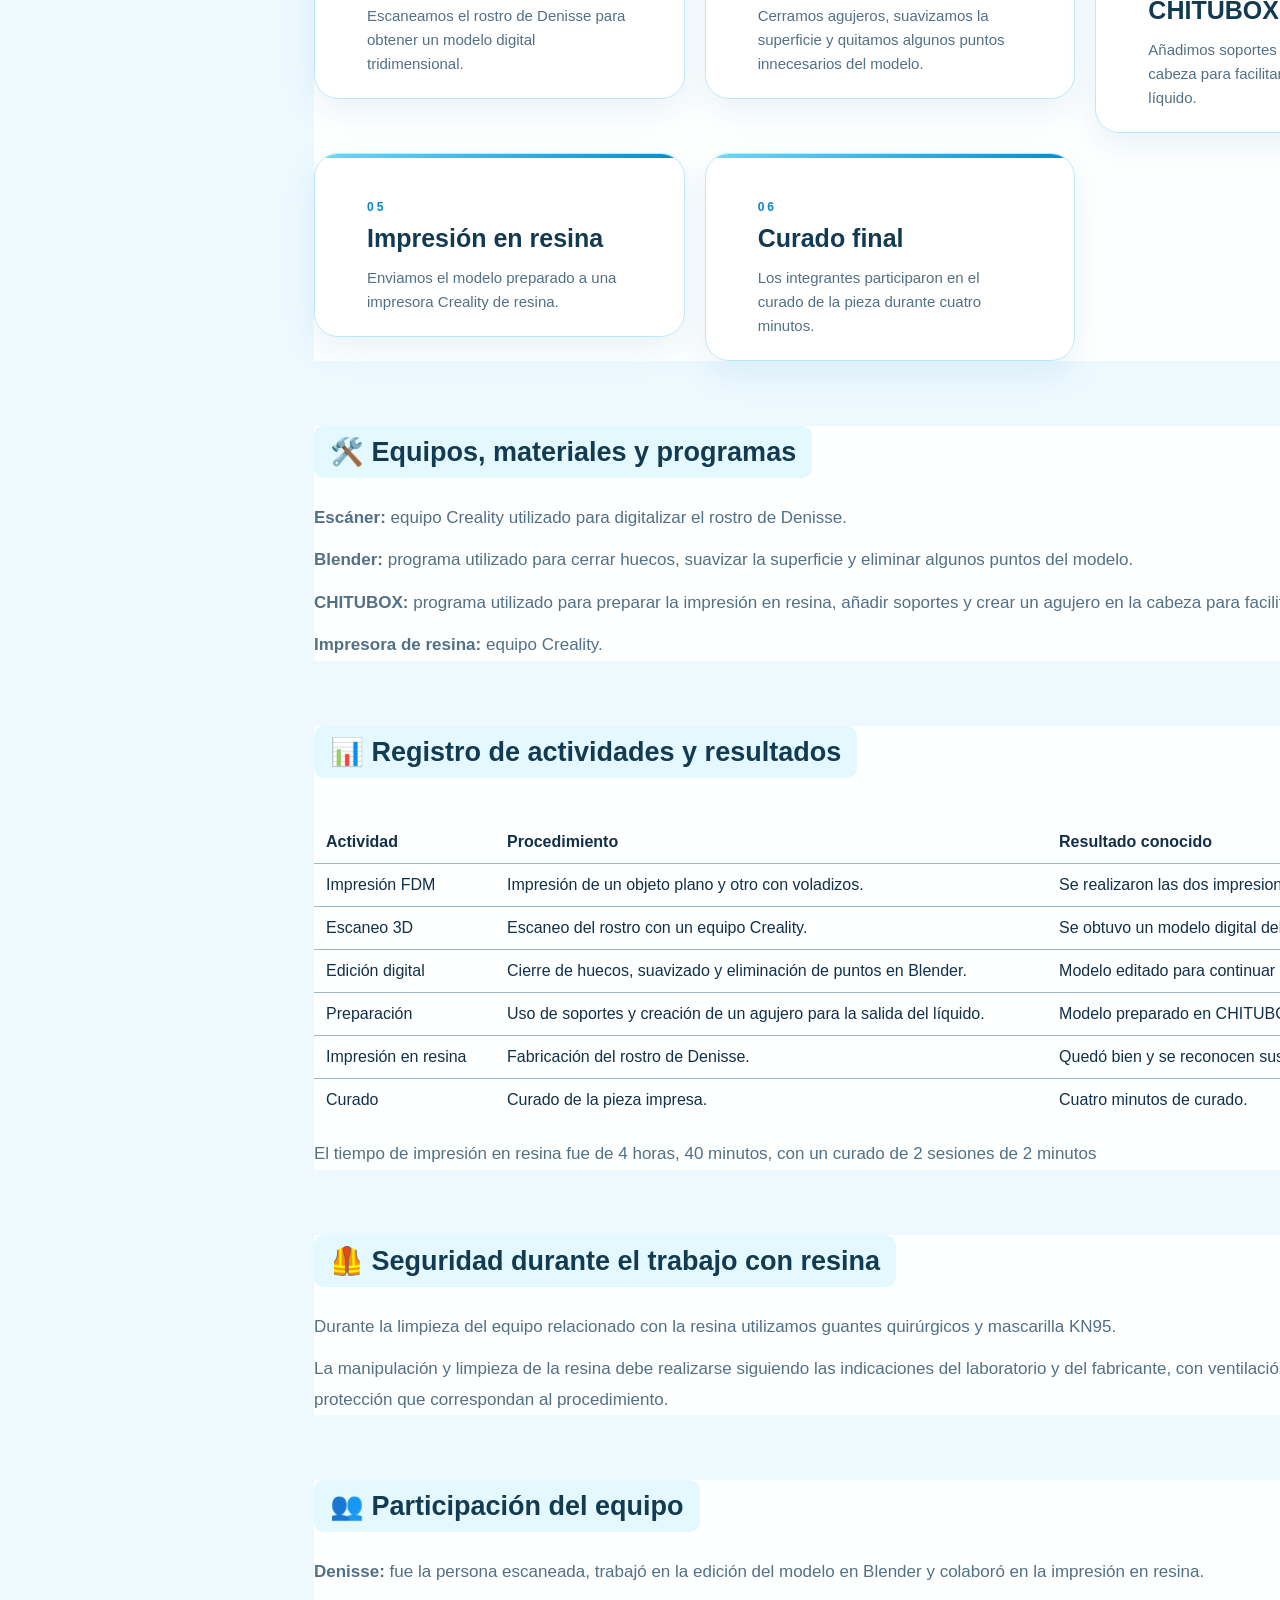
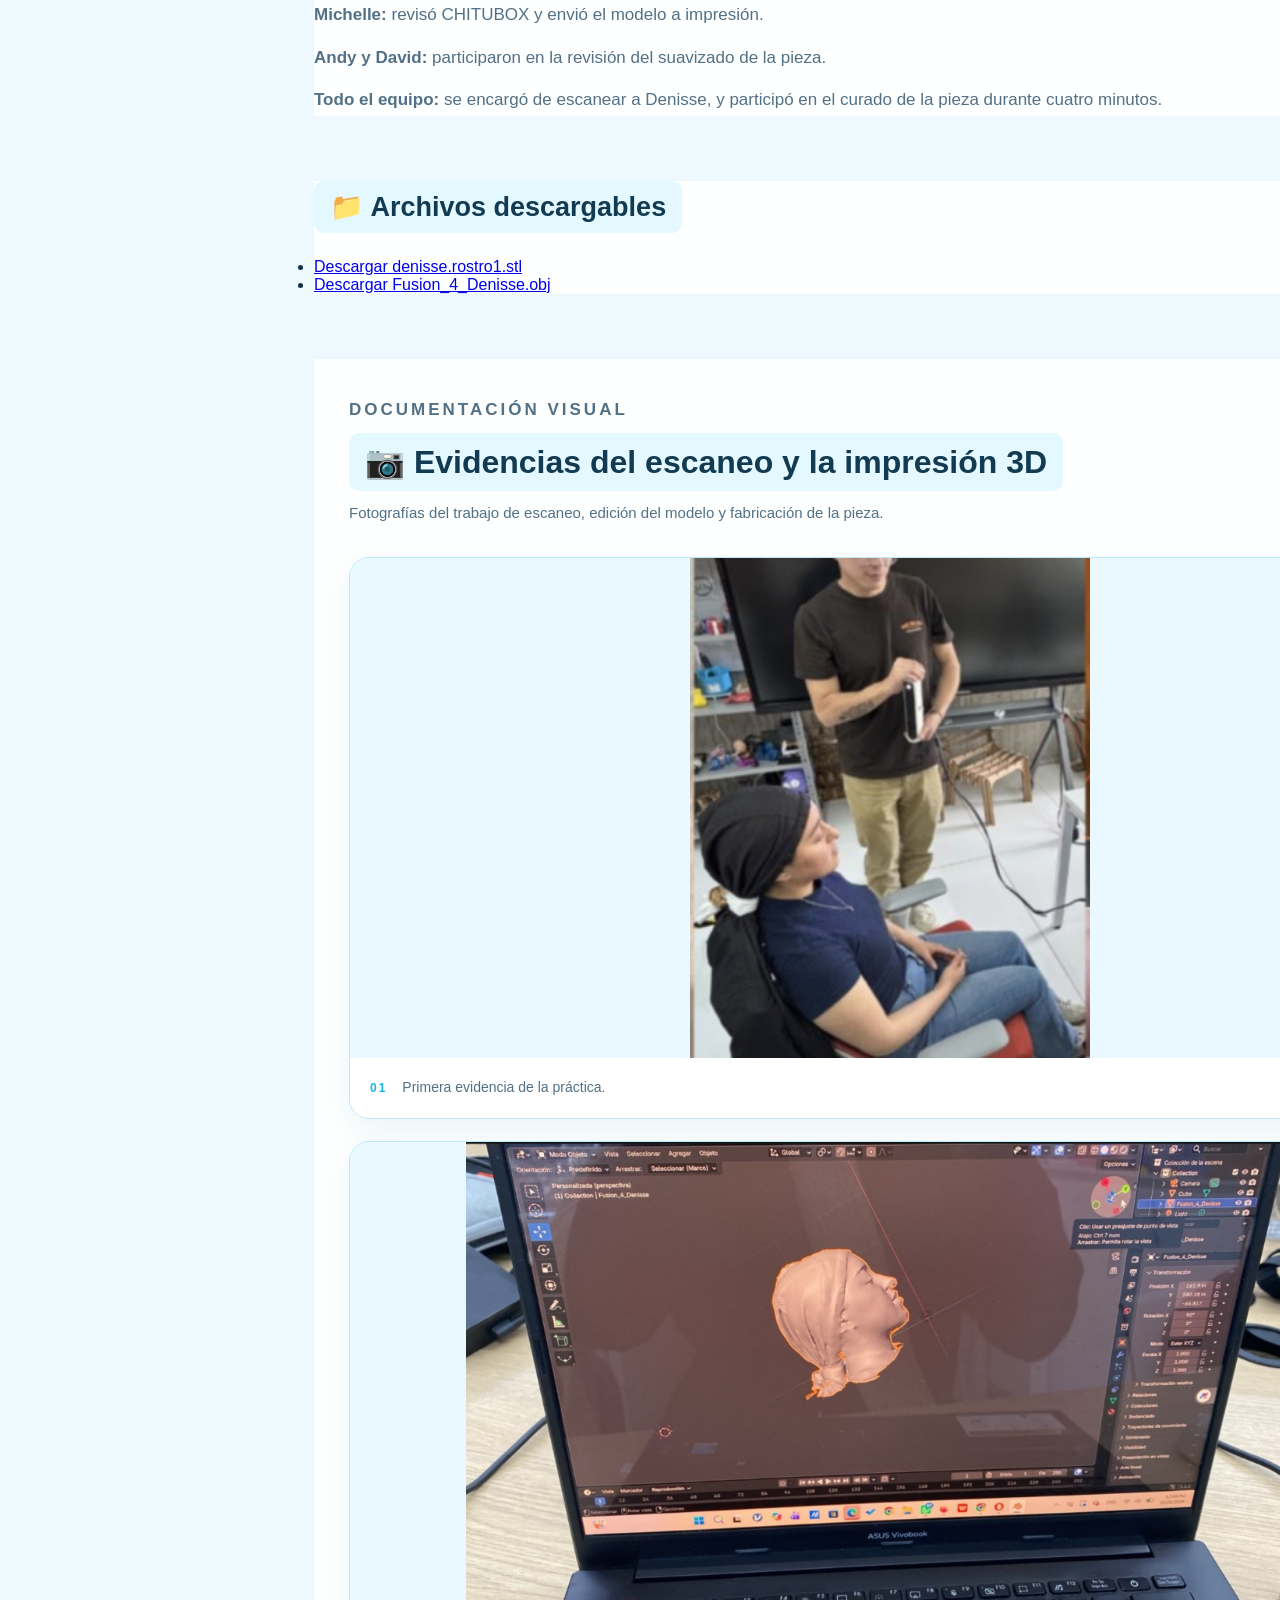
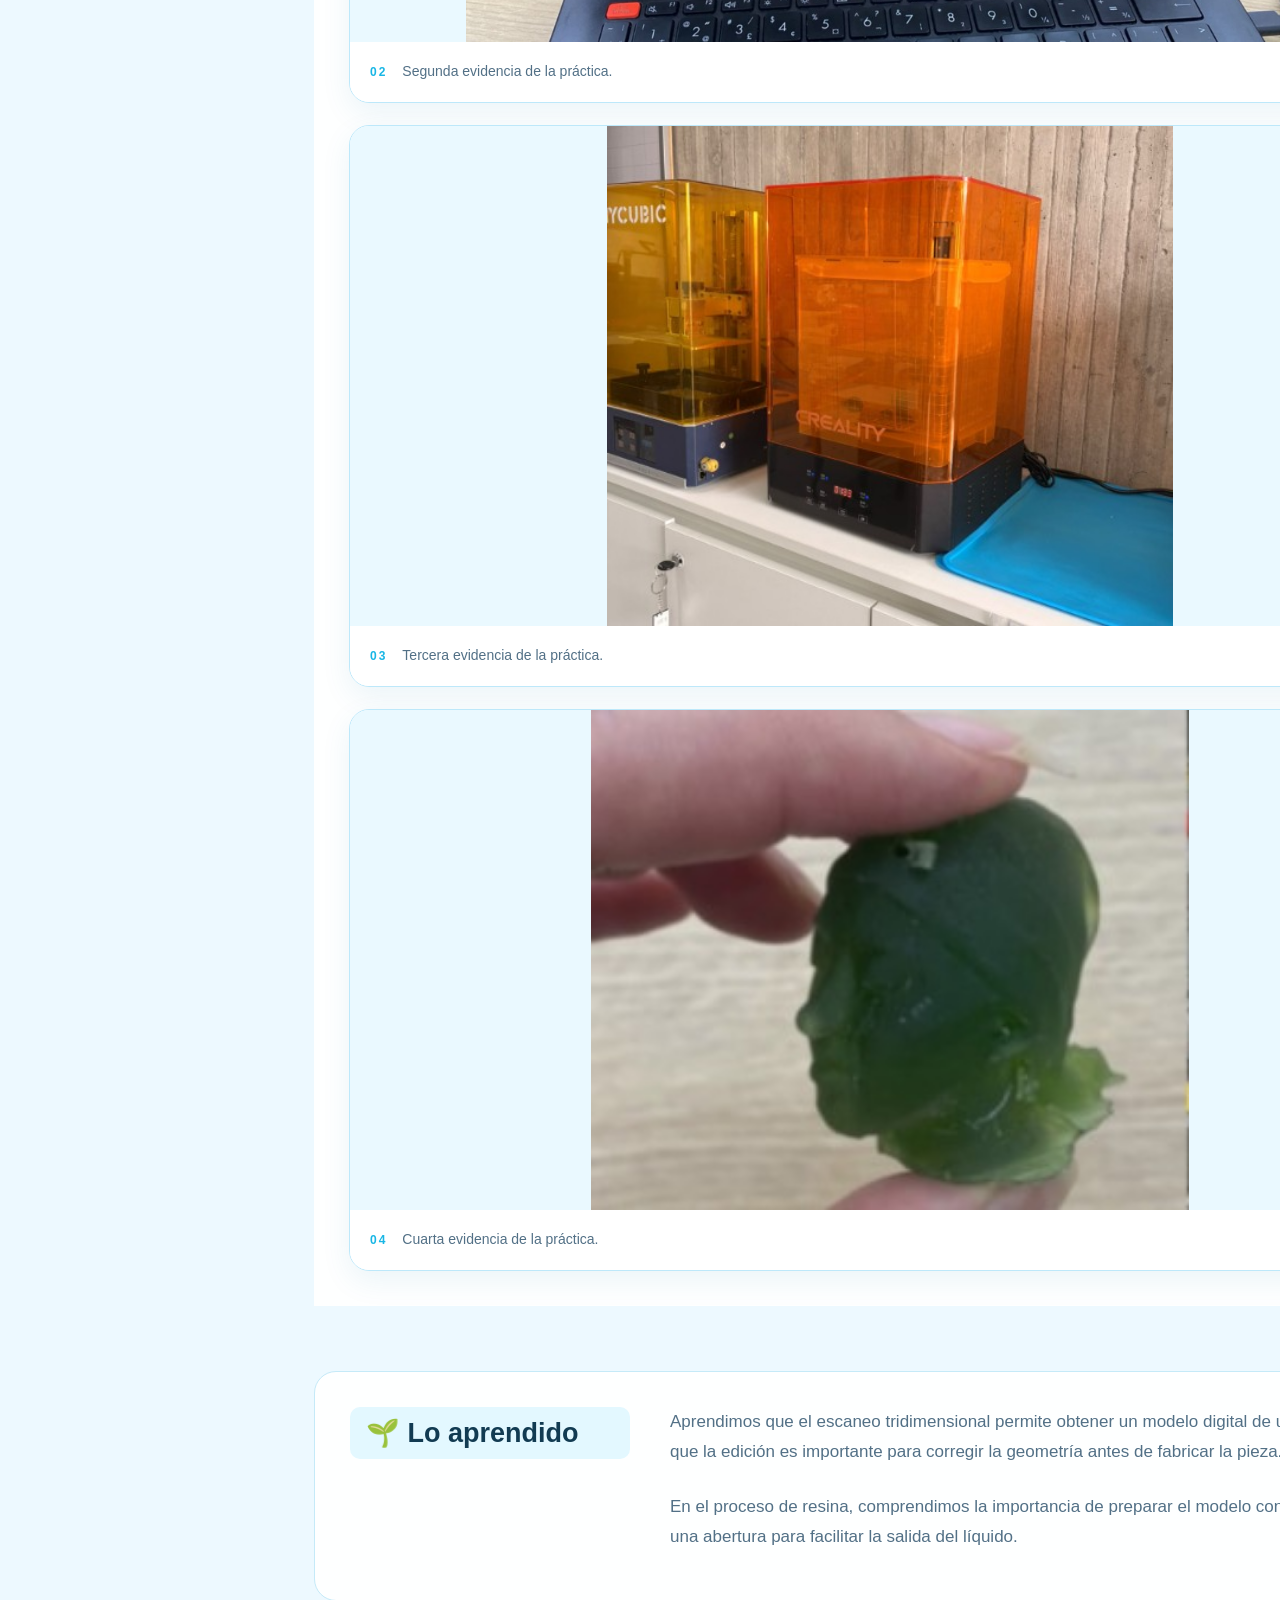
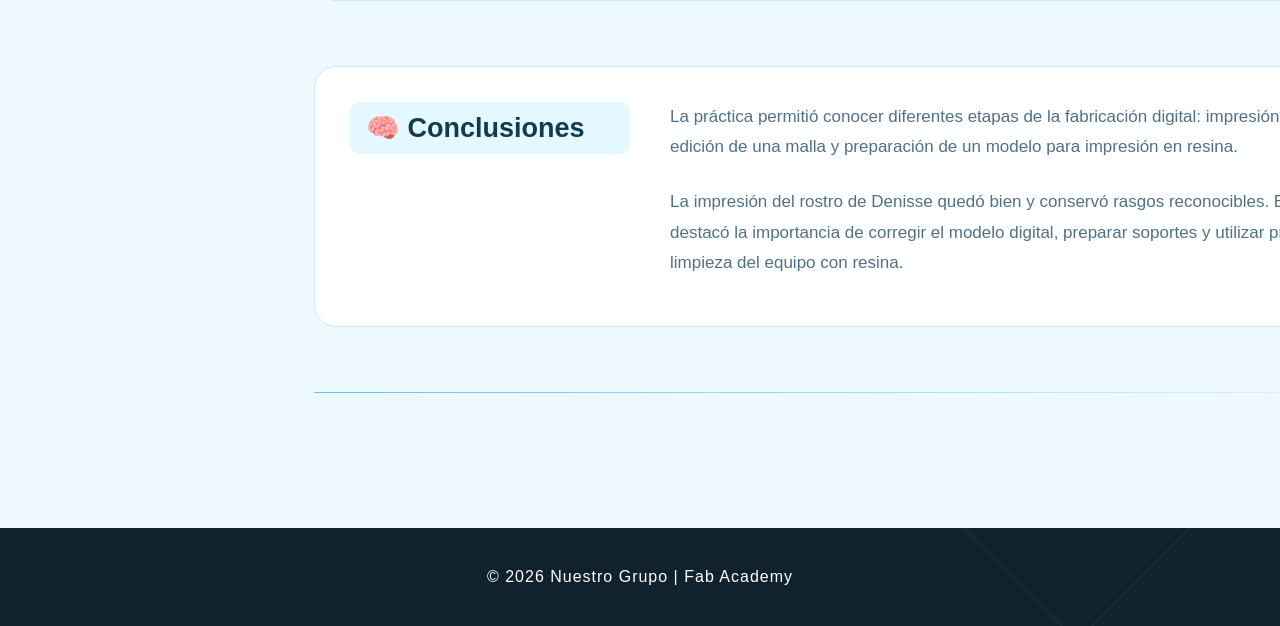
<file: semanas/semana-05.html>
<!DOCTYPE html>
<html lang="es">

<head>
    <meta charset="UTF-8">
    <meta name="viewport" content="width=device-width, initial-scale=1.0">
    <title>Semana 05 | Nuestro Grupo</title>
    <link rel="stylesheet" href="../css/style.css">
    <link rel="stylesheet" href="../css/fondo.css">
</head>

<body class="week-five-page">

    <header class="navbar">
        <div class="logo">NUESTRO GRUPO</div>
        <nav>
            <a href="../index.html">Inicio</a>
            <a href="../semanas.html" class="active">Semanas</a>
            <a href="../nosotros.html">Sobre nosotros</a>
            <a href="../proyecto-final.html">Proyecto final</a>
        </nav>
    </header>

    <main>
        <aside class="weeks-sidebar">
            <div class="sidebar-title">
                <span>DOCUMENTACIÓN</span>
                <h2>Semanas</h2>
            </div>

            <nav class="sidebar-weeks">
                <a href="semana-01.html" class="sidebar-week">
                    <span>01</span> Semana 01
                </a>
                <a href="semana-02.html" class="sidebar-week">
                    <span>02</span> Semana 02
                </a>
                <a href="semana-03.html" class="sidebar-week">
                    <span>03</span> Semana 03
                </a>
                <a href="semana-04.html" class="sidebar-week">
                    <span>04</span> Semana 04
                </a>
                <a href="semana-05.html" class="sidebar-week active">
                    <span>05</span> Semana 05
                </a>
            </nav>

            <a href="../semanas.html" class="sidebar-back">
                ← Todas las semanas
            </a>
        </aside>

        <section class="week-detail">

            <p class="small-title">DOCUMENTACIÓN · SEMANA 05</p>
            <h1>Semana 05</h1>

            <p class="week-intro">
                Durante esta práctica escaneamos el rostro de
                Denisse con un escáner Creality, editamos el modelo en
                Blender y lo preparamos en CHITUBOX para imprimirlo en
                resina. La cara impresa quedó bien y sus rasgos son
                reconocibles.
            </p>

            <section class="week-stats">
                <div class="stat-card">
                    <div class="stat-number">05</div>
                    <div class="stat-label">Semana de trabajo</div>
                </div>
                <div class="stat-card">
                    <div class="stat-number">3D</div>
                    <div class="stat-label">Escaneo del rostro</div>
                </div>
                <div class="stat-card">
                    <div class="stat-number">4 min</div>
                    <div class="stat-label">Curado de la pieza</div>
                </div>
            </section>

            <section class="content-block">
                <h2>📌 Tema y objetivo de la práctica</h2>

                <p>
                    <strong>Tema:</strong> caracterización de impresión 3D
                    y escaneo tridimensional.
                </p>

                <p>
                    <strong>Objetivo:</strong> aplicar técnicas de impresión
                    y escaneo 3D para conocer sus posibilidades, observar
                    los resultados y comprender las etapas necesarias
                    para preparar y fabricar un modelo tridimensional.
                </p>
            </section>

            <section class="content-block">
                <h2>🔎 Descripción de la actividad</h2>


                <p>
                    Escaneamos el rostro de Denisse mediante
                    un escáner Creality. El modelo digital obtenido
                    se editó en Blender, donde cerramos agujeros,
                    suavizamos la superficie y quitamos algunos puntos.
                </p>

                <p>
                    Después, el modelo se preparó en CHITUBOX para
                    imprimirlo en resina con una impresora Creality.
                    En la preparación se añadieron soportes y un agujero
                    en la cabeza para permitir la salida del líquido.
                    El resultado fue una representación del rostro
                    de Denisse en la que se reconocen sus rasgos.
                </p>
            </section>

            <section class="content-block">
                <h2>⚙️ Procedimiento realizado</h2>

                <div class="project-ideas">

                    <div class="idea-card">
                        <div class="idea-number">02</div>
                        <h3>Escaneo con Creality</h3>
                        <p>
                            Escaneamos el rostro de Denisse para obtener
                            un modelo digital tridimensional.
                        </p>
                    </div>

                    <div class="idea-card">
                        <div class="idea-number">03</div>
                        <h3>Edición en Blender</h3>
                        <p>
                            Cerramos agujeros, suavizamos la superficie
                            y quitamos algunos puntos innecesarios del modelo.
                        </p>
                    </div>

                    <div class="idea-card">
                        <div class="idea-number">04</div>
                        <h3>Preparación en CHITUBOX</h3>
                        <p>
                            Añadimos soportes y un agujero en la cabeza
                            para facilitar la salida del líquido.
                        </p>
                    </div>

                    <div class="idea-card">
                        <div class="idea-number">05</div>
                        <h3>Impresión en resina</h3>
                        <p>
                            Enviamos el modelo preparado a una impresora
                            Creality de resina.
                        </p>
                    </div>

                    <div class="idea-card">
                        <div class="idea-number">06</div>
                        <h3>Curado final</h3>
                        <p>
                            Los integrantes participaron en el curado
                            de la pieza durante cuatro minutos.
                        </p>
                    </div>
                </div>
            </section>

            <section class="content-block">
                <h2>🛠️ Equipos, materiales y programas</h2>

                <p>
                    <strong>Escáner:</strong> equipo Creality utilizado
                    para digitalizar el rostro de Denisse.
                </p>


                <p>
                    <strong>Blender:</strong> programa utilizado para
                    cerrar huecos, suavizar la superficie y eliminar
                    algunos puntos del modelo.
                </p>

                <p>
                    <strong>CHITUBOX:</strong> programa utilizado para
                    preparar la impresión en resina, añadir soportes
                    y crear un agujero en la cabeza para facilitar
                    la salida del líquido.
                </p>

                <p>
                    <strong>Impresora de resina:</strong> equipo Creality.
                </p>
            </section>

            <section class="content-block">
                <h2>📊 Registro de actividades y resultados</h2>

                <div style="max-width:100%; overflow-x:auto; margin:18px 0;">
                    <table style="width:100%; border-collapse:collapse; min-width:580px;">
                        <thead>
                            <tr>
                                <th style="text-align:left; padding:12px; border-bottom:1px solid #9bb5c9;">Actividad</th>
                                <th style="text-align:left; padding:12px; border-bottom:1px solid #9bb5c9;">Procedimiento</th>
                                <th style="text-align:left; padding:12px; border-bottom:1px solid #9bb5c9;">Resultado conocido</th>
                            </tr>
                        </thead>
                        <tbody>
                            <tr>
                                <td style="padding:12px; border-bottom:1px solid #9bb5c9;">Impresión FDM</td>
                                <td style="padding:12px; border-bottom:1px solid #9bb5c9;">Impresión de un objeto plano y otro con voladizos.</td>
                                <td style="padding:12px; border-bottom:1px solid #9bb5c9;">Se realizaron las dos impresiones.</td>
                            </tr>
                            <tr>
                                <td style="padding:12px; border-bottom:1px solid #9bb5c9;">Escaneo 3D</td>
                                <td style="padding:12px; border-bottom:1px solid #9bb5c9;">Escaneo del rostro con un equipo Creality.</td>
                                <td style="padding:12px; border-bottom:1px solid #9bb5c9;">Se obtuvo un modelo digital del rostro.</td>
                            </tr>
                            <tr>
                                <td style="padding:12px; border-bottom:1px solid #9bb5c9;">Edición digital</td>
                                <td style="padding:12px; border-bottom:1px solid #9bb5c9;">Cierre de huecos, suavizado y eliminación de puntos en Blender.</td>
                                <td style="padding:12px; border-bottom:1px solid #9bb5c9;">Modelo editado para continuar con la preparación.</td>
                            </tr>
                            <tr>
                                <td style="padding:12px; border-bottom:1px solid #9bb5c9;">Preparación</td>
                                <td style="padding:12px; border-bottom:1px solid #9bb5c9;">Uso de soportes y creación de un agujero para la salida del líquido.</td>
                                <td style="padding:12px; border-bottom:1px solid #9bb5c9;">Modelo preparado en CHITUBOX.</td>
                            </tr>
                            <tr>
                                <td style="padding:12px; border-bottom:1px solid #9bb5c9;">Impresión en resina</td>
                                <td style="padding:12px; border-bottom:1px solid #9bb5c9;">Fabricación del rostro de Denisse.</td>
                                <td style="padding:12px; border-bottom:1px solid #9bb5c9;">Quedó bien y se reconocen sus rasgos.</td>
                            </tr>
                            <tr>
                                <td style="padding:12px;">Curado</td>
                                <td style="padding:12px;">Curado de la pieza impresa.</td>
                                <td style="padding:12px;">Cuatro minutos de curado.</td>
                            </tr>
                        </tbody>
                    </table>
                </div>

                <p>
                    El tiempo de impresión en resina fue de 4 horas,
                    40 minutos, con un curado de 2 sesiones de 2 minutos
                </p>
            </section>

            <section class="content-block">
                <h2>🦺 Seguridad durante el trabajo con resina</h2>

                <p>
                    Durante la limpieza del equipo relacionado con la
                    resina utilizamos guantes quirúrgicos y mascarilla
                    KN95.
                </p>

                <p>
                    La manipulación y limpieza de la resina debe realizarse
                    siguiendo las indicaciones del laboratorio y del
                    fabricante, con ventilación y los elementos de
                    protección que correspondan al procedimiento.
                </p>
            </section>

            <section class="content-block">
                <h2>👥 Participación del equipo</h2>

                <p>
                    <strong>Denisse:</strong> fue la persona escaneada,
                    trabajó en la edición del modelo en Blender y colaboró
                    en la impresión en resina.
                </p>

                <p>
                    <strong>Michelle:</strong> revisó CHITUBOX y envió
                    el modelo a impresión. 
                </p>

                <p>
                    <strong>Andy y David:</strong> participaron en la
                    revisión del suavizado de la pieza.
                </p>

                <p>
                    <strong>Todo el equipo:</strong> se encargó de escanear a Denisse,
                    y participó en el curado
                    de la pieza durante cuatro minutos.
                </p>
            </section>

            <section class="content-block">
                <h2>📁 Archivos descargables</h2>


                <ul>
                    <li>
                        <a href="../img/semana-05/denisse.rostro1.stl" download>
                            Descargar denisse.rostro1.stl
                        </a>
                    </li>
                    <li>
                        <a href="../img/semana-05/Fusion_4_Denisse.obj" download>
                            Descargar Fusion_4_Denisse.obj
                        </a>
                    </li>
                </ul>
            </section>

            <section class="content-block evidence-section">
                <div class="evidence-title">
                    <p class="evidence-label">DOCUMENTACIÓN VISUAL</p>
                    <h2>📷 Evidencias del escaneo y la impresión 3D</h2>
                    <p>
                        Fotografías del trabajo de escaneo, edición
                        del modelo y fabricación de la pieza.
                    </p>
                </div>

                <div class="evidence-gallery">
                    <div class="evidence-card">
                        <img
                            src="../img/semana-05/evidencia-05.1.jpg"
                            alt="Primera evidencia de la práctica de escaneo 3D"
                            loading="lazy">
                        <div class="evidence-caption">
                            <span>01</span>
                            <p>Primera evidencia de la práctica.</p>
                        </div>
                    </div>

                    <div class="evidence-card">
                        <img
                            src="../img/semana-05/evidencia-05.2.jpg"
                            alt="Segunda evidencia de la práctica de escaneo 3D"
                            loading="lazy">
                        <div class="evidence-caption">
                            <span>02</span>
                            <p>Segunda evidencia de la práctica.</p>
                        </div>
                    </div>

                    <div class="evidence-card">
                        <img
                            src="../img/semana-05/evidencia-05.3.jpg"
                            alt="Tercera evidencia de la práctica de escaneo 3D"
                            loading="lazy">
                        <div class="evidence-caption">
                            <span>03</span>
                            <p>Tercera evidencia de la práctica.</p>
                        </div>
                    </div>

                    <div class="evidence-card">
                        <img
                            src="../img/semana-05/evidencia-05.4.jpg"
                            alt="Cuarta evidencia de la práctica de escaneo 3D"
                            loading="lazy">
                        <div class="evidence-caption">
                            <span>04</span>
                            <p>Cuarta evidencia de la práctica.</p>
                        </div>
                    </div>
                </div>
            </section>

            <section class="content-block">
                <h2>🌱 Lo aprendido</h2>

                <p>
                    Aprendimos que el escaneo tridimensional permite
                    obtener un modelo digital de una figura real y que
                    la edición es importante para corregir la geometría
                    antes de fabricar la pieza.
                </p>

                <p>
                    En el proceso de resina, comprendimos
                    la importancia de preparar el modelo con soportes
                    y con una abertura para facilitar la salida
                    del líquido.
                </p>
            </section>

            <section class="content-block">
                <h2>🧠 Conclusiones</h2>

                <p>
                    La práctica permitió conocer diferentes etapas de
                    la fabricación digital: impresión FDM, escaneo 3D,
                    edición de una malla y preparación de un modelo
                    para impresión en resina.
                </p>

                <p>
                    La impresión del rostro de Denisse quedó bien
                    y conservó rasgos reconocibles. El trabajo también
                    destacó la importancia de corregir el modelo digital,
                    preparar soportes y utilizar protección durante
                    la limpieza del equipo con resina.
                </p>
            </section>

        </section>
    </main>

    <footer>
        <p>© 2026 Nuestro Grupo | Fab Academy</p>
    </footer>

</body>
</html>
</file>
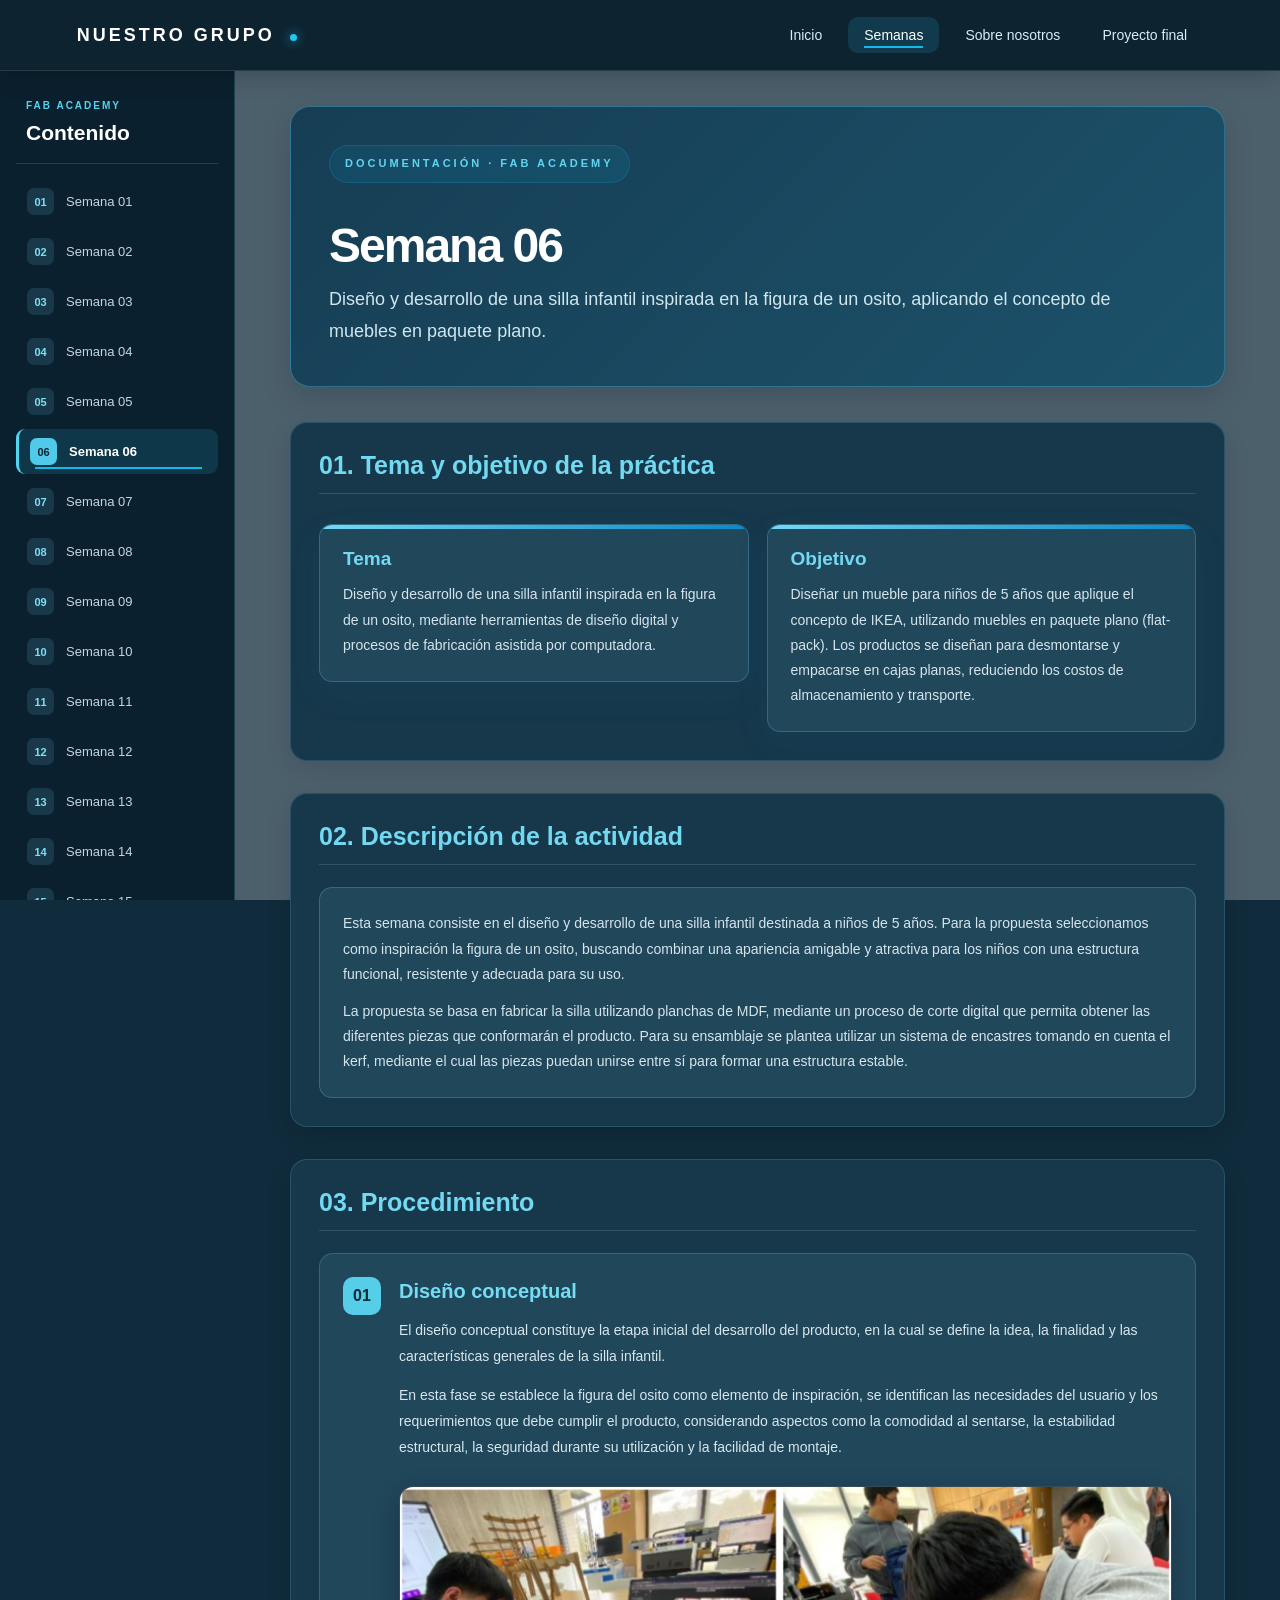
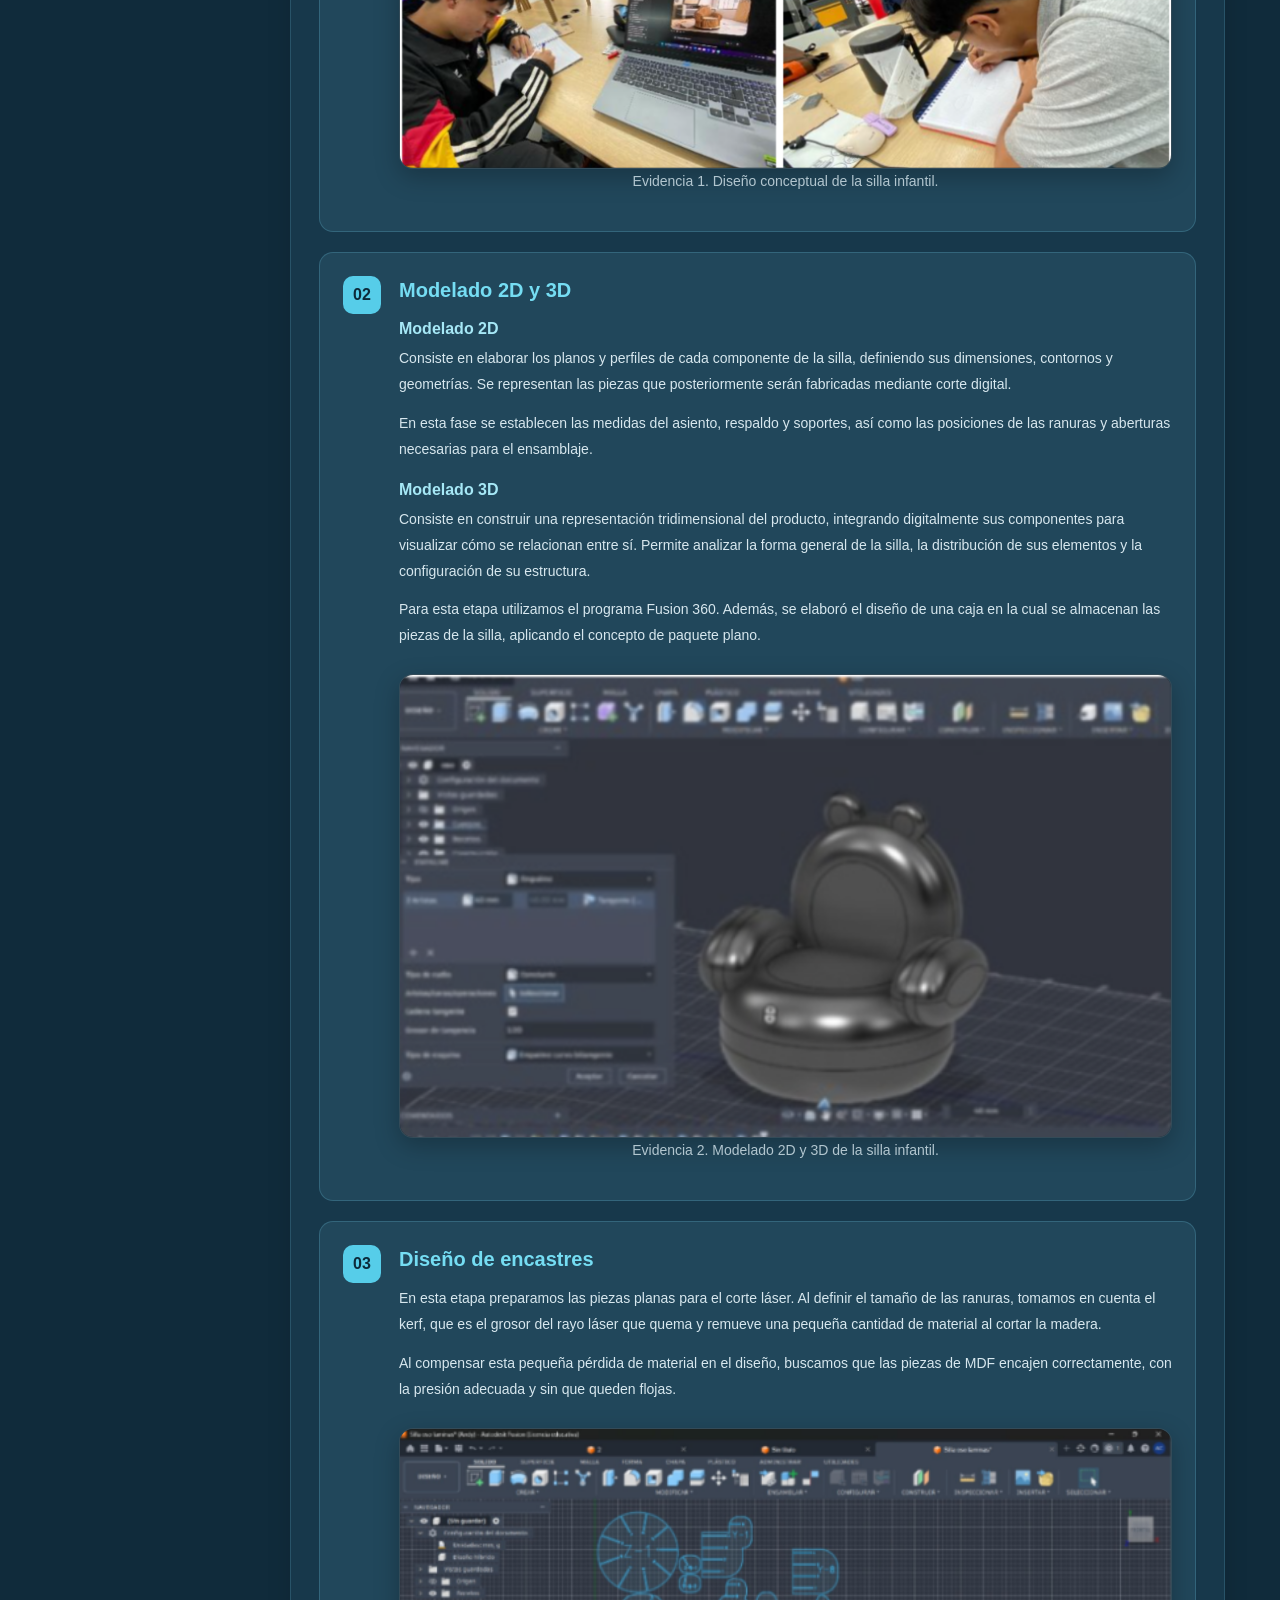
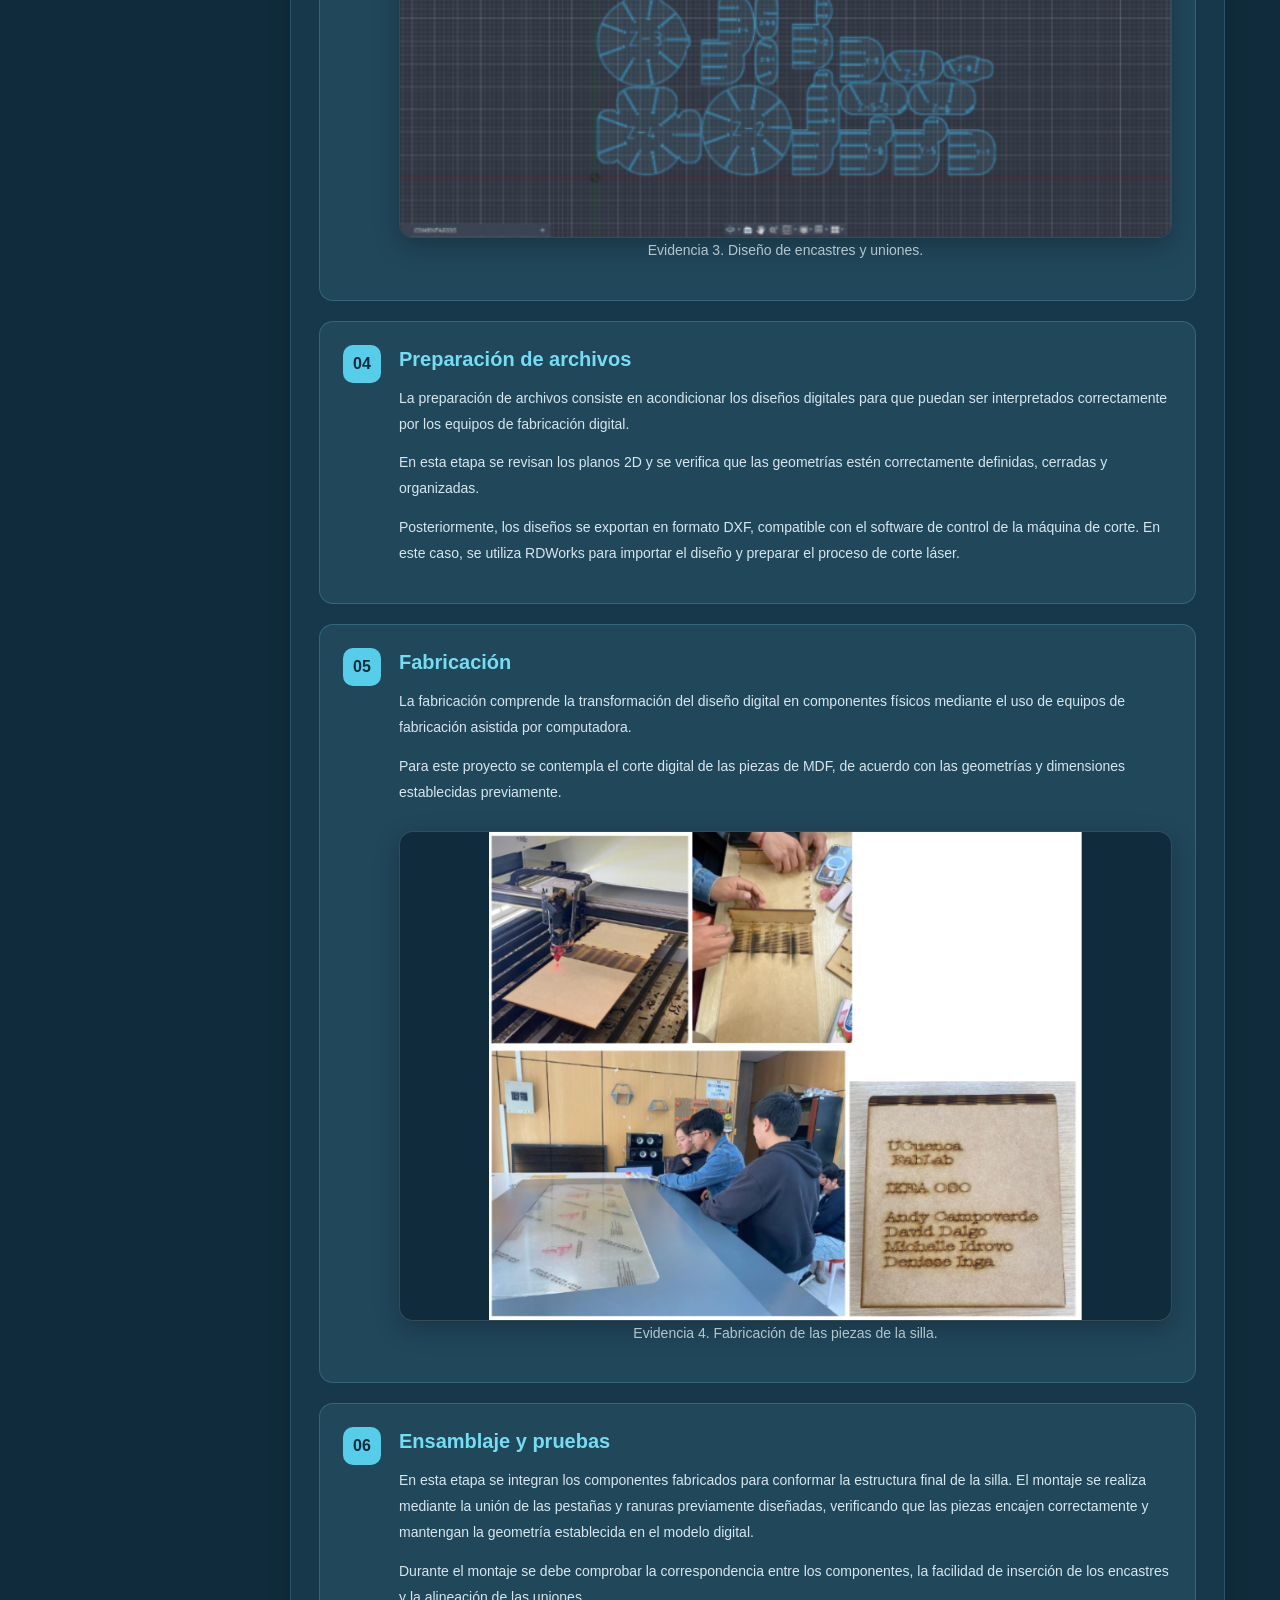
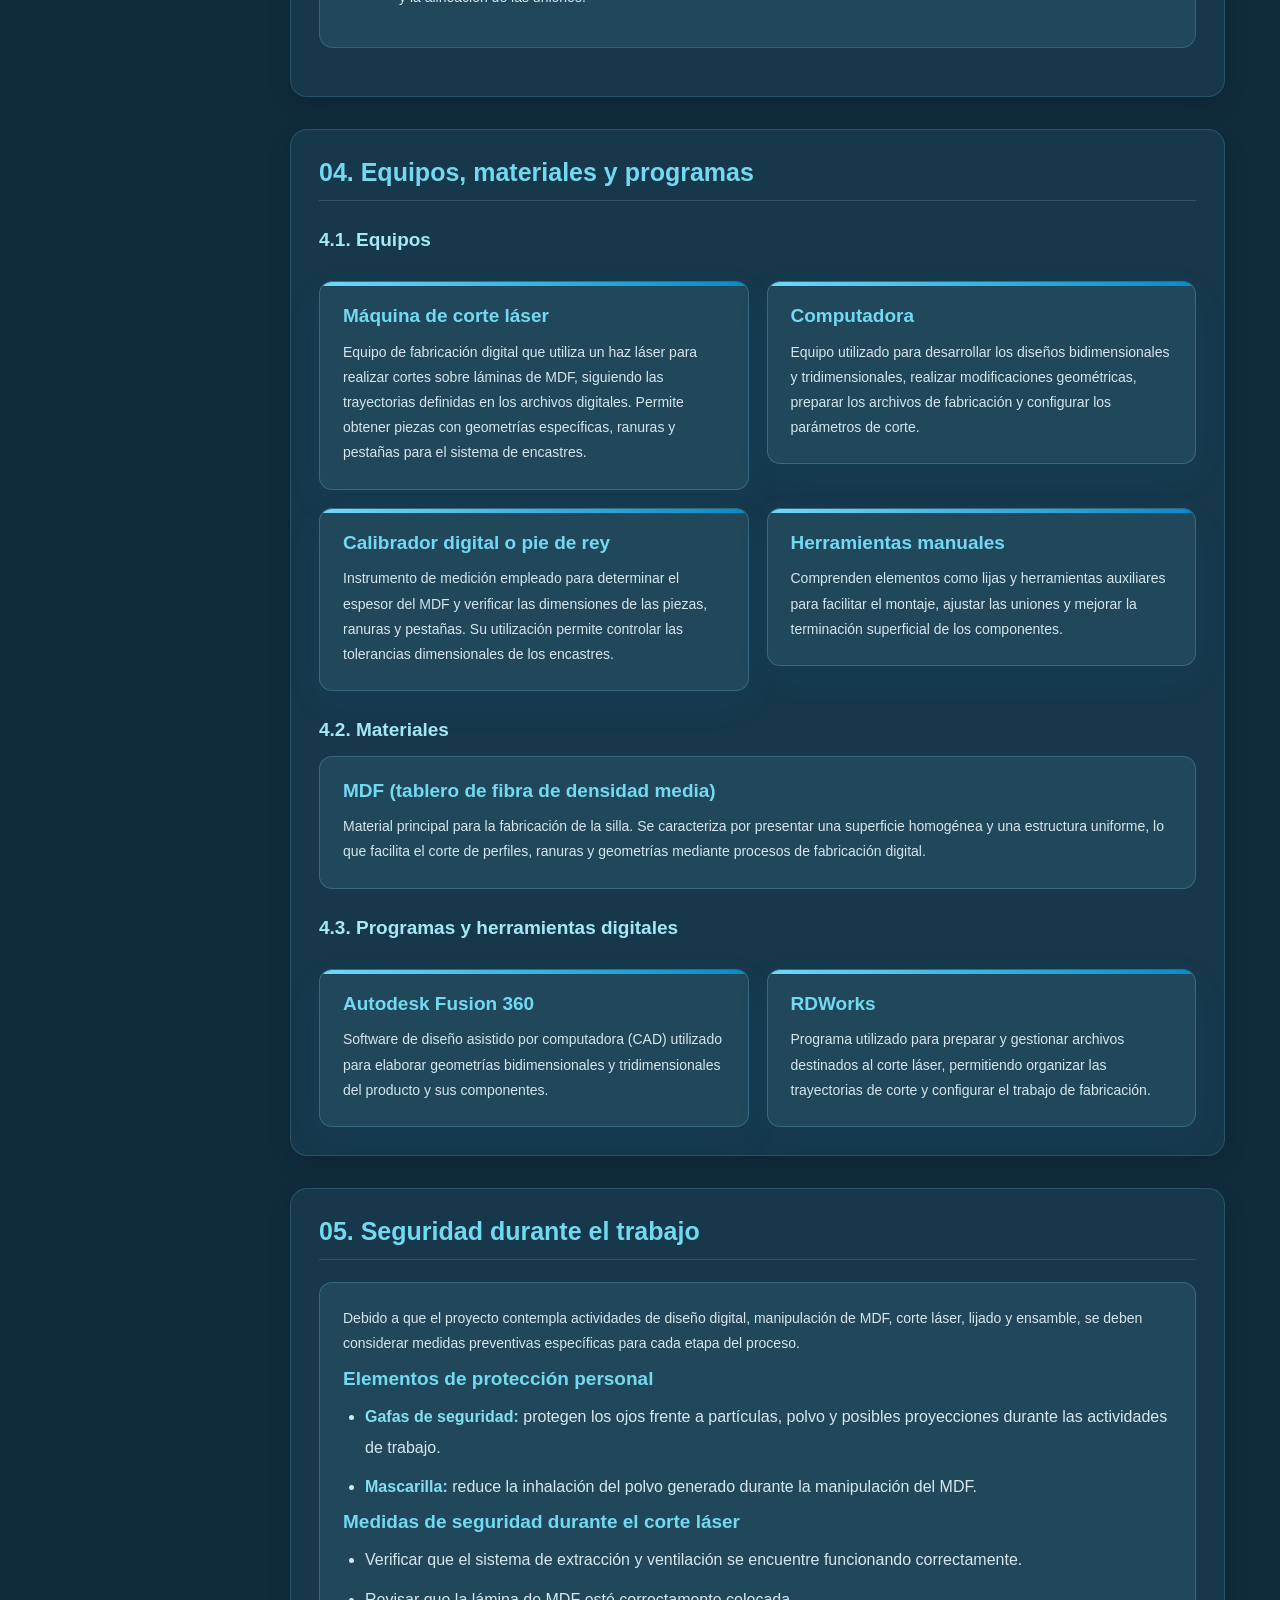
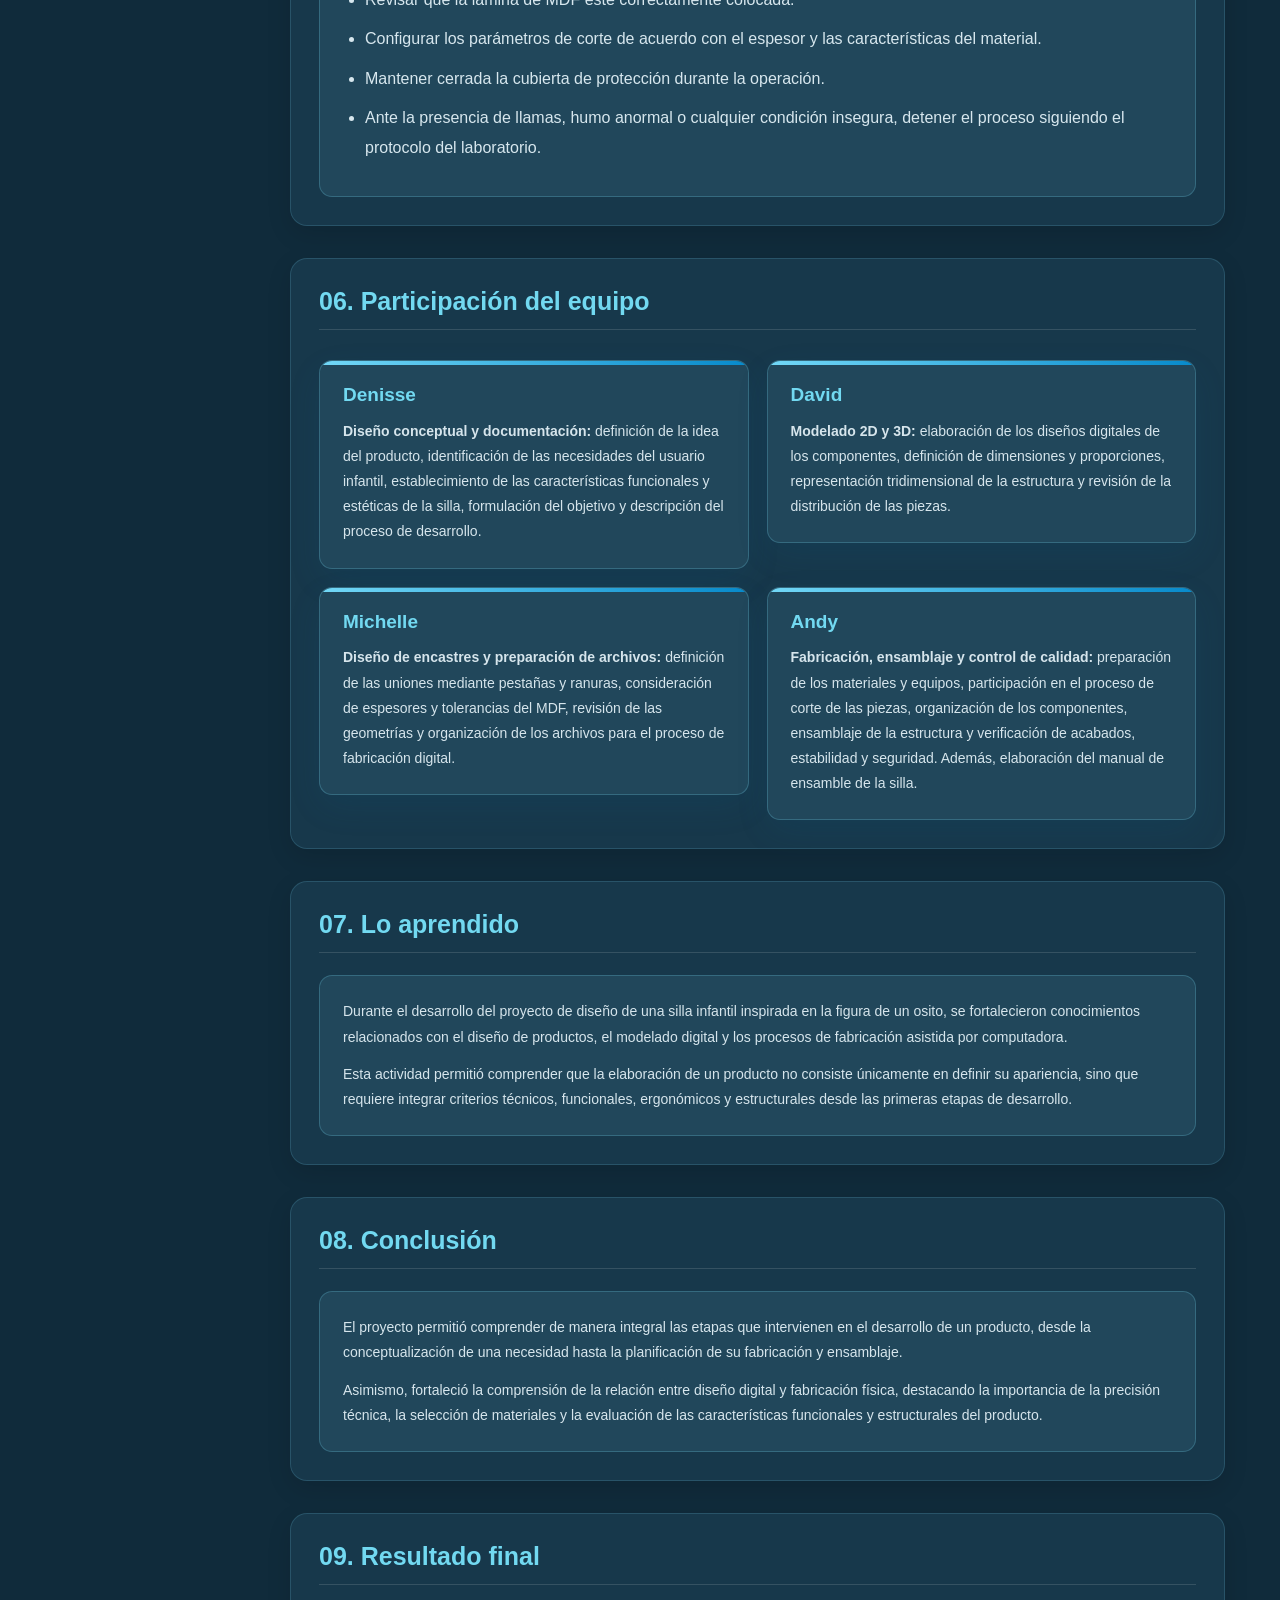
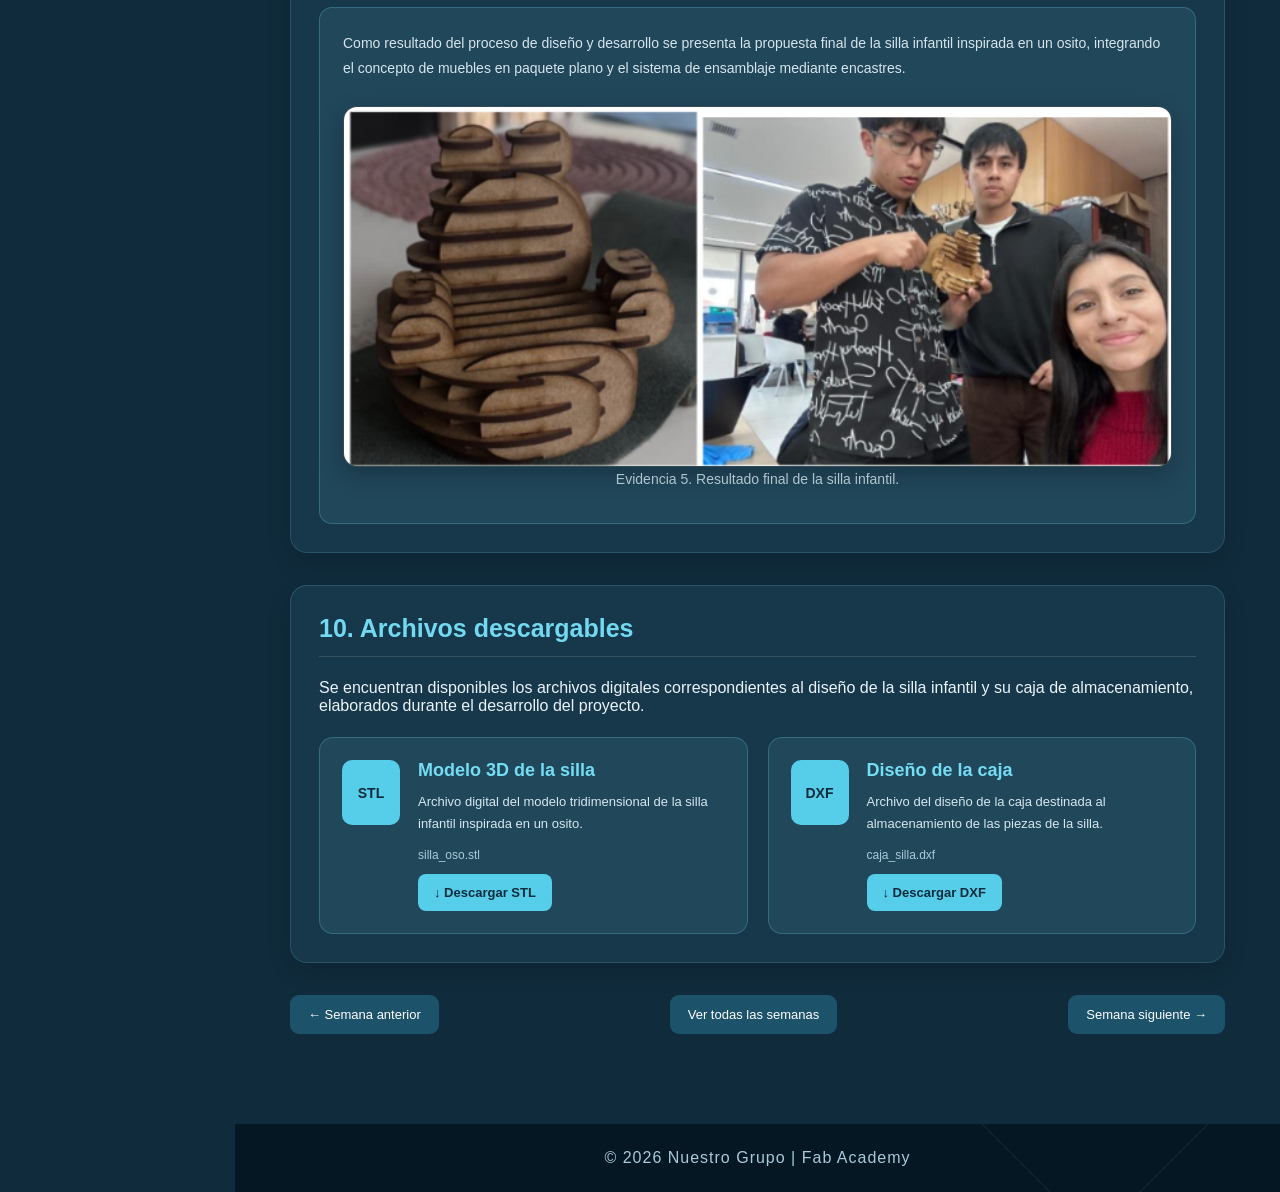
<file: semanas/semana-06.html>
<!DOCTYPE html>
<html lang="es">

<head>
    <meta charset="UTF-8">
    <meta name="viewport" content="width=device-width, initial-scale=1.0">

    <title>Semana 06 | Nuestro Grupo</title>

    <link rel="stylesheet" href="../css/style.css">
    <link rel="stylesheet" href="../css/fondo.css">
</head>

<body class="week-six-page">

    <!-- =========================
         MENÚ SUPERIOR
    ========================== -->

    <header class="navbar">

        <div class="logo">
            NUESTRO GRUPO
        </div>

        <nav>
            <a href="../index.html">Inicio</a>
            <a href="../semanas.html" class="active">Semanas</a>
            <a href="../nosotros.html">Sobre nosotros</a>
            <a href="../proyecto-final.html">Proyecto final</a>
        </nav>

    </header>


    <!-- =========================
         BARRA LATERAL
         NAVEGACIÓN DE 20 SEMANAS
    ========================== -->

    <aside class="week-sidebar">

        <div class="sidebar-heading">
            <span>FAB ACADEMY</span>
            <h3>Contenido</h3>
        </div>

        <nav class="sidebar-weeks">

            <a href="semana-01.html">
                <span>01</span> Semana 01
            </a>

            <a href="semana-02.html">
                <span>02</span> Semana 02
            </a>

            <a href="semana-03.html">
                <span>03</span> Semana 03
            </a>

            <a href="semana-04.html">
                <span>04</span> Semana 04
            </a>

            <a href="semana-05.html">
                <span>05</span> Semana 05
            </a>

            <a href="semana-06.html" class="active">
                <span>06</span> Semana 06
            </a>

            <a href="semana-07.html">
                <span>07</span> Semana 07
            </a>

            <a href="semana-08.html">
                <span>08</span> Semana 08
            </a>

            <a href="semana-09.html">
                <span>09</span> Semana 09
            </a>

            <a href="semana-10.html">
                <span>10</span> Semana 10
            </a>

            <a href="semana-11.html">
                <span>11</span> Semana 11
            </a>

            <a href="semana-12.html">
                <span>12</span> Semana 12
            </a>

            <a href="semana-13.html">
                <span>13</span> Semana 13
            </a>

            <a href="semana-14.html">
                <span>14</span> Semana 14
            </a>

            <a href="semana-15.html">
                <span>15</span> Semana 15
            </a>

            <a href="semana-16.html">
                <span>16</span> Semana 16
            </a>

            <a href="semana-17.html">
                <span>17</span> Semana 17
            </a>

            <a href="semana-18.html">
                <span>18</span> Semana 18
            </a>

            <a href="semana-19.html">
                <span>19</span> Semana 19
            </a>

            <a href="semana-20.html">
                <span>20</span> Semana 20
            </a>

        </nav>

        <a href="../semanas.html" class="sidebar-back">
            ← Volver a todas las semanas
        </a>

    </aside>


    <!-- =========================
         CONTENIDO PRINCIPAL
    ========================== -->

    <main class="week-content">


        <!-- ENCABEZADO -->

        <section class="weeks-header">

            <p class="small-title">
                DOCUMENTACIÓN · FAB ACADEMY
            </p>

            <h1>Semana 06</h1>

            <p>
                Diseño y desarrollo de una silla infantil
                inspirada en la figura de un osito, aplicando
                el concepto de muebles en paquete plano.
            </p>

        </section>


        <!-- =========================
             01. TEMA Y OBJETIVO
        ========================== -->

        <section class="week-section">

            <h2>01. Tema y objetivo de la práctica</h2>

            <div class="project-ideas">

                <article class="idea-card">

                    <h3>Tema</h3>

                    <p>
                        Diseño y desarrollo de una silla infantil
                        inspirada en la figura de un osito, mediante
                        herramientas de diseño digital y procesos
                        de fabricación asistida por computadora.
                    </p>

                </article>

                <article class="idea-card">

                    <h3>Objetivo</h3>

                    <p>
                        Diseñar un mueble para niños de 5 años que
                        aplique el concepto de IKEA, utilizando
                        muebles en paquete plano (flat-pack).
                        Los productos se diseñan para desmontarse
                        y empacarse en cajas planas, reduciendo
                        los costos de almacenamiento y transporte.
                    </p>

                </article>

            </div>

        </section>


        <!-- =========================
             02. DESCRIPCIÓN
        ========================== -->

        <section class="week-section">

            <h2>02. Descripción de la actividad</h2>

            <div class="content-card">

                <p>
                    Esta semana consiste en el diseño y desarrollo
                    de una silla infantil destinada a niños de
                    5 años. Para la propuesta seleccionamos como
                    inspiración la figura de un osito, buscando
                    combinar una apariencia amigable y atractiva
                    para los niños con una estructura funcional,
                    resistente y adecuada para su uso.
                </p>

                <p>
                    La propuesta se basa en fabricar la silla
                    utilizando planchas de MDF, mediante un proceso
                    de corte digital que permita obtener las
                    diferentes piezas que conformarán el producto.
                    Para su ensamblaje se plantea utilizar un
                    sistema de encastres tomando en cuenta el kerf,
                    mediante el cual las piezas puedan unirse entre
                    sí para formar una estructura estable.
                </p>

            </div>

        </section>


        <!-- =========================
             03. PROCEDIMIENTO
        ========================== -->

        <section class="week-section">

            <h2>03. Procedimiento</h2>


            <!-- 3.1 DISEÑO CONCEPTUAL -->

            <article class="process-card">

                <span class="process-number">01</span>

                <div>

                    <h3>Diseño conceptual</h3>

                    <p>
                        El diseño conceptual constituye la etapa
                        inicial del desarrollo del producto, en
                        la cual se define la idea, la finalidad
                        y las características generales de la
                        silla infantil.
                    </p>

                    <p>
                        En esta fase se establece la figura del
                        osito como elemento de inspiración, se
                        identifican las necesidades del usuario
                        y los requerimientos que debe cumplir
                        el producto, considerando aspectos como
                        la comodidad al sentarse, la estabilidad
                        estructural, la seguridad durante su
                        utilización y la facilidad de montaje.
                    </p>

                    <div class="evidence-image">

                        <img
                            src="../img/semana-06/evidencia-diseñoconceptual.png"
                            alt="Diseño conceptual de la silla infantil inspirada en un osito">

                        <p class="image-caption">
                            Evidencia 1. Diseño conceptual de la silla infantil.
                        </p>

                    </div>

                </div>

            </article>


            <!-- 3.2 MODELADO 2D Y 3D -->

            <article class="process-card">

                <span class="process-number">02</span>

                <div>

                    <h3>Modelado 2D y 3D</h3>

                    <h4>Modelado 2D</h4>

                    <p>
                        Consiste en elaborar los planos y perfiles
                        de cada componente de la silla, definiendo
                        sus dimensiones, contornos y geometrías.
                        Se representan las piezas que posteriormente
                        serán fabricadas mediante corte digital.
                    </p>

                    <p>
                        En esta fase se establecen las medidas
                        del asiento, respaldo y soportes, así como
                        las posiciones de las ranuras y aberturas
                        necesarias para el ensamblaje.
                    </p>

                    <h4>Modelado 3D</h4>

                    <p>
                        Consiste en construir una representación
                        tridimensional del producto, integrando
                        digitalmente sus componentes para visualizar
                        cómo se relacionan entre sí. Permite
                        analizar la forma general de la silla,
                        la distribución de sus elementos y la
                        configuración de su estructura.
                    </p>

                    <p>
                        Para esta etapa utilizamos el programa
                        Fusion 360. Además, se elaboró el diseño
                        de una caja en la cual se almacenan las
                        piezas de la silla, aplicando el concepto
                        de paquete plano.
                    </p>

                    <div class="evidence-image">

                        <img
                            src="../img/semana-06/evidencia-modelado.png"
                            alt="Modelado 2D y 3D de la silla infantil en Fusion 360">

                        <p class="image-caption">
                            Evidencia 2. Modelado 2D y 3D de la silla infantil.
                        </p>

                    </div>

                </div>

            </article>


            <!-- 3.3 DISEÑO DE ENCASTRES -->

            <article class="process-card">

                <span class="process-number">03</span>

                <div>

                    <h3>Diseño de encastres</h3>

                    <p>
                        En esta etapa preparamos las piezas planas
                        para el corte láser. Al definir el tamaño
                        de las ranuras, tomamos en cuenta el kerf,
                        que es el grosor del rayo láser que quema
                        y remueve una pequeña cantidad de material
                        al cortar la madera.
                    </p>

                    <p>
                        Al compensar esta pequeña pérdida de
                        material en el diseño, buscamos que las
                        piezas de MDF encajen correctamente,
                        con la presión adecuada y sin que queden
                        flojas.
                    </p>

                    <div class="evidence-image">

                        <img
                            src="../img/semana-06/evidencia-diseño.png"
                            alt="Diseño de encastres y ranuras de la silla infantil">

                        <p class="image-caption">
                            Evidencia 3. Diseño de encastres y uniones.
                        </p>

                    </div>

                </div>

            </article>


            <!-- 3.4 PREPARACIÓN DE ARCHIVOS -->

            <article class="process-card">

                <span class="process-number">04</span>

                <div>

                    <h3>Preparación de archivos</h3>

                    <p>
                        La preparación de archivos consiste en
                        acondicionar los diseños digitales para
                        que puedan ser interpretados correctamente
                        por los equipos de fabricación digital.
                    </p>

                    <p>
                        En esta etapa se revisan los planos 2D
                        y se verifica que las geometrías estén
                        correctamente definidas, cerradas y
                        organizadas.
                    </p>

                    <p>
                        Posteriormente, los diseños se exportan
                        en formato DXF, compatible con el software
                        de control de la máquina de corte. En este
                        caso, se utiliza RDWorks para importar
                        el diseño y preparar el proceso de corte
                        láser.
                    </p>

                </div>

            </article>


            <!-- 3.5 FABRICACIÓN -->

            <article class="process-card">

                <span class="process-number">05</span>

                <div>

                    <h3>Fabricación</h3>

                    <p>
                        La fabricación comprende la transformación
                        del diseño digital en componentes físicos
                        mediante el uso de equipos de fabricación
                        asistida por computadora.
                    </p>

                    <p>
                        Para este proyecto se contempla el corte
                        digital de las piezas de MDF, de acuerdo
                        con las geometrías y dimensiones
                        establecidas previamente.
                    </p>

                    <div class="evidence-image">

                        <img
                            src="../img/semana-06/evidencia-fabricacion.png"
                            alt="Fabricación de las piezas de MDF mediante corte láser">

                        <p class="image-caption">
                            Evidencia 4. Fabricación de las piezas de la silla.
                        </p>

                    </div>

                </div>

            </article>


            <!-- 3.6 ENSAMBLAJE Y PRUEBAS -->

            <article class="process-card">

                <span class="process-number">06</span>

                <div>

                    <h3>Ensamblaje y pruebas</h3>

                    <p>
                        En esta etapa se integran los componentes
                        fabricados para conformar la estructura
                        final de la silla. El montaje se realiza
                        mediante la unión de las pestañas y
                        ranuras previamente diseñadas, verificando
                        que las piezas encajen correctamente y
                        mantengan la geometría establecida en
                        el modelo digital.
                    </p>

                    <p>
                        Durante el montaje se debe comprobar
                        la correspondencia entre los componentes,
                        la facilidad de inserción de los encastres
                        y la alineación de las uniones.
                    </p>

                </div>

            </article>

        </section>


        <!-- =========================
             04. EQUIPOS, MATERIALES
             Y PROGRAMAS
        ========================== -->

        <section class="week-section">

            <h2>04. Equipos, materiales y programas</h2>


            <h3 class="subsection-title">4.1. Equipos</h3>

            <div class="project-ideas">

                <article class="idea-card">

                    <h3>Máquina de corte láser</h3>

                    <p>
                        Equipo de fabricación digital que utiliza
                        un haz láser para realizar cortes sobre
                        láminas de MDF, siguiendo las trayectorias
                        definidas en los archivos digitales.
                        Permite obtener piezas con geometrías
                        específicas, ranuras y pestañas para
                        el sistema de encastres.
                    </p>

                </article>

                <article class="idea-card">

                    <h3>Computadora</h3>

                    <p>
                        Equipo utilizado para desarrollar los
                        diseños bidimensionales y tridimensionales,
                        realizar modificaciones geométricas,
                        preparar los archivos de fabricación y
                        configurar los parámetros de corte.
                    </p>

                </article>

                <article class="idea-card">

                    <h3>Calibrador digital o pie de rey</h3>

                    <p>
                        Instrumento de medición empleado para
                        determinar el espesor del MDF y verificar
                        las dimensiones de las piezas, ranuras
                        y pestañas. Su utilización permite
                        controlar las tolerancias dimensionales
                        de los encastres.
                    </p>

                </article>

                <article class="idea-card">

                    <h3>Herramientas manuales</h3>

                    <p>
                        Comprenden elementos como lijas y
                        herramientas auxiliares para facilitar
                        el montaje, ajustar las uniones y mejorar
                        la terminación superficial de los
                        componentes.
                    </p>

                </article>

            </div>


            <h3 class="subsection-title">4.2. Materiales</h3>

            <div class="content-card">

                <h3>MDF (tablero de fibra de densidad media)</h3>

                <p>
                    Material principal para la fabricación
                    de la silla. Se caracteriza por presentar
                    una superficie homogénea y una estructura
                    uniforme, lo que facilita el corte de perfiles,
                    ranuras y geometrías mediante procesos
                    de fabricación digital.
                </p>

            </div>


            <h3 class="subsection-title">
                4.3. Programas y herramientas digitales
            </h3>

            <div class="project-ideas">

                <article class="idea-card">

                    <h3>Autodesk Fusion 360</h3>

                    <p>
                        Software de diseño asistido por computadora
                        (CAD) utilizado para elaborar geometrías
                        bidimensionales y tridimensionales del
                        producto y sus componentes.
                    </p>

                </article>

                <article class="idea-card">

                    <h3>RDWorks</h3>

                    <p>
                        Programa utilizado para preparar y gestionar
                        archivos destinados al corte láser,
                        permitiendo organizar las trayectorias
                        de corte y configurar el trabajo de
                        fabricación.
                    </p>

                </article>

            </div>

        </section>


        <!-- =========================
             05. SEGURIDAD
        ========================== -->

        <section class="week-section">

            <h2>05. Seguridad durante el trabajo</h2>

            <div class="content-card">

                <p>
                    Debido a que el proyecto contempla actividades
                    de diseño digital, manipulación de MDF,
                    corte láser, lijado y ensamble, se deben
                    considerar medidas preventivas específicas
                    para cada etapa del proceso.
                </p>

                <h3>Elementos de protección personal</h3>

                <ul>

                    <li>
                        <strong>Gafas de seguridad:</strong>
                        protegen los ojos frente a partículas,
                        polvo y posibles proyecciones durante
                        las actividades de trabajo.
                    </li>

                    <li>
                        <strong>Mascarilla:</strong>
                        reduce la inhalación del polvo generado
                        durante la manipulación del MDF.
                    </li>

                </ul>


                <h3>Medidas de seguridad durante el corte láser</h3>

                <ul>

                    <li>
                        Verificar que el sistema de extracción
                        y ventilación se encuentre funcionando
                        correctamente.
                    </li>

                    <li>
                        Revisar que la lámina de MDF esté
                        correctamente colocada.
                    </li>

                    <li>
                        Configurar los parámetros de corte
                        de acuerdo con el espesor y las
                        características del material.
                    </li>

                    <li>
                        Mantener cerrada la cubierta de
                        protección durante la operación.
                    </li>

                    <li>
                        Ante la presencia de llamas, humo
                        anormal o cualquier condición insegura,
                        detener el proceso siguiendo el protocolo
                        del laboratorio.
                    </li>

                </ul>

            </div>

        </section>


        <!-- =========================
             06. PARTICIPACIÓN DEL EQUIPO
        ========================== -->

        <section class="week-section">

            <h2>06. Participación del equipo</h2>

            <div class="project-ideas">

                <article class="idea-card">

                    <h3>Denisse</h3>

                    <p>
                        <strong>Diseño conceptual y documentación:</strong>
                        definición de la idea del producto,
                        identificación de las necesidades del
                        usuario infantil, establecimiento de
                        las características funcionales y
                        estéticas de la silla, formulación
                        del objetivo y descripción del proceso
                        de desarrollo.
                    </p>

                </article>

                <article class="idea-card">

                    <h3>David</h3>

                    <p>
                        <strong>Modelado 2D y 3D:</strong>
                        elaboración de los diseños digitales
                        de los componentes, definición de
                        dimensiones y proporciones, representación
                        tridimensional de la estructura y revisión
                        de la distribución de las piezas.
                    </p>

                </article>

                <article class="idea-card">

                    <h3>Michelle</h3>

                    <p>
                        <strong>Diseño de encastres y preparación
                        de archivos:</strong> definición de las
                        uniones mediante pestañas y ranuras,
                        consideración de espesores y tolerancias
                        del MDF, revisión de las geometrías y
                        organización de los archivos para el
                        proceso de fabricación digital.
                    </p>

                </article>

                <article class="idea-card">

                    <h3>Andy</h3>

                    <p>
                        <strong>Fabricación, ensamblaje y control
                        de calidad:</strong> preparación de los
                        materiales y equipos, participación
                        en el proceso de corte de las piezas,
                        organización de los componentes,
                        ensamblaje de la estructura y verificación
                        de acabados, estabilidad y seguridad.
                        Además, elaboración del manual de
                        ensamble de la silla.
                    </p>

                </article>

            </div>

        </section>


        <!-- =========================
             07. LO APRENDIDO
        ========================== -->

        <section class="week-section">

            <h2>07. Lo aprendido</h2>

            <div class="content-card">

                <p>
                    Durante el desarrollo del proyecto de diseño
                    de una silla infantil inspirada en la figura
                    de un osito, se fortalecieron conocimientos
                    relacionados con el diseño de productos,
                    el modelado digital y los procesos de
                    fabricación asistida por computadora.
                </p>

                <p>
                    Esta actividad permitió comprender que
                    la elaboración de un producto no consiste
                    únicamente en definir su apariencia, sino
                    que requiere integrar criterios técnicos,
                    funcionales, ergonómicos y estructurales
                    desde las primeras etapas de desarrollo.
                </p>

            </div>

        </section>


        <!-- =========================
             08. CONCLUSIÓN
        ========================== -->

        <section class="week-section">

            <h2>08. Conclusión</h2>

            <div class="content-card">

                <p>
                    El proyecto permitió comprender de manera
                    integral las etapas que intervienen en
                    el desarrollo de un producto, desde la
                    conceptualización de una necesidad hasta
                    la planificación de su fabricación y
                    ensamblaje.
                </p>

                <p>
                    Asimismo, fortaleció la comprensión de
                    la relación entre diseño digital y
                    fabricación física, destacando la
                    importancia de la precisión técnica,
                    la selección de materiales y la evaluación
                    de las características funcionales y
                    estructurales del producto.
                </p>

            </div>

        </section>


        <!-- =========================
             09. RESULTADO FINAL
        ========================== -->

        <section class="week-section">

            <h2>09. Resultado final</h2>

            <div class="content-card">

                <p>
                    Como resultado del proceso de diseño y
                    desarrollo se presenta la propuesta final
                    de la silla infantil inspirada en un osito,
                    integrando el concepto de muebles en
                    paquete plano y el sistema de ensamblaje
                    mediante encastres.
                </p>

                <div class="evidence-image">

                    <img
                        src="../img/semana-06/evidencia-final.png"
                        alt="Resultado final de la silla infantil con forma de osito">

                    <p class="image-caption">
                        Evidencia 5. Resultado final de la silla infantil.
                    </p>

                </div>

            </div>

        </section>

<!-- =========================
     10. ARCHIVOS DESCARGABLES
========================== -->

<section class="week-section">

    <h2>10. Archivos descargables</h2>

    <p>
        Se encuentran disponibles los archivos digitales
        correspondientes al diseño de la silla infantil
        y su caja de almacenamiento, elaborados durante
        el desarrollo del proyecto.
    </p>

    <div class="download-container">

        <article class="download-card">

            <div class="download-icon">
                <span>STL</span>
            </div>

            <div class="download-info">
                <h3>Modelo 3D de la silla</h3>

                <p>
                    Archivo digital del modelo tridimensional
                    de la silla infantil inspirada en un osito.
                </p>

                <span class="file-name">silla_oso.stl</span>

                <a href="../img/semana-06/silla_oso.stl"
                   download
                   class="download-button">
                    ↓ Descargar STL
                </a>
            </div>

        </article>


        <article class="download-card">

            <div class="download-icon">
                <span>DXF</span>
            </div>

            <div class="download-info">
                <h3>Diseño de la caja</h3>

                <p>
                    Archivo del diseño de la caja destinada
                    al almacenamiento de las piezas de la silla.
                </p>

                <span class="file-name">caja_silla.dxf</span>

                <a href="../img/semana-06/caja_silla.dxf"
                   download
                   class="download-button">
                    ↓ Descargar DXF
                </a>
            </div>

        </article>

    </div>

</section>


        <!-- =========================
             NAVEGACIÓN INFERIOR
        ========================== -->

        <section class="week-navigation">

            <a href="semana-05.html" class="week-nav-link">
                ← Semana anterior
            </a>

            <a href="../semanas.html" class="week-nav-link">
                Ver todas las semanas
            </a>

            <a href="semana-07.html" class="week-nav-link">
                Semana siguiente →
            </a>

        </section>

    </main>


    <!-- =========================
         FOOTER
    ========================== -->

    <footer>

        <p>
            © 2026 Nuestro Grupo | Fab Academy
        </p>

    </footer>

</body>
</html>
</file>
<file: css/style.css>
/* =========================
   CONFIGURACIÓN GENERAL
========================= */

* {
    margin: 0;
    padding: 0;
    box-sizing: border-box;
}


body {

    font-family: Arial, Helvetica, sans-serif;

    background: #eef9ff;

    color: #12304a;

}


/* =========================
   MENÚ
========================= */

.navbar {

    width: 100%;

    padding: 22px 7%;

    display: flex;

    justify-content: space-between;

    align-items: center;

    background: white;

    border-bottom: 2px solid #c7edff;

    position: relative;

}


.logo {

    font-size: 20px;

    font-weight: bold;

    letter-spacing: 2px;

    color: #0879b9;

}


nav {

    display: flex;

    gap: 30px;

}


nav a {

    text-decoration: none;

    color: #31556e;

    font-size: 14px;

    font-weight: 500;

    transition: 0.3s;

}


nav a:hover {

    color: #009ee3;

}


/* =========================
   PRESENTACIÓN
========================= */

.hero {

    min-height: 600px;

    padding: 80px 7%;

    display: grid;

    grid-template-columns: 1fr 1fr;

    gap: 60px;

    align-items: center;

    background:

        radial-gradient(
            circle at 90% 20%,
            #c9f1ff 0%,
            transparent 35%
        ),

        #eef9ff;

}


.small-title {

    font-size: 13px;

    letter-spacing: 3px;

    color: #159bd3;

    margin-bottom: 25px;

    font-weight: bold;

}


.hero h1 {

    font-size: 60px;

    line-height: 1.05;

    margin-bottom: 30px;

    color: #12304a;

}


.hero h1 span {

    color: #0aa4df;

}


.description {

    max-width: 520px;

    font-size: 18px;

    line-height: 1.7;

    color: #527086;

    margin-bottom: 35px;

}


/* =========================
   BOTONES
========================= */

.buttons {

    display: flex;

    gap: 15px;

}


.btn {

    display: inline-block;

    padding: 15px 25px;

    background: #078acb;

    color: white;

    text-decoration: none;

    border-radius: 8px;

    font-weight: bold;

    transition: 0.3s;

    box-shadow: 0 5px 15px rgba(0, 130, 190, 0.18);

}


.btn:hover {

    background: #056fa5;

    transform: translateY(-2px);

}


.btn.secondary {

    background: white;

    color: #078acb;

    border: 2px solid #8ddcff;

}


.btn.secondary:hover {

    background: #e0f7ff;

}


/* =========================
   IMAGEN
========================= */

.hero-image {

    display: flex;

    justify-content: center;

}


.image-placeholder {

    width: 100%;

    max-width: 500px;

    height: 400px;

    background: linear-gradient(
        135deg,
        #c8f0ff,
        #8edcff
    );

    display: flex;

    flex-direction: column;

    justify-content: center;

    align-items: center;

    color: #167ca9;

    border-radius: 20px;

    box-shadow: 0 15px 40px rgba(0, 130, 190, 0.15);

}


.image-placeholder span {

    font-size: 60px;

}


.image-placeholder p {

    margin-top: 10px;

    font-weight: bold;

}


/* =========================
   TARJETAS
========================= */

.info-section {

    padding: 70px 7%;

    display: grid;

    grid-template-columns: repeat(3, 1fr);

    gap: 25px;

    background: white;

}


.info-card {

    padding: 35px;

    border: 1px solid #c8eafa;

    background: #f8fdff;

    border-radius: 14px;

    transition: 0.3s;

}


.info-card:hover {

    transform: translateY(-6px);

    border-color: #78d4f5;

    box-shadow: 0 10px 30px rgba(0, 130, 190, 0.12);

}


.icon {

    font-size: 30px;

    margin-bottom: 20px;

}


.info-card h2 {

    margin-bottom: 15px;

    color: #123e5b;

}


.info-card p {

    color: #60798a;

    line-height: 1.6;

    margin-bottom: 20px;

}


.info-card a {

    color: #078acb;

    text-decoration: none;

    font-weight: bold;

}


/* =========================
   PIE DE PÁGINA
========================= */

footer {

    padding: 30px;

    background: #073b5c;

    color: white;

    text-align: center;

}


/* =========================
   PÁGINA DE SEMANAS
========================= */

.weeks-header {

    padding: 80px 7% 40px;

    max-width: 850px;

}


.weeks-header h1 {

    font-size: 60px;

    margin-bottom: 20px;

    color: #12304a;

}


.weeks-header p:not(.small-title) {

    font-size: 18px;

    line-height: 1.6;

    color: #527086;

}


/* CONTENEDOR */

.weeks-container {

    padding: 30px 7% 100px;

    display: flex;

    flex-direction: column;

    gap: 15px;

}


/* TARJETA */

.week-card {

    display: grid;

    grid-template-columns: 100px 1fr 40px;

    align-items: center;

    gap: 30px;

    padding: 30px;

    background: white;

    border: 1px solid #c8eafa;

    border-left: 6px solid #57c8f2;

    border-radius: 12px;

    text-decoration: none;

    color: #12304a;

    transition: 0.3s;

}


.week-card:hover {

    transform: translateX(8px);

    border-color: #35b9eb;

    box-shadow: 0 8px 25px rgba(0, 130, 190, 0.12);

}


/* NÚMERO */

.week-number {

    font-size: 45px;

    font-weight: bold;

    color: #70cdef;

}


/* TÍTULO */

.week-card h2 {

    margin-bottom: 8px;

    font-size: 22px;

    color: #123e5b;

}


/* DESCRIPCIÓN */

.week-card p {

    color: #6a8190;

    line-height: 1.5;

}


/* FLECHA */

.arrow {

    font-size: 25px;

    color: #078acb;

}


/* =========================
   PÁGINA DE UNA SEMANA
========================= */

.week-detail {

    max-width: 1000px;

    margin: auto;

    padding: 80px 7% 100px;

}


.week-detail h1 {

    font-size: 65px;

    margin-bottom: 25px;

    color: #12304a;

}


.week-intro {

    font-size: 20px;

    line-height: 1.7;

    color: #527086;

    margin-bottom: 70px;

}


/* BLOQUES */

.content-block {

    margin-bottom: 60px;

}


.content-block h2 {

    font-size: 28px;

    margin-bottom: 20px;

    color: #087fb8;

}


.content-block p {

    font-size: 17px;

    line-height: 1.8;

    color: #526e80;

}


/* =========================
   IDEAS DE PROYECTO
========================= */

.project-ideas {

    display: grid;

    grid-template-columns: repeat(3, 1fr);

    gap: 20px;

}


.idea-card {

    padding: 30px;

    background: white;

    border: 1px solid #c8eafa;

    border-radius: 14px;

    transition: 0.3s;

    position: relative;

    overflow: hidden;

}


.idea-card::before {

    content: "";

    position: absolute;

    top: 0;

    left: 0;

    width: 100%;

    height: 5px;

    background: linear-gradient(
        90deg,
        #55c9f3,
        #078acb
    );

}


.idea-card:hover {

    transform: translateY(-6px);

    box-shadow: 0 10px 30px rgba(0, 130, 190, 0.14);

}


.idea-number {

    font-size: 14px;

    color: #55bce5;

    letter-spacing: 2px;

    margin-bottom: 20px;

    font-weight: bold;

}


.idea-card h3 {

    font-size: 21px;

    margin-bottom: 15px;

    color: #123e5b;

}


.idea-card p {

    color: #60798a;

    line-height: 1.7;

}


/* =========================
   EVIDENCIAS
========================= */

.evidence-box {

    min-height: 250px;

    background: linear-gradient(
        135deg,
        #d9f5ff,
        #b7eaff
    );

    display: flex;

    justify-content: center;

    align-items: center;

    border-radius: 15px;

    border: 2px dashed #6dcdf0;

}


.evidence-box p {

    color: #2781a8;

    font-weight: bold;

}


/* =========================
   CELULAR
========================= */

@media (max-width: 800px) {

    .navbar {

        flex-direction: column;

        gap: 20px;

    }


    nav {

        flex-wrap: wrap;

        justify-content: center;

    }


    .hero {

        grid-template-columns: 1fr;

    }


    .hero h1 {

        font-size: 45px;

    }


    .info-section {

        grid-template-columns: 1fr;

    }


    .weeks-header h1 {

        font-size: 45px;

    }


    .week-card {

        grid-template-columns: 60px 1fr 20px;

        gap: 15px;

        padding: 20px;

    }


    .week-number {

        font-size: 30px;

    }


    .project-ideas {

        grid-template-columns: 1fr;

    }

}

/* =========================
   FONDO GEOMÉTRICO
========================= */

body {

    background-color: #eef9ff;

    background-image:

        linear-gradient(
            rgba(87, 200, 242, 0.10) 1px,
            transparent 1px
        ),

        linear-gradient(
            90deg,
            rgba(87, 200, 242, 0.10) 1px,
            transparent 1px
        );

    background-size: 45px 45px;

}


/* =========================
   INICIO MÁS VISUAL
========================= */

.hero {

    min-height: 650px;

    padding: 90px 7%;

    position: relative;

    overflow: hidden;

    background:

        radial-gradient(
            circle at 85% 20%,
            rgba(104, 216, 250, 0.55),
            transparent 28%
        ),

        radial-gradient(
            circle at 15% 90%,
            rgba(0, 148, 210, 0.12),
            transparent 30%
        ),

        linear-gradient(
            135deg,
            #f4fcff,
            #dff6ff
        );

}


/* DECORACIÓN GEOMÉTRICA */

.hero::before {

    content: "";

    position: absolute;

    width: 280px;

    height: 280px;

    right: -80px;

    top: -80px;

    border: 2px solid rgba(8, 138, 203, 0.18);

    transform: rotate(45deg);

}


.hero::after {

    content: "";

    position: absolute;

    width: 180px;

    height: 180px;

    left: -70px;

    bottom: -70px;

    border: 2px solid rgba(8, 138, 203, 0.15);

    transform: rotate(45deg);

}


/* TEXTO DEL INICIO */

.hero-text {

    position: relative;

    z-index: 2;

}


.hero h1 {

    font-size: 64px;

    line-height: 1.02;

    color: #103b57;

    letter-spacing: -1.5px;

}


.hero h1 span {

    color: #079bd3;

}


/* PEQUEÑO DETALLE SOBRE EL TÍTULO */

.small-title {

    display: inline-block;

    padding: 7px 14px;

    border-radius: 20px;

    background: #d5f4ff;

    color: #087fb8;

    font-size: 12px;

    letter-spacing: 2px;

}


/* =========================
   IMAGEN DE PORTADA
========================= */

.hero-image {

    position: relative;

    z-index: 2;

}


.image-placeholder {

    position: relative;

    overflow: hidden;

    background:

        linear-gradient(
            135deg,
            #bceeff,
            #68cbed,
            #168fc5
        );

    border-radius: 24px;

    border: 5px solid rgba(255,255,255,0.8);

    box-shadow:

        0 20px 50px rgba(0, 106, 160, 0.22),

        0 0 0 1px rgba(8, 138, 203, 0.10);

}


/* LÍNEAS DECORATIVAS EN LA FOTO */

.image-placeholder::before {

    content: "";

    position: absolute;

    width: 160%;

    height: 2px;

    background: rgba(255,255,255,0.30);

    transform: rotate(-35deg);

}


.image-placeholder::after {

    content: "";

    position: absolute;

    width: 160%;

    height: 2px;

    background: rgba(255,255,255,0.18);

    transform: rotate(35deg);

}


.image-placeholder span,
.image-placeholder p {

    position: relative;

    z-index: 2;

}


/* =========================
   TARJETAS DEL INICIO
========================= */

.info-section {

    position: relative;

    padding: 90px 7%;

    background:

        linear-gradient(
            rgba(255,255,255,0.94),
            rgba(255,255,255,0.94)
        ),

        linear-gradient(
            45deg,
            #c9efff 25%,
            transparent 25%,
            transparent 75%,
            #c9efff 75%
        );

}


.info-card {

    position: relative;

    overflow: hidden;

    padding: 38px;

    background: rgba(255,255,255,0.95);

    border: 1px solid #bde8fa;

    border-radius: 18px;

}


.info-card::before {

    content: "";

    position: absolute;

    top: 0;

    left: 0;

    width: 100%;

    height: 5px;

    background: linear-gradient(
        90deg,
        #6bd5f5,
        #078acb
    );

}


.info-card:hover {

    transform: translateY(-8px);

    box-shadow:

        0 15px 35px rgba(0, 130, 190, 0.15);

}


/* ICONOS */

.icon {

    width: 55px;

    height: 55px;

    display: flex;

    justify-content: center;

    align-items: center;

    background: #e0f7ff;

    border-radius: 14px;

    font-size: 27px;

    margin-bottom: 22px;

}


/* =========================
   BOTONES MÁS BONITOS
========================= */

.btn {

    border-radius: 10px;

    background:

        linear-gradient(
            135deg,
            #0aa4df,
            #0879b9
        );

    box-shadow:

        0 8px 20px rgba(8, 138, 203, 0.25);

}


.btn:hover {

    background:

        linear-gradient(
            135deg,
            #0879b9,
            #05618f
        );

}


/* =========================
   FOOTER
========================= */

footer {

    background:

        linear-gradient(
            135deg,
            #073b5c,
            #075b82
        );

    position: relative;

    overflow: hidden;

}


footer::before {

    content: "";

    position: absolute;

    width: 200px;

    height: 200px;

    border: 1px solid rgba(255,255,255,0.08);

    transform: rotate(45deg);

    right: 8%;

    top: -130px;

}

/* =========================
   SOBRE NOSOTROS
========================= */

.about-header {

    padding: 90px 7% 50px;

    max-width: 900px;

}


.about-header h1 {

    font-size: 65px;

    color: #103b57;

    margin-bottom: 25px;

}


.about-header > p:last-child {

    font-size: 19px;

    line-height: 1.7;

    color: #527086;

    max-width: 650px;

}


/* =========================
   EQUIPO
========================= */

.team-section {

    padding: 30px 7% 100px;

    display: grid;

    grid-template-columns: repeat(2, 1fr);

    gap: 25px;

}


.member-card {

    display: grid;

    grid-template-columns: 180px 1fr;

    background: white;

    border: 1px solid #bde8fa;

    border-radius: 18px;

    overflow: hidden;

    transition: 0.3s;

    box-shadow: 0 5px 20px rgba(0, 130, 190, 0.06);

}


.member-card:hover {

    transform: translateY(-7px);

    box-shadow: 0 15px 35px rgba(0, 130, 190, 0.15);

}


/* =========================
   FOTO
========================= */

.member-photo {

    min-height: 230px;

    display: flex;

    flex-direction: column;

    justify-content: center;

    align-items: center;

    background:

        linear-gradient(
            135deg,
            #c8f1ff,
            #72d1f2
        );

    color: #1687b5;

}


.member-photo span {

    font-size: 45px;

    font-weight: 300;

}


.member-photo p {

    margin-top: 5px;

    font-size: 13px;

    font-weight: bold;

}


/* =========================
   INFORMACIÓN
========================= */

.member-info {

    padding: 28px;

}


.member-number {

    font-size: 12px;

    color: #45bde9;

    font-weight: bold;

    letter-spacing: 2px;

    margin-bottom: 15px;

}


.member-info h2 {

    font-size: 24px;

    color: #103b57;

    margin-bottom: 8px;

}


.member-role {

    color: #078acb;

    font-weight: bold;

    font-size: 14px;

    margin-bottom: 20px;

}


.member-description {

    color: #60798a;

    line-height: 1.6;

    font-size: 14px;

}


/* =========================
   CELULAR
========================= */

@media (max-width: 900px) {

    .team-section {

        grid-template-columns: 1fr;

    }

}


@media (max-width: 600px) {

    .member-card {

        grid-template-columns: 1fr;

    }


    .member-photo {

        min-height: 250px;

    }


    .about-header h1 {

        font-size: 45px;

    }

}

/* =========================
   IMÁGENES DE IDEAS
========================= */

.idea-image {

    width: 100%;
    height: 220px;

    margin-bottom: 25px;

    overflow: hidden;

    border-radius: 12px;

    background: #e8f8ff;

}


.idea-image img {

    width: 100%;
    height: 100%;

    object-fit: cover;

    display: block;

    transition: 0.4s;

}


.idea-card:hover .idea-image img {

    transform: scale(1.05);

}

/* =========================================
   MEJORA VISUAL DE LAS IDEAS DE PROYECTO
========================================= */

.project-ideas {
    display: grid;
    grid-template-columns: repeat(3, 1fr);
    gap: 28px;
    margin-top: 35px;
}


/* TARJETA */

.idea-card {

    position: relative;

    background: rgba(255, 255, 255, 0.96);

    border: 1px solid #bde8fa;

    border-radius: 22px;

    overflow: hidden;

    padding: 0 0 30px 0;

    box-shadow:
        0 8px 25px rgba(0, 110, 170, 0.08);

    transition: all 0.35s ease;

}


/* EFECTO AL PASAR EL MOUSE */

.idea-card:hover {

    transform: translateY(-10px);

    box-shadow:
        0 20px 45px rgba(0, 110, 170, 0.18);

    border-color: #63cbed;

}


/* =========================================
   IMAGEN
========================================= */

.idea-image {

    width: 100%;

    height: 245px;

    overflow: hidden;

    position: relative;

    background: #dff6ff;

}


/* IMAGEN */

.idea-image img {

    width: 100%;

    height: 100%;

    object-fit: cover;

    display: block;

    transition: transform 0.5s ease;

}


/* ZOOM */

.idea-card:hover .idea-image img {

    transform: scale(1.07);

}


/* ETIQUETA CONCEPTO */

.idea-image::after {

    content: "CONCEPTO";

    position: absolute;

    top: 18px;

    left: 18px;

    padding: 7px 12px;

    background: rgba(7, 121, 185, 0.90);

    color: white;

    font-size: 10px;

    font-weight: bold;

    letter-spacing: 2px;

    border-radius: 20px;

}


/* =========================================
   CONTENIDO DE LA TARJETA
========================================= */

.idea-number {

    margin: 25px 30px 10px;

    font-size: 13px;

    color: #42b9e8;

    font-weight: bold;

    letter-spacing: 3px;

}


.idea-card h3 {

    margin: 0 30px 15px;

    font-size: 24px;

    color: #103b57;

    line-height: 1.2;

}


.idea-card p {

    margin: 0 30px;

    color: #60798a;

    font-size: 15px;

    line-height: 1.7;

}


/* =========================================
   DECORACIÓN DE LA TARJETA
========================================= */

.idea-card::before {

    content: "";

    position: absolute;

    bottom: 0;

    left: 0;

    width: 100%;

    height: 4px;

    background: linear-gradient(
        90deg,
        #72d8f7,
        #078acb
    );

}


/* =========================================
   FONDO DE LA SECCIÓN
========================================= */

.content-block {

    position: relative;

}


.content-block:nth-of-type(3) {

    padding: 55px 45px;

    margin-left: -45px;

    margin-right: -45px;

    border-radius: 30px;

    background:

        linear-gradient(
            rgba(240, 251, 255, 0.92),
            rgba(240, 251, 255, 0.92)
        ),

        linear-gradient(
            45deg,
            transparent 45%,
            rgba(87, 200, 242, 0.12) 45%,
            rgba(87, 200, 242, 0.12) 55%,
            transparent 55%
        );

    background-size: auto, 45px 45px;

}


/* =========================================
   RESPONSIVE
========================================= */

@media (max-width: 900px) {

    .project-ideas {

        grid-template-columns: 1fr;

    }

}

/* =========================================================
   NUEVO DISEÑO GENERAL
   NUESTRO GRUPO | FAB ACADEMY
========================================================= */


/* =========================================================
   1. FONDO GENERAL
========================================================= */

body {

    background-color: #edf9ff;

    background-image:

        linear-gradient(
            30deg,
            rgba(0, 157, 211, 0.045) 12%,
            transparent 12.5%,
            transparent 87%,
            rgba(0, 157, 211, 0.045) 87.5%
        ),

        linear-gradient(
            150deg,
            rgba(0, 157, 211, 0.045) 12%,
            transparent 12.5%,
            transparent 87%,
            rgba(0, 157, 211, 0.045) 87.5%
        ),

        linear-gradient(
            30deg,
            rgba(0, 157, 211, 0.025) 12%,
            transparent 12.5%,
            transparent 87%,
            rgba(0, 157, 211, 0.025) 87.5%
        );

    background-size: 80px 140px;

}


/* =========================================================
   2. MENÚ
========================================================= */

.navbar {

    position: sticky;

    top: 0;

    z-index: 1000;

    padding: 17px 6%;

    background: rgba(255,255,255,0.88);

    backdrop-filter: blur(15px);

    border-bottom: 1px solid rgba(89, 201, 239, 0.25);

    box-shadow:
        0 5px 25px rgba(0, 100, 150, 0.06);

}


.logo {

    font-size: 18px;

    letter-spacing: 3px;

    color: #087fb8;

    position: relative;

}


.logo::after {

    content: "";

    display: inline-block;

    width: 7px;

    height: 7px;

    margin-left: 7px;

    border-radius: 50%;

    background: #25c5f0;

    box-shadow:
        0 0 12px rgba(37,197,240,0.8);

}


nav {

    gap: 10px;

}


nav a {

    position: relative;

    padding: 10px 16px;

    border-radius: 10px;

    color: #3c6075;

    transition: all 0.3s ease;

}


nav a:hover,
nav a.active {

    color: #057db8;

    background: #e5f8ff;

}


nav a::after {

    content: "";

    position: absolute;

    left: 16px;

    right: 16px;

    bottom: 5px;

    height: 2px;

    background: #13b9e9;

    transform: scaleX(0);

    transition: transform 0.3s ease;

}


nav a:hover::after,
nav a.active::after {

    transform: scaleX(1);

}


/* =========================================================
   3. INICIO / HERO
========================================================= */

.hero {

    min-height: 620px;

    padding: 70px 7%;

    position: relative;

    overflow: hidden;

    display: grid;

    grid-template-columns: 1.05fr 0.95fr;

    gap: 70px;

    background:

        radial-gradient(
            circle at 85% 15%,
            rgba(83, 211, 247, 0.45),
            transparent 28%
        ),

        radial-gradient(
            circle at 5% 100%,
            rgba(25, 157, 211, 0.15),
            transparent 30%
        ),

        linear-gradient(
            135deg,
            #f8fdff,
            #dff6ff
        );

}


/* CÍRCULOS DECORATIVOS */

.hero::before {

    content: "";

    position: absolute;

    width: 430px;

    height: 430px;

    right: -180px;

    top: -180px;

    border-radius: 50%;

    border: 70px solid rgba(28, 177, 225, 0.08);

}


.hero::after {

    content: "";

    position: absolute;

    width: 220px;

    height: 220px;

    left: -110px;

    bottom: -110px;

    border-radius: 50%;

    background: rgba(37, 194, 238, 0.08);

}


.hero-text {

    position: relative;

    z-index: 2;

}


.small-title {

    padding: 8px 15px;

    border-radius: 30px;

    background: rgba(17, 177, 228, 0.10);

    border: 1px solid rgba(17, 177, 228, 0.20);

    color: #078acb;

    font-size: 11px;

    letter-spacing: 3px;

}


.hero h1 {

    font-size: clamp(48px, 5vw, 72px);

    line-height: 0.98;

    letter-spacing: -3px;

    margin: 25px 0;

    color: #103b57;

}


.hero h1 span {

    display: block;

    color: #079bd3;

}


.description {

    font-size: 17px;

    max-width: 580px;

    line-height: 1.8;

    color: #547487;

}


/* =========================================================
   4. BOTONES WOW
========================================================= */

.buttons {

    margin-top: 35px;

    display: flex;

    gap: 14px;

}


.btn {

    position: relative;

    overflow: hidden;

    padding: 16px 25px;

    border-radius: 12px;

    background: linear-gradient(
        135deg,
        #0db9ec,
        #0877b6
    );

    color: white;

    border: none;

    box-shadow:
        0 10px 25px rgba(0, 137, 198, 0.25);

    transition: all 0.3s ease;

}


.btn::before {

    content: "";

    position: absolute;

    top: 0;

    left: -100%;

    width: 70%;

    height: 100%;

    background: linear-gradient(
        90deg,
        transparent,
        rgba(255,255,255,0.35),
        transparent
    );

    transform: skewX(-20deg);

    transition: 0.6s;

}


.btn:hover::before {

    left: 130%;

}


.btn:hover {

    transform: translateY(-4px);

    box-shadow:
        0 15px 30px rgba(0, 137, 198, 0.32);

}


.btn.secondary {

    background: rgba(255,255,255,0.75);

    color: #078acb;

    border: 1px solid #83d8f5;

    box-shadow: none;

}


.btn.secondary:hover {

    background: white;

    box-shadow:
        0 10px 25px rgba(0, 137, 198, 0.12);

}


/* =========================================================
   5. IMAGEN PRINCIPAL
========================================================= */

.hero-image {

    position: relative;

    z-index: 2;

}


.image-placeholder {

    height: 420px;

    max-width: 530px;

    position: relative;

    border-radius: 30px;

    border: 7px solid rgba(255,255,255,0.8);

    background:

        radial-gradient(
            circle at 30% 30%,
            #d8f8ff,
            transparent 25%
        ),

        linear-gradient(
            135deg,
            #8de2f8,
            #1597ce
        );

    box-shadow:

        0 30px 70px rgba(0, 112, 170, 0.20),

        0 0 0 1px rgba(0, 130, 190, 0.08);

}


.image-placeholder::before {

    content: "";

    position: absolute;

    inset: 25px;

    border: 1px solid rgba(255,255,255,0.28);

    border-radius: 22px;

}


.image-placeholder::after {

    content: "";

    position: absolute;

    width: 180px;

    height: 180px;

    right: -50px;

    bottom: -50px;

    border-radius: 50%;

    border: 35px solid rgba(255,255,255,0.10);

}


.image-placeholder span {

    font-size: 70px;

    color: white;

    text-shadow:
        0 5px 20px rgba(0,80,130,0.25);

}


.image-placeholder p {

    color: white;

    letter-spacing: 1px;

}


/* =========================================================
   6. SECCIÓN DE TARJETAS
========================================================= */

.info-section {

    padding: 65px 7% 85px;

    display: grid;

    grid-template-columns: repeat(3, 1fr);

    gap: 25px;

    background: rgba(255,255,255,0.72);

}


.info-card {

    position: relative;

    overflow: hidden;

    padding: 35px;

    min-height: 270px;

    border-radius: 20px;

    background: rgba(255,255,255,0.95);

    border: 1px solid #c5eaf8;

    box-shadow:
        0 10px 30px rgba(0,110,170,0.07);

    transition: all 0.35s ease;

}


.info-card:hover {

    transform: translateY(-9px);

    box-shadow:
        0 20px 40px rgba(0,110,170,0.14);

}


.info-card::after {

    content: "";

    position: absolute;

    width: 100px;

    height: 100px;

    right: -45px;

    bottom: -45px;

    border-radius: 50%;

    background: #e4f8ff;

}


.info-card h2 {

    font-size: 23px;

}


.info-card a {

    position: relative;

    z-index: 2;

    display: inline-block;

    margin-top: 10px;

    padding: 9px 15px;

    border-radius: 8px;

    background: #edfaff;

    transition: 0.3s;

}


.info-card a:hover {

    background: #d6f4ff;

    transform: translateX(4px);

}


.icon {

    width: 58px;

    height: 58px;

    display: flex;

    align-items: center;

    justify-content: center;

    border-radius: 16px;

    background: linear-gradient(
        135deg,
        #e0f8ff,
        #bceeff
    );

    box-shadow:
        inset 0 0 0 1px rgba(0,150,210,0.08);

}


/* =========================================================
   7. PÁGINAS INTERNAS
========================================================= */

.weeks-header,
.about-header {

    max-width: 1100px;

    padding: 70px 7% 35px;

}


.weeks-header h1,
.about-header h1 {

    font-size: clamp(45px, 5vw, 65px);

    letter-spacing: -2px;

    margin-top: 15px;

}


/* =========================================================
   8. TARJETAS DE SEMANAS
========================================================= */

.weeks-container {

    padding: 20px 7% 80px;

    display: grid;

    grid-template-columns: repeat(2, 1fr);

    gap: 22px;

}


.week-card {

    min-height: 170px;

    position: relative;

    overflow: hidden;

    grid-template-columns: 80px 1fr 30px;

    padding: 28px;

    border-radius: 20px;

    border: 1px solid #bde8fa;

    background: rgba(255,255,255,0.94);

    box-shadow:
        0 8px 25px rgba(0,110,170,0.07);

    transition: all 0.35s ease;

}


.week-card:hover {

    transform: translateY(-7px);

    box-shadow:
        0 18px 35px rgba(0,110,170,0.14);

}


.week-number {

    font-size: 55px;

    color: #69cdee;

}


.week-card::after {

    content: "";

    position: absolute;

    width: 130px;

    height: 130px;

    right: -60px;

    top: -60px;

    border-radius: 50%;

    border: 20px solid rgba(61,194,236,0.08);

}


/* =========================================================
   9. SEMANA INDIVIDUAL
========================================================= */

.week-detail {

    max-width: 1100px;

    padding: 65px 7% 90px;

}


.week-detail h1 {

    font-size: clamp(48px, 5vw, 68px);

    letter-spacing: -2px;

}


.week-intro {

    max-width: 850px;

    padding: 25px;

    border-left: 4px solid #18b7e8;

    background: rgba(255,255,255,0.65);

    border-radius: 0 15px 15px 0;

}


/* BLOQUES */

.content-block {

    margin-bottom: 45px;

}


.content-block h2 {

    display: inline-block;

    padding: 10px 16px;

    border-radius: 10px;

    background: #e3f8ff;

    color: #087fb8;

}


/* =========================================================
   10. IDEAS DE PROYECTO
========================================================= */

.project-ideas {

    display: grid;

    grid-template-columns: repeat(3, 1fr);

    gap: 25px;

    margin-top: 30px;

}


.idea-card {

    padding: 0 0 30px;

    overflow: hidden;

    position: relative;

    border-radius: 22px;

    background: rgba(255,255,255,0.97);

    border: 1px solid #bce7f7;

    box-shadow:
        0 10px 30px rgba(0,110,170,0.08);

    transition: 0.35s;

}


.idea-card:hover {

    transform: translateY(-10px);

    box-shadow:
        0 20px 45px rgba(0,110,170,0.17);

}


.idea-image {

    width: 100%;

    height: 235px;

    overflow: hidden;

    position: relative;

}


.idea-image img {

    width: 100%;

    height: 100%;

    object-fit: cover;

    transition: 0.5s;

}


.idea-card:hover .idea-image img {

    transform: scale(1.08);

}


.idea-image::after {

    content: "CONCEPTO";

    position: absolute;

    top: 15px;

    left: 15px;

    padding: 7px 12px;

    border-radius: 20px;

    background: rgba(5,110,165,0.9);

    color: white;

    font-size: 9px;

    font-weight: bold;

    letter-spacing: 2px;

}


.idea-number {

    margin: 23px 28px 8px;

    color: #27b6e6;

    font-size: 12px;

    font-weight: bold;

    letter-spacing: 3px;

}


.idea-card h3 {

    margin: 0 28px 13px;

    font-size: 23px;

}


.idea-card p {

    margin: 0 28px;

    font-size: 14px;

    line-height: 1.7;

}


/* =========================================================
   11. SOBRE NOSOTROS
========================================================= */

.team-section {

    padding: 20px 7% 90px;

}


.member-card {

    border-radius: 22px;

    box-shadow:
        0 10px 30px rgba(0,110,170,0.07);

}


.member-photo {

    background:

        linear-gradient(
            135deg,
            #c9f4ff,
            #64c9ed
        );

}


/* =========================================================
   12. EVIDENCIAS
========================================================= */

.evidence-box {

    min-height: 300px;

    position: relative;

    overflow: hidden;

    background:

        linear-gradient(
            135deg,
            #dff8ff,
            #a9e6fa
        );

    border: 2px dashed #54c5eb;

    box-shadow:
        inset 0 0 50px rgba(0,120,180,0.05);

}


.evidence-box::before {

    content: "+   +   +";

    position: absolute;

    font-size: 80px;

    letter-spacing: 40px;

    color: rgba(0,130,190,0.08);

}


/* =========================================================
   13. FOOTER
========================================================= */

footer {

    padding: 40px 7%;

    background:

        radial-gradient(
            circle at 85% 20%,
            rgba(38,190,235,0.20),
            transparent 20%
        ),

        linear-gradient(
            135deg,
            #073b5c,
            #075b82
        );

    position: relative;

}


footer p {

    position: relative;

    z-index: 2;

    letter-spacing: 1px;

}


/* =========================================================
   14. RESPONSIVE
========================================================= */

@media (max-width: 950px) {

    .hero {

        grid-template-columns: 1fr;

    }

    .hero-image {

        justify-content: flex-start;

    }

    .info-section {

        grid-template-columns: 1fr;

    }

    .project-ideas {

        grid-template-columns: 1fr;

    }

    .weeks-container {

        grid-template-columns: 1fr;

    }

}


@media (max-width: 650px) {

    .navbar {

        padding: 15px 5%;

    }

    nav {

        gap: 3px;

    }

    nav a {

        padding: 8px 9px;

        font-size: 12px;

    }

    .hero {

        padding: 55px 7%;

    }

    .hero h1 {

        letter-spacing: -2px;

    }

    .image-placeholder {

        height: 330px;

    }

    .buttons {

        flex-direction: column;

        align-items: stretch;

    }

    .btn {

        text-align: center;

    }

    .week-card {

        grid-template-columns: 60px 1fr 20px;

    }

}

/* =========================================================
   SEMANA INDIVIDUAL - DISEÑO AMPLIO
========================================================= */


/* CONTENEDOR PRINCIPAL */

.week-detail {

    width: 100%;

    max-width: 1400px;

    margin: 0 auto;

    padding: 70px 6% 100px;

}


/* =========================================================
   CABECERA DE LA SEMANA
========================================================= */

.week-detail > .small-title {

    margin-bottom: 18px;

}


.week-detail > h1 {

    font-size: clamp(55px, 7vw, 95px);

    line-height: 0.9;

    letter-spacing: -4px;

    margin-bottom: 35px;

    color: #103b57;

}


.week-intro {

    max-width: 1000px;

    font-size: 20px;

    line-height: 1.8;

    padding: 28px 35px;

    margin-bottom: 75px;

    background: rgba(255,255,255,0.75);

    border-left: 5px solid #18b7e8;

    border-radius: 0 18px 18px 0;

    box-shadow:

        0 10px 30px rgba(0,110,170,0.06);

}


/* =========================================================
   BLOQUES DE CONTENIDO
========================================================= */

.content-block {

    width: 100%;

    margin-bottom: 65px;

}


.content-block h2 {

    font-size: 27px;

    margin-bottom: 25px;

}


.content-block p {

    max-width: 1000px;

    font-size: 17px;

    line-height: 1.85;

}


/* =========================================================
   ACTIVIDADES
========================================================= */

.content-block:nth-of-type(2) {

    padding: 40px;

    background: rgba(255,255,255,0.78);

    border: 1px solid #c8ebf8;

    border-radius: 25px;

    box-shadow:
        0 10px 30px rgba(0,110,170,0.05);

}


/* =========================================================
   IDEAS DE PROYECTO
========================================================= */

.project-ideas {

    width: 100%;

    display: grid;

    grid-template-columns: repeat(3, 1fr);

    gap: 30px;

}


/* TARJETAS GRANDES */

.idea-card {

    min-height: 480px;

}


/* IMÁGENES MÁS GRANDES */

.idea-image {

    height: 270px;

}


/* =========================================================
   EVIDENCIAS
========================================================= */

.evidence-box {

    width: 100%;

    min-height: 380px;

    border-radius: 25px;

}


/* =========================================================
   LO APRENDIDO + PROBLEMAS
========================================================= */

.content-block:nth-last-child(2),
.content-block:nth-last-child(1) {

    display: grid;

    grid-template-columns: 280px 1fr;

    gap: 45px;

    align-items: start;

    padding: 40px;

    background: rgba(255,255,255,0.78);

    border: 1px solid #c8ebf8;

    border-radius: 25px;

}


.content-block:nth-last-child(2) h2,
.content-block:nth-last-child(1) h2 {

    margin: 0;

}


/* =========================================================
   DETALLES DECORATIVOS
========================================================= */


.week-detail::before {
    content: "01";

    position: absolute;
    right: 4%;
    top: 170px;

    font-size: 220px;
    font-weight: bold;
    line-height: 1;

    color: rgba(34, 180, 225, 0.055);

    pointer-events: none;
}

/* Número correcto para cada semana */
body.week-one-page .week-detail::before {
    content: "01";
}

body.week-two-page .week-detail::before {
    content: "02";
}

body.week-three-page .week-detail::before {
    content: "03";
}

body.week-four-page .week-detail::before {
    content: "04";
}

/* =========================================================
   RESPONSIVE
========================================================= */

@media (max-width: 1000px) {

    .project-ideas {

        grid-template-columns: 1fr;

    }


    .content-block:nth-last-child(2),
    .content-block:nth-last-child(1) {

        grid-template-columns: 1fr;

        gap: 20px;

    }

}


@media (max-width: 650px) {

    .week-detail {

        padding: 50px 5% 70px;

    }


    .week-detail > h1 {

        font-size: 55px;

        letter-spacing: -3px;

    }


    .week-intro {

        padding: 22px;

        font-size: 17px;

    }


    .content-block:nth-of-type(2),
    .content-block:nth-last-child(2),
    .content-block:nth-last-child(1) {

        padding: 25px;

    }


    .idea-card {

        min-height: auto;

    }


    .idea-image {

        height: 230px;

    }

}

/* =========================================================
   DASHBOARD DE SEMANA
========================================================= */

.week-detail {

    width: 100%;
    max-width: 1450px;

    margin: 0 auto;

    padding: 55px 5% 90px;

}


/* =========================================================
   CABECERA
========================================================= */

.week-detail > .small-title {

    display: inline-block;

    margin-bottom: 18px;

}


.week-detail > h1 {

    font-size: clamp(55px, 7vw, 92px);

    line-height: 0.9;

    letter-spacing: -5px;

    margin-bottom: 30px;

    color: #103b57;

}


.week-intro {

    width: 100%;

    max-width: none;

    padding: 28px 35px;

    margin-bottom: 35px;

    background: rgba(255,255,255,0.82);

    border: 1px solid #c4eaf8;

    border-left: 5px solid #16b7e7;

    border-radius: 0 20px 20px 0;

    box-shadow:
        0 10px 30px rgba(0,110,170,0.06);

}


/* =========================================================
   MINI DASHBOARD
========================================================= */

.week-detail::after {

    content: "";

    display: block;

    height: 1px;

    margin: 0 0 45px;

    background: linear-gradient(
        90deg,
        #55c9ef,
        transparent
    );

}


.week-stats {

    display: grid;

    grid-template-columns:
        repeat(4, 1fr);

    gap: 18px;

    margin-bottom: 55px;

}


.stat-card {

    padding: 25px;

    background: rgba(255,255,255,0.88);

    border: 1px solid #c5eaf8;

    border-radius: 18px;

    position: relative;

    overflow: hidden;

}


.stat-card::after {

    content: "";

    position: absolute;

    width: 80px;

    height: 80px;

    right: -30px;

    bottom: -30px;

    border-radius: 50%;

    background: #e4f8ff;

}


.stat-number {

    font-size: 34px;

    font-weight: bold;

    color: #078acb;

}


.stat-label {

    margin-top: 5px;

    color: #678293;

    font-size: 13px;

}


/* =========================================================
   BLOQUES PRINCIPALES
========================================================= */

.dashboard-grid {

    display: grid;

    grid-template-columns:
        1fr 1fr;

    gap: 25px;

    margin-bottom: 55px;

}


.dashboard-card {

    padding: 35px;

    background: rgba(255,255,255,0.9);

    border: 1px solid #c5eaf8;

    border-radius: 22px;

    box-shadow:
        0 10px 30px rgba(0,110,170,0.06);

}


.dashboard-card h2 {

    margin-bottom: 20px;

}


/* =========================================================
   IDEAS
========================================================= */

.project-ideas {

    display: grid;

    grid-template-columns:
        repeat(3, 1fr);

    gap: 25px;

}


.idea-card {

    min-height: 530px;

    padding: 0;

    overflow: hidden;

    border-radius: 24px;

    background: white;

    border: 1px solid #bde8fa;

    box-shadow:
        0 12px 35px rgba(0,110,170,0.09);

    transition:
        transform 0.35s ease,
        box-shadow 0.35s ease;

}


.idea-card:hover {

    transform: translateY(-10px);

    box-shadow:
        0 25px 50px rgba(0,110,170,0.17);

}


/* IMAGEN GRANDE */

.idea-image {

    width: 100%;

    height: 340px;

    overflow: hidden;

    position: relative;

    background: #dff7ff;

}


.idea-image img {

    width: 100%;

    height: 100%;

    display: block;

    object-fit: cover;

    transition: transform 0.6s ease;

}


.idea-card:hover .idea-image img {

    transform: scale(1.08);

}


/* ETIQUETA */

.idea-image::after {

    content: "CONCEPTO";

    position: absolute;

    top: 18px;

    left: 18px;

    padding: 8px 13px;

    border-radius: 20px;

    background: rgba(4,110,165,0.92);

    color: white;

    font-size: 9px;

    font-weight: bold;

    letter-spacing: 2px;

}


/* TEXTO */

.idea-number {

    margin: 24px 30px 7px;

    font-size: 12px;

    color: #26b9e7;

    font-weight: bold;

    letter-spacing: 3px;

}


.idea-card h3 {

    margin: 0 30px 14px;

    font-size: 25px;

    color: #103b57;

}


.idea-card p {

    margin: 0 30px 30px;

    color: #60798a;

    font-size: 15px;

    line-height: 1.7;

}


/* =========================================================
   EVIDENCIAS
========================================================= */

.evidence-box {

    width: 100%;

    min-height: 350px;

    border-radius: 25px;

    position: relative;

    overflow: hidden;

}


.evidence-box::before {

    content: "EVIDENCIAS";

    position: absolute;

    top: 25px;

    left: 30px;

    font-size: 10px;

    letter-spacing: 4px;

    color: rgba(7,127,184,0.35);

}


/* =========================================================
   DOS ÚLTIMOS BLOQUES
========================================================= */

.content-block:nth-last-child(2),
.content-block:nth-last-child(1) {

    display: grid;

    grid-template-columns: 280px 1fr;

    gap: 40px;

    padding: 35px;

    background: rgba(255,255,255,0.88);

    border: 1px solid #c5eaf8;

    border-radius: 22px;

}


.content-block:nth-last-child(2) h2,
.content-block:nth-last-child(1) h2 {

    margin: 0;

}


/* =========================================================
   DECORACIÓN
========================================================= */

.week-detail {

    position: relative;

}


.week-detail::before {

    content: "01";

    position: absolute;

    right: 3%;

    top: 45px;

    font-size: 240px;

    font-weight: 900;

    line-height: 1;

    color: rgba(14,174,224,0.045);

    pointer-events: none;

}


/* =========================================================
   RESPONSIVE
========================================================= */

@media (max-width: 1000px) {

    .week-stats {

        grid-template-columns:
            repeat(2, 1fr);

    }


    .dashboard-grid {

        grid-template-columns: 1fr;

    }


    .project-ideas {

        grid-template-columns: 1fr;

    }


    .idea-image {

        height: 320px;

    }

}


@media (max-width: 600px) {

    .week-detail {

        padding: 45px 5% 70px;

    }


    .week-stats {

        grid-template-columns: 1fr;

    }


    .week-detail > h1 {

        font-size: 55px;

    }


    .content-block:nth-last-child(2),
    .content-block:nth-last-child(1) {

        grid-template-columns: 1fr;

    }

}

/* =========================================================
   EVIDENCIAS
========================================================= */

.evidence-section {
    display: block !important;
    padding: 35px !important;
}

.evidence-title {
    margin-bottom: 30px;
}

.evidence-label {
    font-size: 10px;
    letter-spacing: 3px;
    color: #0b9bd0;
    font-weight: bold;
    margin-bottom: 8px;
}

.evidence-title h2 {
    font-size: 32px;
    color: #103b57;
    margin-bottom: 8px;
}

.evidence-title > p:last-child {
    color: #678293;
    font-size: 15px;
}

.evidence-gallery {
    display: grid;
    grid-template-columns: 1fr;
    gap: 22px;
}

.evidence-card {
    position: relative;
    overflow: hidden;
    border-radius: 20px;
    background: white;
    border: 1px solid #bde8fa;
    box-shadow: 0 10px 30px rgba(0, 110, 170, 0.08);
    transition: all 0.35s ease;
}

.evidence-card:hover {
    transform: translateY(-7px);
    box-shadow: 0 20px 40px rgba(0, 110, 170, 0.16);
}

.evidence-card img {
    width: 100%;
    height: 500px;
    display: block;
    object-fit: contain;
    background: #eaf9ff;
}

.evidence-caption {
    display: flex;
    align-items: center;
    gap: 15px;
    padding: 17px 20px;
    background: rgba(255, 255, 255, 0.96);
}

.evidence-caption span {
    font-size: 12px;
    font-weight: bold;
    letter-spacing: 2px;
    color: #18b6e5;
}

.evidence-caption p {
    margin: 0;
    color: #36576b;
    font-size: 14px;
}

/* =========================================================
   FOTOS DEL EQUIPO
========================================================= */

.member-photo {
    min-height: 300px;
    overflow: hidden;
    background: #dff7ff;
    position: relative;
}

.member-photo img {
    width: 100%;
    height: 100%;
    min-height: 300px;
    display: block;
    object-fit: cover;
    transition: transform 0.5s ease;
}

.member-card:hover .member-photo img {
    transform: scale(1.06);
}

/* =========================================================
   DESCRIPCIÓN DE LOS INTEGRANTES
========================================================= */

.member-description {
    color: #60798a;
    line-height: 1.7;
    font-size: 16px;
}

/* =========================================================
   PORTADA PRINCIPAL UCUENCA
========================================================= */

.home-hero {
    min-height: calc(100vh - 75px);
    padding: 55px 6%;
    display: grid;
    grid-template-columns: 0.85fr 1.55fr;
    align-items: center;
    gap: 55px;
    position: relative;
    overflow: hidden;

    background:
        radial-gradient(
            circle at 82% 18%,
            rgba(71, 211, 246, 0.30),
            transparent 24%
        ),
        radial-gradient(
            circle at 10% 85%,
            rgba(13, 153, 210, 0.12),
            transparent 28%
        ),
        linear-gradient(
            135deg,
            #f8fdff,
            #dff6ff
        );
}


/* DECORACIÓN DEL FONDO */

.home-hero::before {
    content: "";

    position: absolute;

    width: 480px;
    height: 480px;

    right: -180px;
    top: -220px;

    border: 70px solid rgba(15, 169, 219, 0.08);

    border-radius: 50%;
}


.home-hero::after {
    content: "";

    position: absolute;

    width: 260px;
    height: 260px;

    left: -140px;
    bottom: -150px;

    border: 35px solid rgba(14, 177, 226, 0.08);

    border-radius: 50%;
}


/* =========================================================
   TEXTO
========================================================= */

.home-intro {
    position: relative;
    z-index: 2;

    max-width: 510px;
}


.home-kicker {
    display: inline-block;

    margin-bottom: 20px;

    padding: 8px 14px;

    border-radius: 30px;

    background: rgba(18, 173, 222, 0.10);

    border: 1px solid rgba(18, 173, 222, 0.20);

    color: #078acb;

    font-size: 10px;

    font-weight: bold;

    letter-spacing: 2.5px;
}


.home-intro h1 {
    margin: 0;

    font-size: clamp(65px, 7vw, 105px);

    line-height: 0.85;

    letter-spacing: -6px;

    color: #103b57;
}


.home-intro h2 {
    margin: 25px 0 20px;

    font-size: clamp(27px, 3vw, 43px);

    line-height: 1.05;

    letter-spacing: -1.5px;

    color: #103b57;
}


.home-intro h2 span {
    display: block;

    color: #079bd3;
}


.home-description {
    max-width: 470px;

    color: #5a7587;

    font-size: 16px;

    line-height: 1.8;
}


/* =========================================================
   FOTO + BOTONES
========================================================= */

.home-visual {
    min-width: 0;

    display: grid;

    grid-template-columns:
        minmax(0, 1fr)
        125px;

    gap: 20px;

    align-items: center;

    position: relative;

    z-index: 2;
}


/* FOTO */

.home-photo-frame {
    height: min(70vh, 620px);

    min-height: 430px;

    position: relative;

    overflow: hidden;

    border-radius: 30px;

    border: 7px solid rgba(255, 255, 255, 0.88);

    background: #bdefff;

    box-shadow:
        0 30px 70px rgba(0, 112, 170, 0.20),
        0 0 0 1px rgba(0, 130, 190, 0.08);
}


.home-photo-frame img {
    width: 100%;
    height: 100%;

    display: block;

    object-fit: cover;

    transition: transform 0.7s ease;
}


.home-photo-frame:hover img {
    transform: scale(1.04);
}


/* CAPA SOBRE LA FOTO */

.home-photo-overlay {
    position: absolute;

    inset: 0;

    background:
        linear-gradient(
            180deg,
            rgba(5, 61, 91, 0.03) 35%,
            rgba(5, 61, 91, 0.42) 100%
        );

    pointer-events: none;
}


/* TEXTO SOBRE LA FOTO */

.home-photo-label {
    position: absolute;

    left: 25px;
    bottom: 22px;

    display: flex;

    align-items: center;

    gap: 12px;

    color: white;

    font-size: 10px;

    font-weight: bold;

    letter-spacing: 2px;
}


.home-photo-label span {
    color: #82e2ff;

    font-size: 13px;
}


/* =========================================================
   BOTONES CIRCULARES
========================================================= */

.home-actions {
    display: flex;

    flex-direction: column;

    align-items: center;

    gap: 18px;
}


.home-circle-btn {
    width: 105px;
    height: 105px;

    padding: 12px;

    display: flex;

    flex-direction: column;

    align-items: center;

    justify-content: center;

    text-align: center;

    border-radius: 50%;

    text-decoration: none;

    color: #0a759f;

    background: rgba(255, 255, 255, 0.90);

    border: 2px solid #8ddff7;

    box-shadow:
        0 10px 25px rgba(0, 110, 170, 0.12);

    transition: all 0.35s ease;
}


.home-circle-btn span {
    margin-bottom: 5px;

    color: #25bde9;

    font-size: 9px;

    font-weight: bold;

    letter-spacing: 2px;
}


.home-circle-btn strong {
    font-size: 13px;

    line-height: 1.15;
}


/* EFECTO AL PASAR EL MOUSE */

.home-circle-btn:hover {
    color: white;

    background:
        linear-gradient(
            135deg,
            #13bce9,
            #087bb7
        );

    border-color: #13bce9;

    transform:
        scale(1.08)
        translateX(-4px);

    box-shadow:
        0 16px 35px rgba(0, 137, 198, 0.28);
}


.home-circle-btn:hover span {
    color: #d9f8ff;
}


/* =========================================================
   RESPONSIVE TABLET
========================================================= */

@media (max-width: 1050px) {

    .home-hero {
        grid-template-columns: 1fr;

        padding: 55px 7%;
    }


    .home-intro {
        max-width: 800px;
    }


    .home-visual {
        grid-template-columns: 1fr;
    }


    .home-photo-frame {
        height: 520px;
    }


    .home-actions {
        flex-direction: row;

        justify-content: center;
    }

}


/* =========================================================
   RESPONSIVE CELULAR
========================================================= */

@media (max-width: 600px) {

    .home-hero {
        min-height: auto;

        padding:
            40px
            5%
            60px;
    }


    .home-intro h1 {
        font-size: 65px;
    }


    .home-intro h2 {
        font-size: 30px;
    }


    .home-photo-frame {
        min-height: 350px;

        height: 60vh;
    }


    .home-actions {
        gap: 10px;
    }


    .home-circle-btn {
        width: 88px;

        height: 88px;
    }


    .home-circle-btn strong {
        font-size: 11px;
    }

}
.software-cards .idea-card {
    height: auto !important;
    min-height: 0 !important;
    padding-bottom: 24px;
}


/* =========================================================
   CORRECCIÓN FINAL: SEMANA 03
   Mantiene intactos los estilos de las demás páginas.
========================================================= */

/* El fondo claro geométrico de Semana 03 debe coincidir con Semana 02.
   La clase week-three-page está puesta en el BODY, no en el contenido. */
body.week-three-page {
    max-width: none !important;
    margin: 0 !important;
    padding: 0 !important;
    background-color: #edf9ff !important;
    background-image:
        linear-gradient(
            30deg,
            rgba(0, 157, 211, 0.045) 12%,
            transparent 12.5%,
            transparent 87%,
            rgba(0, 157, 211, 0.045) 87.5%
        ),
        linear-gradient(
            150deg,
            rgba(0, 157, 211, 0.045) 12%,
            transparent 12.5%,
            transparent 87%,
            rgba(0, 157, 211, 0.045) 87.5%
        ),
        linear-gradient(
            30deg,
            rgba(0, 157, 211, 0.025) 12%,
            transparent 12.5%,
            transparent 87%,
            rgba(0, 157, 211, 0.025) 87.5%
        ) !important;
    background-size: 80px 140px !important;
    background-repeat: repeat !important;
    background-attachment: fixed !important;
}

/* Evita que el mosaico oscuro global tape el patrón celeste. */
body.week-three-page::before {
    display: none !important;
}

/* El contenido queda por encima del fondo y no crea una franja blanca. */
body.week-three-page main,
body.week-three-page .week-detail {
    background: transparent !important;
}

/* En el HTML, el h1 está dentro de .week-detail.
   Por eso .week-three-page > h1 no encontraba el título. */
body.week-three-page .week-detail h1 {
    color: #103b57 !important;
    font-size: clamp(48px, 5vw, 68px) !important;
    line-height: 1.05;
    letter-spacing: -2px;
    margin-bottom: 25px;
}

body.week-three-page .week-detail .small-title {
    color: #078acb !important;
}

body.week-three-page .week-detail h2,
body.week-three-page .week-detail h3 {
    color: #087fb8;
}

body.week-three-page .week-detail p {
    color: #527086;
}

/* Asegura que las tarjetas sigan siendo claras. */
body.week-three-page .content-block,
body.week-three-page .stat-card,
body.week-three-page .idea-card,
body.week-three-page .evidence-card,
body.week-three-page .week-three-intro,
body.week-three-page .week-three-stat,
body.week-three-page .week-three-panel,
body.week-three-page .week-three-step,
body.week-three-page .week-three-tool,
body.week-three-page .week-three-evidence {
    background-color: rgba(255, 255, 255, 0.92);
}

/* Ajustes para móviles sin cambiar Semana 02. */
@media (max-width: 700px) {
    body.week-three-page .week-detail {
        padding: 30px 18px 50px;
    }

    body.week-three-page .week-detail h1 {
        font-size: 42px !important;
    }
}


/* SEMANA 05: MISMO DISEÑO QUE LAS SEMANAS ANTERIORES */

body.week-five-page .week-detail::before {
    content: "05";
}

body.week-five-page {
    background-color: #edf9ff !important;
    background-image:
        linear-gradient(
            30deg,
            rgba(0, 157, 211, 0.045) 12%,
            transparent 12.5%,
            transparent 87%,
            rgba(0, 157, 211, 0.045) 87.5%
        ),
        linear-gradient(
            150deg,
            rgba(0, 157, 211, 0.045) 12%,
            transparent 12.5%,
            transparent 87%,
            rgba(0, 157, 211, 0.045) 87.5%
        ),
        linear-gradient(
            30deg,
            rgba(0, 157, 211, 0.025) 12%,
            transparent 12.5%,
            transparent 87%,
            rgba(0, 157, 211, 0.025) 87.5%
        ) !important;
    background-size: 80px 140px !important;
    background-attachment: fixed !important;
}

body.week-five-page::before {
    display: none !important;
}

body.week-five-page main,
body.week-five-page .week-detail {
    background: transparent !important;
}

body.week-five-page .week-detail h1 {
    color: #103b57 !important;
}

body.week-five-page .week-intro,
body.week-five-page .stat-card,
body.week-five-page .content-block,
body.week-five-page .idea-card,
body.week-five-page .evidence-card {
    background-color: rgba(255, 255, 255, 0.94) !important;
}

body.week-five-page .content-block h2,
body.week-five-page .content-block h3,
body.week-five-page .idea-card h3 {
    color: #123b52 !important;
}

body.week-five-page .week-intro,
body.week-five-page .content-block p,
body.week-five-page .idea-card p,
body.week-five-page .stat-label,
body.week-five-page .evidence-caption p {
    color: #527086 !important;
}

body.week-five-page .small-title,
body.week-five-page .evidence-label,
body.week-five-page .idea-number,
body.week-five-page .stat-number {
    color: #078acb !important;
}

/* =====================================================
   CORRECCIÓN DE ESPACIOS: SEMANA 04
   Mantiene el diseño y el contenido de la página.
===================================================== */

/* Evita que el contenido se salga del ancho de la página */
body.week-four-page .week-detail {
    width: 100%;
    max-width: 1450px;
    margin: 0 auto;
    min-width: 0;
}

body.week-four-page .content-block {
    width: 100%;
    min-width: 0;
}

/* Corrige los márgenes laterales que pueden desbordar */
body.week-four-page .content-block:nth-of-type(3) {
    margin-left: 0;
    margin-right: 0;
    width: 100%;
    padding: 30px;
}

/* Tarjetas del procedimiento y cuadrícula */
body.week-four-page .project-ideas,
body.week-four-page .dashboard-grid {
    display: grid;
    grid-template-columns: repeat(3, minmax(0, 1fr));
    gap: 18px;
    width: 100%;
    min-width: 0;
    margin-top: 22px;
    align-items: stretch;
}

/* Elimina la altura exagerada que deja espacio vacío */
body.week-four-page .idea-card,
body.week-four-page .dashboard-card {
    width: 100%;
    min-width: 0;
    height: auto;
    min-height: 0;
    padding: 24px;
    overflow-wrap: anywhere;
}

/* Ajusta los textos sin cambiar su contenido */
body.week-four-page .idea-number {
    margin: 0 0 12px;
}

body.week-four-page .idea-card h3,
body.week-four-page .dashboard-card h2 {
    margin: 0 0 10px;
    font-size: 20px;
    line-height: 1.35;
}

body.week-four-page .idea-card p,
body.week-four-page .dashboard-card p {
    margin: 0;
    line-height: 1.6;
}

/* Evita que las decoraciones interfieran con el contenido */
body.week-four-page .idea-card::before {
    pointer-events: none;
}

/* Tablets: dos columnas */
@media (max-width: 950px) {
    body.week-four-page .project-ideas,
    body.week-four-page .dashboard-grid {
        grid-template-columns: repeat(2, minmax(0, 1fr));
    }
}

/* Celulares: una columna */
@media (max-width: 600px) {
    body.week-four-page .content-block:nth-of-type(3) {
        padding: 20px;
    }

    body.week-four-page .project-ideas,
    body.week-four-page .dashboard-grid {
        grid-template-columns: minmax(0, 1fr);
        gap: 16px;
    }

    body.week-four-page .idea-card,
    body.week-four-page .dashboard-card {
        padding: 22px;
    }
}


/* =====================================================
   AJUSTE DE TARJETAS EN LA PÁGINA "SEMANAS"
   Reduce espacios vacíos sin alterar el contenido.
===================================================== */

.weeks-container {
    display: grid;
    grid-template-columns: repeat(2, minmax(0, 1fr));
    align-items: stretch;
    gap: 20px;
    padding: 30px 7% 70px;
}

.weeks-container .week-card {
    width: 100%;
    min-width: 0;
    min-height: 0;
    height: auto;
    padding: 24px;
    gap: 20px;
    grid-template-columns: 65px minmax(0, 1fr) 25px;
    align-items: center;
    box-sizing: border-box;
}

.weeks-container .week-card h2,
.weeks-container .week-card h3 {
    margin: 0 0 8px;
    line-height: 1.3;
}

.weeks-container .week-card p {
    margin: 0;
    line-height: 1.55;
}

.weeks-container .week-number {
    font-size: 38px;
    line-height: 1;
}

.weeks-container .week-card .arrow {
    justify-self: end;
}

/* Tablets y celulares */
@media (max-width: 800px) {
    .weeks-container {
        grid-template-columns: 1fr;
        gap: 16px;
        padding: 25px 5% 50px;
    }

    .weeks-container .week-card {
        grid-template-columns: 55px minmax(0, 1fr) 20px;
        padding: 20px;
        gap: 14px;
    }

    .weeks-container .week-number {
        font-size: 30px;
    }
}

/* =====================================================
   AJUSTE DE TARJETAS EN LA PÁGINA "SEMANAS"
   Reduce espacios vacíos sin alterar el contenido.
===================================================== */

.weeks-container {
    display: grid;
    grid-template-columns: repeat(2, minmax(0, 1fr));
    align-items: stretch;
    gap: 20px;
    padding: 30px 7% 70px;
}

.weeks-container .week-card {
    width: 100%;
    min-width: 0;
    min-height: 0;
    height: auto;
    padding: 24px;
    gap: 20px;
    grid-template-columns: 65px minmax(0, 1fr) 25px;
    align-items: center;
    box-sizing: border-box;
}

.weeks-container .week-card h2,
.weeks-container .week-card h3 {
    margin: 0 0 8px;
    line-height: 1.3;
}

.weeks-container .week-card p {
    margin: 0;
    line-height: 1.55;
}

.weeks-container .week-number {
    font-size: 38px;
    line-height: 1;
}

.weeks-container .week-card .arrow {
    justify-self: end;
}

/* Tablets y celulares */
@media (max-width: 800px) {
    .weeks-container {
        grid-template-columns: 1fr;
        gap: 16px;
        padding: 25px 5% 50px;
    }

    .weeks-container .week-card {
        grid-template-columns: 55px minmax(0, 1fr) 20px;
        padding: 20px;
        gap: 14px;
    }

    .weeks-container .week-number {
        font-size: 30px;
    }
}


/* =====================================================
   CORRECCIÓN DE TARJETAS: SEMANAS 03 Y 05
   Reduce espacios vacíos sin cambiar el diseño.
===================================================== */

/* Semana 03 */
body.week-three-page .project-ideas .idea-card,
body.week-three-page .idea-card {
    height: auto !important;
    min-height: 0 !important;
    padding: 22px !important;
    box-sizing: border-box;
}

/* Semana 05 */
body.week-five-page .project-ideas .idea-card,
body.week-five-page .idea-card {
    height: auto !important;
    min-height: 0 !important;
    padding: 22px !important;
    box-sizing: border-box;
}

/* Evita espacios innecesarios dentro de las tarjetas */
body.week-three-page .idea-card h3,
body.week-five-page .idea-card h3 {
    margin-top: 8px;
    margin-bottom: 10px;
    line-height: 1.35;
}

body.week-three-page .idea-card p,
body.week-five-page .idea-card p {
    margin-bottom: 0;
    line-height: 1.6;
}

/* Mantiene las columnas ordenadas */
body.week-three-page .project-ideas,
body.week-five-page .project-ideas {
    align-items: start;
    grid-auto-rows: auto;
    gap: 20px;
}

/* Adaptación para celulares */
@media (max-width: 600px) {
    body.week-three-page .project-ideas,
    body.week-five-page .project-ideas {
        grid-template-columns: minmax(0, 1fr);
    }
}
/* IMÁGENES DE EVIDENCIA - SEMANA 06 */

.week-six-page .evidence-image {
    width: 100%;
    max-width: 850px;
    margin: 25px auto;
    text-align: center;
}

.week-six-page .evidence-image img {
    width: 100%;
    max-height: 500px;
    object-fit: contain;
    border-radius: 16px;
    display: block;
    margin: auto;
    box-shadow: 0 5px 18px rgba(0, 0, 0, 0.12);
}

.week-six-page .image-caption {
    margin-top: 12px;
    font-size: 14px;
    text-align: center;
    opacity: 0.8;
}

/* ==================================================
   SEMANA 06 - DISEÑO GENERAL
================================================== */

body.week-six-page {
    background: #102b3b !important;
    color: #eaf4fa !important;
    min-height: 100vh;
    overflow-x: hidden;
}

/* FONDO */

body.week-six-page main.week-content {
    margin-left: 255px !important;
    width: calc(100% - 275px) !important;
    max-width: 1250px !important;
    padding: 35px 35px 60px !important;
    box-sizing: border-box;
}

/* ENCABEZADO */

.week-six-page .weeks-header {
    background: linear-gradient(135deg, #163d53, #1c526b) !important;
    border: 1px solid rgba(93, 207, 237, 0.35);
    border-radius: 20px;
    padding: 38px !important;
    margin: 0 0 35px !important;
    text-align: left;
    box-shadow: 0 10px 30px rgba(0,0,0,0.15);
}

.week-six-page .weeks-header .small-title {
    color: #61d5f0 !important;
    font-weight: 700;
    letter-spacing: 3px;
}

.week-six-page .weeks-header h1 {
    color: #ffffff !important;
    font-size: clamp(32px, 4vw, 48px);
    margin: 10px 0;
}

.week-six-page .weeks-header p {
    color: #d5e8f1 !important;
    line-height: 1.8;
    max-width: 800px;
}

/* BARRA LATERAL */

.week-six-page .week-sidebar {
    position: fixed;
    top: 70px;
    left: 0;
    bottom: 0;
    width: 235px;
    padding: 25px 16px 20px;
    background: #0b202e;
    border-right: 1px solid rgba(100, 210, 240, 0.2);
    box-sizing: border-box;
    overflow-y: auto;
    z-index: 900;
}

.week-six-page .sidebar-heading {
    padding: 0 10px 18px;
    border-bottom: 1px solid rgba(255,255,255,0.12);
    margin-bottom: 15px;
}

.week-six-page .sidebar-heading span {
    color: #53d4ef;
    font-size: 10px;
    font-weight: 800;
    letter-spacing: 2px;
}

.week-six-page .sidebar-heading h3 {
    color: white;
    font-size: 21px;
    margin: 8px 0 0;
}

.week-six-page .sidebar-weeks {
    display: flex;
    flex-direction: column;
    gap: 5px;
}

.week-six-page .sidebar-weeks a {
    display: flex;
    align-items: center;
    gap: 12px;
    padding: 9px 11px;
    color: #c5d6e0 !important;
    text-decoration: none !important;
    border-radius: 9px;
    font-size: 13px;
    transition: all 0.2s ease;
}

.week-six-page .sidebar-weeks a span {
    display: flex;
    justify-content: center;
    align-items: center;
    width: 27px;
    height: 27px;
    border-radius: 7px;
    background: #19394b;
    color: #7edff4;
    font-size: 11px;
    font-weight: 800;
}

.week-six-page .sidebar-weeks a:hover {
    background: #183d51;
    color: white !important;
    transform: translateX(3px);
}

.week-six-page .sidebar-weeks a.active {
    background: #164b63;
    color: white !important;
    font-weight: 700;
    border-left: 3px solid #51d5f0;
}

.week-six-page .sidebar-weeks a.active span {
    background: #51c9e8;
    color: #092536;
}

.week-six-page .sidebar-back {
    display: block;
    margin-top: 20px;
    padding: 14px 9px;
    border-top: 1px solid rgba(255,255,255,0.12);
    color: #67d8f0 !important;
    text-decoration: none;
    font-size: 12px;
}

/* SECCIONES */

.week-six-page .week-section {
    margin: 0 0 32px !important;
    padding: 28px !important;
    background: #17384b !important;
    border: 1px solid rgba(116, 206, 231, 0.18);
    border-radius: 17px;
    box-shadow: 0 8px 25px rgba(0,0,0,0.12);
}

.week-six-page .week-section > h2 {
    color: #72d9f1 !important;
    font-size: 25px;
    margin: 0 0 22px !important;
    padding-bottom: 13px;
    border-bottom: 1px solid rgba(255,255,255,0.13);
}

/* TARJETAS */

.week-six-page .project-ideas {
    display: grid !important;
    grid-template-columns: repeat(2, minmax(0, 1fr)) !important;
    align-items: start !important;
    grid-auto-rows: auto !important;
    gap: 18px !important;
}

.week-six-page .idea-card,
.week-six-page .content-card {
    height: auto !important;
    min-height: 0 !important;
    box-sizing: border-box !important;
    padding: 23px !important;
    background: #21475b !important;
    border: 1px solid rgba(113, 210, 235, 0.25);
    border-radius: 13px;
    color: #eaf4fa !important;
}

.week-six-page .idea-card h3,
.week-six-page .content-card h3 {
    color: #72d9f1 !important;
    font-size: 19px;
    margin: 0 0 12px !important;
}

.week-six-page .idea-card p,
.week-six-page .content-card p {
    color: #d6e5ec !important;
    font-size: 14px;
    line-height: 1.8 !important;
    margin: 0 0 12px;
}

.week-six-page .content-card p:last-child,
.week-six-page .idea-card p:last-child {
    margin-bottom: 0;
}

/* PROCEDIMIENTO */

.week-six-page .process-card {
    display: flex !important;
    align-items: flex-start !important;
    gap: 18px !important;
    height: auto !important;
    min-height: 0 !important;
    margin: 0 0 20px !important;
    padding: 23px !important;
    box-sizing: border-box;
    background: #21475b !important;
    border: 1px solid rgba(113, 210, 235, 0.22);
    border-radius: 14px;
    color: #eaf4fa !important;
}

.week-six-page .process-number {
    flex-shrink: 0;
    display: flex;
    align-items: center;
    justify-content: center;
    width: 38px;
    height: 38px;
    border-radius: 10px;
    background: #56cde9;
    color: #0c2a3a !important;
    font-weight: 800;
}

.week-six-page .process-card > div {
    flex: 1;
    min-width: 0;
}

.week-six-page .process-card h3 {
    color: #75ddf3 !important;
    font-size: 20px;
    margin: 3px 0 15px !important;
}

.week-six-page .process-card h4 {
    color: #a6e8f6 !important;
    font-size: 16px;
    margin: 18px 0 8px !important;
}

.week-six-page .process-card p {
    color: #d7e7ee !important;
    font-size: 14px;
    line-height: 1.85 !important;
    margin: 0 0 13px !important;
}

/* IMÁGENES */

.week-six-page .evidence-image {
    width: 100%;
    max-width: 850px;
    margin: 25px auto 8px !important;
    text-align: center;
}

.week-six-page .evidence-image img {
    display: block;
    width: 100%;
    max-height: 490px;
    object-fit: contain;
    margin: auto;
    border-radius: 14px;
    border: 1px solid rgba(255,255,255,0.15);
    background: #102b3b;
    box-shadow: 0 8px 24px rgba(0,0,0,0.25);
}

.week-six-page .image-caption {
    color: #a9cbd9 !important;
    font-size: 12px;
    margin-top: 12px;
    text-align: center;
}

/* LISTAS */

.week-six-page .content-card ul {
    padding-left: 22px;
    color: #d7e7ee;
    line-height: 1.9;
}

.week-six-page .content-card li {
    margin-bottom: 9px;
}

.week-six-page .content-card strong {
    color: #83e0f3;
}

/* SUBTÍTULOS */

.week-six-page .subsection-title {
    color: #a5e8f5 !important;
    font-size: 19px;
    margin: 28px 0 15px !important;
}

/* NAVEGACIÓN INFERIOR */

.week-six-page .week-navigation {
    display: flex;
    justify-content: space-between;
    align-items: center;
    flex-wrap: wrap;
    gap: 12px;
    margin: 30px 0;
}

.week-six-page .week-nav-link {
    display: inline-block;
    padding: 12px 18px;
    border-radius: 9px;
    background: #1d526b;
    color: white !important;
    text-decoration: none !important;
    font-size: 13px;
    transition: 0.2s;
}

.week-six-page .week-nav-link:hover {
    background: #287b99;
}

/* PIE DE PÁGINA */

.week-six-page footer {
    margin-left: 235px;
    text-align: center;
    color: #a9cbd9;
    padding: 25px;
}

/* ADAPTACIÓN A CELULARES */

@media (max-width: 850px) {

    .week-six-page .week-sidebar {
        position: relative;
        top: auto;
        width: 100%;
        height: auto;
        max-height: 230px;
        border-right: none;
        border-bottom: 1px solid rgba(100,210,240,0.2);
    }

    .week-six-page .sidebar-weeks {
        display: grid;
        grid-template-columns: repeat(2, minmax(0, 1fr));
    }

    .week-six-page main.week-content {
        margin-left: 0 !important;
        width: 100% !important;
        padding: 22px 15px !important;
    }

    .week-six-page footer {
        margin-left: 0;
    }

}

@media (max-width: 600px) {

    .week-six-page .project-ideas {
        grid-template-columns: 1fr !important;
    }

    .week-six-page .week-section {
        padding: 18px !important;
    }

    .week-six-page .process-card {
        padding: 15px !important;
        gap: 11px !important;
    }

    .week-six-page .weeks-header {
        padding: 23px !important;
    }

}

/* ==================================================
   SEMANA 06 - DISEÑO GENERAL
================================================== */

body.week-six-page {
    background: #102b3b !important;
    color: #eaf4fa !important;
    min-height: 100vh;
    overflow-x: hidden;
}

/* CONTENIDO PRINCIPAL */

.week-six-page main.week-content {
    margin-left: 255px !important;
    width: calc(100% - 275px) !important;
    max-width: 1250px !important;
    padding: 35px 35px 60px !important;
    box-sizing: border-box;
}

/* ENCABEZADO */

.week-six-page .weeks-header {
    background: linear-gradient(135deg, #163d53, #1c526b) !important;
    border: 1px solid rgba(93, 207, 237, 0.35);
    border-radius: 20px;
    padding: 38px !important;
    margin: 0 0 35px !important;
    text-align: left;
    box-shadow: 0 10px 30px rgba(0,0,0,0.15);
}

.week-six-page .weeks-header .small-title {
    color: #61d5f0 !important;
    font-weight: 700;
    letter-spacing: 3px;
}

.week-six-page .weeks-header h1 {
    color: #ffffff !important;
    font-size: clamp(32px, 4vw, 48px);
    margin: 10px 0;
}

.week-six-page .weeks-header p {
    color: #d5e8f1 !important;
    line-height: 1.8;
    max-width: 800px;
}

/* BARRA LATERAL */

.week-six-page .week-sidebar {
    position: fixed;
    top: 70px;
    left: 0;
    bottom: 0;
    width: 235px;
    padding: 25px 16px 20px;
    background: #0b202e;
    border-right: 1px solid rgba(100, 210, 240, 0.2);
    box-sizing: border-box;
    overflow-y: auto;
    z-index: 900;
}

.week-six-page .sidebar-heading {
    padding: 0 10px 18px;
    border-bottom: 1px solid rgba(255,255,255,0.12);
    margin-bottom: 15px;
}

.week-six-page .sidebar-heading span {
    color: #53d4ef;
    font-size: 10px;
    font-weight: 800;
    letter-spacing: 2px;
}

.week-six-page .sidebar-heading h3 {
    color: white;
    font-size: 21px;
    margin: 8px 0 0;
}

.week-six-page .sidebar-weeks {
    display: flex;
    flex-direction: column;
    gap: 5px;
}

.week-six-page .sidebar-weeks a {
    display: flex;
    align-items: center;
    gap: 12px;
    padding: 9px 11px;
    color: #c5d6e0 !important;
    text-decoration: none !important;
    border-radius: 9px;
    font-size: 13px;
    transition: all 0.2s ease;
}

.week-six-page .sidebar-weeks a span {
    display: flex;
    justify-content: center;
    align-items: center;
    width: 27px;
    height: 27px;
    border-radius: 7px;
    background: #19394b;
    color: #7edff4;
    font-size: 11px;
    font-weight: 800;
}

.week-six-page .sidebar-weeks a:hover {
    background: #183d51;
    color: white !important;
    transform: translateX(3px);
}

.week-six-page .sidebar-weeks a.active {
    background: #164b63;
    color: white !important;
    font-weight: 700;
    border-left: 3px solid #51d5f0;
}

.week-six-page .sidebar-weeks a.active span {
    background: #51c9e8;
    color: #092536;
}

.week-six-page .sidebar-back {
    display: block;
    margin-top: 20px;
    padding: 14px 9px;
    border-top: 1px solid rgba(255,255,255,0.12);
    color: #67d8f0 !important;
    text-decoration: none;
    font-size: 12px;
}

/* SECCIONES */

.week-six-page .week-section {
    margin: 0 0 32px !important;
    padding: 28px !important;
    background: #17384b !important;
    border: 1px solid rgba(116, 206, 231, 0.18);
    border-radius: 17px;
    box-shadow: 0 8px 25px rgba(0,0,0,0.12);
}

.week-six-page .week-section > h2 {
    color: #72d9f1 !important;
    font-size: 25px;
    margin: 0 0 22px !important;
    padding-bottom: 13px;
    border-bottom: 1px solid rgba(255,255,255,0.13);
}

/* TARJETAS */

.week-six-page .project-ideas {
    display: grid !important;
    grid-template-columns: repeat(2, minmax(0, 1fr)) !important;
    align-items: start !important;
    grid-auto-rows: auto !important;
    gap: 18px !important;
}

.week-six-page .idea-card,
.week-six-page .content-card {
    height: auto !important;
    min-height: 0 !important;
    box-sizing: border-box !important;
    padding: 23px !important;
    background: #21475b !important;
    border: 1px solid rgba(113, 210, 235, 0.25);
    border-radius: 13px;
    color: #eaf4fa !important;
}

.week-six-page .idea-card h3,
.week-six-page .content-card h3 {
    color: #72d9f1 !important;
    font-size: 19px;
    margin: 0 0 12px !important;
}

.week-six-page .idea-card p,
.week-six-page .content-card p {
    color: #d6e5ec !important;
    font-size: 14px;
    line-height: 1.8 !important;
    margin: 0 0 12px;
}

.week-six-page .content-card p:last-child,
.week-six-page .idea-card p:last-child {
    margin-bottom: 0;
}

/* PROCEDIMIENTO */

.week-six-page .process-card {
    display: flex !important;
    align-items: flex-start !important;
    gap: 18px !important;
    height: auto !important;
    min-height: 0 !important;
    margin: 0 0 20px !important;
    padding: 23px !important;
    box-sizing: border-box;
    background: #21475b !important;
    border: 1px solid rgba(113, 210, 235, 0.22);
    border-radius: 14px;
    color: #eaf4fa !important;
}

.week-six-page .process-number {
    flex-shrink: 0;
    display: flex;
    align-items: center;
    justify-content: center;
    width: 38px;
    height: 38px;
    border-radius: 10px;
    background: #56cde9;
    color: #0c2a3a !important;
    font-weight: 800;
}

.week-six-page .process-card > div {
    flex: 1;
    min-width: 0;
}

.week-six-page .process-card h3 {
    color: #75ddf3 !important;
    font-size: 20px;
    margin: 3px 0 15px !important;
}

.week-six-page .process-card h4 {
    color: #a6e8f6 !important;
    font-size: 16px;
    margin: 18px 0 8px !important;
}

.week-six-page .process-card p {
    color: #d7e7ee !important;
    font-size: 14px;
    line-height: 1.85 !important;
    margin: 0 0 13px !important;
}

/* IMÁGENES */

.week-six-page .evidence-image {
    width: 100%;
    max-width: 850px;
    margin: 25px auto 8px !important;
    text-align: center;
}

.week-six-page .evidence-image img {
    display: block;
    width: 100%;
    max-height: 490px;
    object-fit: contain;
    margin: auto;
    border-radius: 14px;
    border: 1px solid rgba(255,255,255,0.15);
    background: #102b3b;
    box-shadow: 0 8px 24px rgba(0,0,0,0.25);
}

.week-six-page .image-caption {
    color: #a9cbd9 !important;
    font-size: 12px;
    margin-top: 12px;
    text-align: center;
}

/* LISTAS */

.week-six-page .content-card ul {
    padding-left: 22px;
    color: #d7e7ee;
    line-height: 1.9;
}

.week-six-page .content-card li {
    margin-bottom: 9px;
}

.week-six-page .content-card strong {
    color: #83e0f3;
}

/* SUBTÍTULOS */

.week-six-page .subsection-title {
    color: #a5e8f5 !important;
    font-size: 19px;
    margin: 28px 0 15px !important;
}

/* NAVEGACIÓN INFERIOR */

.week-six-page .week-navigation {
    display: flex;
    justify-content: space-between;
    align-items: center;
    flex-wrap: wrap;
    gap: 12px;
    margin: 30px 0;
}

.week-six-page .week-nav-link {
    display: inline-block;
    padding: 12px 18px;
    border-radius: 9px;
    background: #1d526b;
    color: white !important;
    text-decoration: none !important;
    font-size: 13px;
    transition: 0.2s;
}

.week-six-page .week-nav-link:hover {
    background: #287b99;
}

/* FOOTER */

.week-six-page footer {
    margin-left: 235px;
    text-align: center;
    color: #a9cbd9;
    padding: 25px;
}

/* ADAPTACIÓN A TABLETS */

@media (max-width: 850px) {

    .week-six-page .week-sidebar {
        position: relative;
        top: auto;
        width: 100%;
        height: auto;
        max-height: 230px;
        border-right: none;
        border-bottom: 1px solid rgba(100,210,240,0.2);
    }

    .week-six-page .sidebar-weeks {
        display: grid;
        grid-template-columns: repeat(2, minmax(0, 1fr));
    }

    .week-six-page main.week-content {
        margin-left: 0 !important;
        width: 100% !important;
        padding: 22px 15px !important;
    }

    .week-six-page footer {
        margin-left: 0;
    }

}

/* ADAPTACIÓN A CELULARES */

@media (max-width: 600px) {

    .week-six-page .project-ideas {
        grid-template-columns: 1fr !important;
    }

    .week-six-page .week-section {
        padding: 18px !important;
    }

    .week-six-page .process-card {
        padding: 15px !important;
        gap: 11px !important;
    }

    .week-six-page .weeks-header {
        padding: 23px !important;
    }

}


/* =========================================
   ARCHIVOS DESCARGABLES - SEMANA 06
========================================= */

.week-six-page .download-container {
    display: grid;
    grid-template-columns: repeat(2, minmax(0, 1fr));
    gap: 20px;
    margin-top: 22px;
}

.week-six-page .download-card {
    display: flex;
    align-items: flex-start;
    gap: 18px;
    padding: 22px;
    background: #21475b;
    border: 1px solid rgba(113, 210, 235, 0.25);
    border-radius: 14px;
    box-sizing: border-box;
}

.week-six-page .download-icon {
    flex-shrink: 0;
    width: 58px;
    height: 65px;
    display: flex;
    align-items: center;
    justify-content: center;
    background: #56cde9;
    color: #102b3b;
    border-radius: 10px;
    font-size: 14px;
    font-weight: 800;
}

.week-six-page .download-info {
    flex: 1;
    min-width: 0;
}

.week-six-page .download-info h3 {
    color: #75ddf3;
    margin: 0 0 10px;
    font-size: 18px;
}

.week-six-page .download-info p {
    color: #d7e7ee;
    font-size: 13px;
    line-height: 1.7;
}

.week-six-page .file-name {
    display: block;
    color: #a9cbd9;
    font-size: 12px;
    margin: 12px 0;
}

.week-six-page .download-button {
    display: inline-block;
    padding: 11px 16px;
    background: #56cde9;
    color: #102b3b !important;
    text-decoration: none !important;
    font-size: 13px;
    font-weight: 700;
    border-radius: 8px;
    transition: 0.2s;
}

.week-six-page .download-button:hover {
    background: #a0eafa;
    transform: translateY(-2px);
}

@media (max-width: 600px) {
    .week-six-page .download-container {
        grid-template-columns: 1fr;
    }
}

/* MANUAL DE ENSAMBLE */
.manual-container {
    width: 100%;
    max-width: 1100px;
    margin: 40px auto;
    text-align: center;
}

.manual-image {
    display: block;
    width: 100%;
    max-width: 1000px;
    height: auto;
    margin: 20px auto;
    object-fit: contain;
    border-radius: 12px;
    box-shadow: 0 8px 25px rgba(0, 0, 0, 0.15);
}

.manual-container figcaption {
    margin-top: 12px;
    font-size: 15px;
}
</file>
<file: css/fondo.css>
/* =========================================================
   FONDO AZUL OSCURO + FIGURAS DE INGENIERÍA
========================================================= */

html {
    min-height: 100%;
    background: #071d2b;
}

body {
    min-height: 100vh;
    background: transparent;
    position: relative;
}


/* FIGURAS */

body::before {
    content: "";

    position: fixed;
    inset: 0;

    background-image: url("../engineering-mosaic.svg");
    background-repeat: repeat;
    background-size: 420px 420px;

    /* Convierte las figuras a blanco */
    filter: brightness(0) invert(1);

    opacity: 0.25;

    pointer-events: none;

    z-index: 0;
}


/* EL CONTENIDO QUEDA ENCIMA DE LAS FIGURAS */

body > * {
    position: relative;
    z-index: 1;
}


/* =========================================================
   BARRA DE NAVEGACIÓN
========================================================= */

.navbar {
    background: rgba(7, 29, 43, 0.90) !important;

    border-bottom: 1px solid rgba(255, 255, 255, 0.12) !important;

    box-shadow:
        0 5px 25px rgba(0, 0, 0, 0.20) !important;
}

.logo {
    color: #ffffff !important;
}

nav a {
    color: #d8edf5 !important;
}

nav a:hover,
nav a.active {
    color: #ffffff !important;
    background: rgba(43, 190, 232, 0.15) !important;
}


/* =========================================================
   PORTADA PRINCIPAL
========================================================= */

.home-hero {
    background: transparent !important;
}

.home-intro h1 {
    color: #ffffff !important;
}

.home-intro h2 {
    color: #ffffff !important;
}

.home-intro h2 span {
    color: #63d8f5 !important;
}

.home-description {
    color: #d2e6ee !important;
}

.home-kicker {
    color: #72dcf5 !important;

    background: rgba(50, 195, 235, 0.12) !important;

    border-color: rgba(99, 216, 245, 0.30) !important;
}


/* =========================================================
   ENCABEZADOS DE LAS OTRAS PÁGINAS
========================================================= */

.weeks-header,
.about-header {
    background: transparent !important;
}

.weeks-header h1,
.about-header h1 {
    color: #ffffff !important;
}

.weeks-header > p:last-child,
.about-header > p:last-child {
    color: #d2e6ee !important;
}


/* =========================================================
   TÍTULOS DE SECCIONES
========================================================= */

.week-detail h1,
.week-detail h2,
.content-block h2 {
    color: #ffffff;
}


/* =========================================================
   PIE DE PÁGINA
========================================================= */

footer {
    background: rgba(5, 23, 34, 0.95) !important;
}
/* =========================================================
   ENLACES DE LA SECCIÓN SEMANAS
========================================================= */

.week-card,
.week-card:visited {
    color: #ffffff !important;
    text-decoration: none !important;
}

.week-card h2,
.week-card h3,
.week-card p {
    color: inherit;
    text-decoration: none !important;
}

.week-card:hover {
    text-decoration: none !important;
}
/* =========================================================
   TEXTOS DE LAS TARJETAS DE SEMANAS
========================================================= */

/* Títulos de Semana 01, 02, 03 y 04 */
.week-card h2,
.week-card h3 {
    color: #123b52 !important;
}


/* Descripción de cada semana */
.week-card p {
    color: #5b7180 !important;
}


/* Número grande de cada semana */
.week-card .week-number {
    color: #35bce8 !important;
}


/* Flechas */
.week-card span,
.week-card .arrow {
    color: #078acb !important;
}


/* =========================================================
   CONTENIDO DE SEMANA 01
========================================================= */

/* Títulos dentro de las tarjetas claras */
.content-block h2,
.content-block h3 {
    color: #123b52 !important;
}


/* Texto normal dentro de las tarjetas */
.content-block p {
    color: #587386 !important;
}


/* Etiquetas pequeñas */
.content-block .small-title,
.content-block .section-label,
.content-block .evidence-label {
    color: #078acb !important;
}


/* =========================================================
   TÍTULOS DE LAS SECCIONES
========================================================= */

.week-detail h2 {
    color: #123b52 !important;
}
/* =========================================================
   MENÚ LATERAL DE SEMANAS
========================================================= */

.week-detail {
    margin-left: 250px;
}


.weeks-sidebar {
    position: fixed;

    left: 0;
    top: 75px;
    bottom: 0;

    width: 220px;

    padding: 35px 20px;

    background: rgba(5, 25, 38, 0.92);

    border-right: 1px solid rgba(255, 255, 255, 0.12);

    backdrop-filter: blur(15px);

    z-index: 900;

    box-shadow:
        5px 0 25px rgba(0, 0, 0, 0.12);
}


/* TÍTULO */

.sidebar-title {
    margin-bottom: 35px;
}


.sidebar-title span {
    display: block;

    margin-bottom: 7px;

    color: #4bc8ed;

    font-size: 9px;

    font-weight: bold;

    letter-spacing: 3px;
}


.sidebar-title h2 {
    margin: 0;

    color: #ffffff;

    font-size: 25px;
}


/* LISTA */

.sidebar-weeks {
    display: flex;

    flex-direction: column;

    gap: 8px;
}


/* CADA SEMANA */

.sidebar-week {
    display: flex;

    align-items: center;

    gap: 13px;

    padding: 13px 12px;

    border-radius: 12px;

    color: #c7dce5;

    text-decoration: none;

    font-size: 14px;

    transition: all 0.3s ease;
}


.sidebar-week span {
    display: flex;

    align-items: center;

    justify-content: center;

    width: 35px;
    height: 35px;

    border-radius: 50%;

    color: #5ed5f4;

    background: rgba(50, 195, 235, 0.10);

    border: 1px solid rgba(80, 210, 240, 0.20);

    font-size: 11px;

    font-weight: bold;
}


.sidebar-week:hover {
    color: #ffffff;

    background: rgba(40, 190, 230, 0.12);

    transform: translateX(4px);
}


/* SEMANA ACTUAL */

.sidebar-week.active {
    color: #ffffff;

    background:
        linear-gradient(
            135deg,
            rgba(20, 185, 230, 0.25),
            rgba(10, 100, 150, 0.20)
        );

    border-left: 3px solid #35c8ef;
}


.sidebar-week.active span {
    color: #ffffff;

    background: #079bd3;

    border-color: #079bd3;
}


/* VOLVER A TODAS */

.sidebar-back {
    display: block;

    margin-top: 35px;

    padding-top: 20px;

    border-top: 1px solid rgba(255, 255, 255, 0.10);

    color: #72d8f3;

    text-decoration: none;

    font-size: 12px;

    transition: 0.3s ease;
}


.sidebar-back:hover {
    color: #ffffff;

    transform: translateX(4px);
}
/* =========================================================
   SEMANA 01: MISMO FONDO CLARO QUE LAS DEMÁS SEMANAS
========================================================= */

body.week-one-page {
    background-color: #edf9ff !important;

    background-image:
        linear-gradient(
            30deg,
            rgba(0, 157, 211, 0.045) 12%,
            transparent 12.5%,
            transparent 87%,
            rgba(0, 157, 211, 0.045) 87.5%
        ),
        linear-gradient(
            150deg,
            rgba(0, 157, 211, 0.045) 12%,
            transparent 12.5%,
            transparent 87%,
            rgba(0, 157, 211, 0.045) 87.5%
        ),
        linear-gradient(
            30deg,
            rgba(0, 157, 211, 0.025) 12%,
            transparent 12.5%,
            transparent 87%,
            rgba(0, 157, 211, 0.025) 87.5%
        ) !important;

    background-size: 80px 140px !important;
    background-attachment: fixed !important;
}


/* Quitamos las figuras blancas del fondo oscuro */
body.week-one-page::before {
    display: none !important;
}
/* =========================================================
   COLORES DE TEXTO DE SEMANA 01
========================================================= */

body.week-one-page .week-detail h1 {
    color: #103b57 !important;
}

body.week-one-page .week-detail h2,
body.week-one-page .content-block h2,
body.week-one-page .content-block h3 {
    color: #087fb8 !important;
}

body.week-one-page .week-detail p {
    color: #527086 !important;
}

body.week-one-page .small-title {
    color: #078acb !important;
}
/* =========================================================
   SOBRE NOSOTROS: FONDO CLARO TECNOLÓGICO
========================================================= */

body.about-page {
    background-color: #edf9ff !important;

    background-image:
        linear-gradient(
            30deg,
            rgba(0, 157, 211, 0.045) 12%,
            transparent 12.5%,
            transparent 87%,
            rgba(0, 157, 211, 0.045) 87.5%
        ),
        linear-gradient(
            150deg,
            rgba(0, 157, 211, 0.045) 12%,
            transparent 12.5%,
            transparent 87%,
            rgba(0, 157, 211, 0.045) 87.5%
        ),
        linear-gradient(
            30deg,
            rgba(0, 157, 211, 0.025) 12%,
            transparent 12.5%,
            transparent 87%,
            rgba(0, 157, 211, 0.025) 87.5%
        ) !important;

    background-size: 80px 140px !important;
    background-attachment: fixed !important;
}


/* Quitamos el patrón blanco del fondo oscuro */
body.about-page::before {
    display: none !important;
}
/* =========================================================
   COLORES DE SOBRE NOSOTROS
========================================================= */

body.about-page .about-header h1 {
    color: #103b57 !important;
}

body.about-page .about-header > p:last-child {
    color: #527086 !important;
}

body.about-page .small-title {
    color: #078acb !important;
}
/* SEMANA 02: mismo fondo claro que Semana 01 */
body.week-two-page {
    background-color: #edf9ff !important;

    background-image:
        linear-gradient(
            30deg,
            rgba(0, 157, 211, 0.045) 12%,
            transparent 12.5%,
            transparent 87%,
            rgba(0, 157, 211, 0.045) 87.5%
        ),
        linear-gradient(
            150deg,
            rgba(0, 157, 211, 0.045) 12%,
            transparent 12.5%,
            transparent 87%,
            rgba(0, 157, 211, 0.045) 87.5%
        ),
        linear-gradient(
            30deg,
            rgba(0, 157, 211, 0.025) 12%,
            transparent 12.5%,
            transparent 87%,
            rgba(0, 157, 211, 0.025) 87.5%
        ) !important;

    background-size: 80px 140px !important;
    background-attachment: fixed !important;
}

/* Oculta el mosaico oscuro solo en Semana 02 */
body.week-two-page::before {
    display: none !important;
}

/* Colores de texto para Semana 02 */
body.week-two-page .week-detail h1 {
    color: #103b57 !important;
}

body.week-two-page .week-detail h2,
body.week-two-page .content-block h2,
body.week-two-page .content-block h3 {
    color: #087fb8 !important;
}

body.week-two-page .week-detail p {
    color: #527086 !important;
}

body.week-two-page .small-title {
    color: #078acb !important;
}

/* =========================================================
   SEMANA 03 · FABRICACIÓN ADITIVA
========================================================= */

.week-three-page {
    max-width: 1450px;
    padding-top: 45px;
    padding-bottom: 70px;
}

.week-three-page > h1 {
    color: #103b57 !important;
    font-size: clamp(42px, 5vw, 68px);
    line-height: 1.05;
    margin: 12px 0;
    letter-spacing: -2px;
}

.week-three-subtitle {
    color: #078acb !important;
    font-size: 21px;
    font-weight: 600;
    margin-bottom: 25px;
}

.week-three-intro {
    padding: 25px 30px;
    margin: 25px 0;
    border-left: 4px solid #19bce8;
    border-radius: 0 16px 16px 0;
    background: rgba(255, 255, 255, 0.88);
    box-shadow: 0 8px 25px rgba(0, 100, 150, 0.06);
}

.week-three-intro p {
    color: #527086 !important;
    font-size: 16px;
    line-height: 1.85;
    margin: 0;
}

.week-three-stats {
    display: grid;
    grid-template-columns: repeat(3, minmax(0, 1fr));
    gap: 18px;
    margin: 28px 0 45px;
}

.week-three-stat {
    position: relative;
    overflow: hidden;
    padding: 24px;
    border: 1px solid #c7edfb;
    border-radius: 18px;
    background: rgba(255, 255, 255, 0.92);
    box-shadow: 0 8px 24px rgba(0, 110, 160, 0.06);
}

.week-three-stat span {
    color: #079bd3;
    font-size: 35px;
    font-weight: 800;
}

.week-three-stat p {
    margin: 7px 0 3px;
    color: #103b57;
    font-size: 16px;
    font-weight: 700;
}

.week-three-stat small {
    color: #698394;
    font-size: 12px;
}

.week-three-panel {
    margin: 30px 0;
    padding: 30px;
    border: 1px solid #c8edfa;
    border-radius: 22px;
    background: rgba(255, 255, 255, 0.90);
    box-shadow: 0 10px 30px rgba(0, 110, 160, 0.05);
}

.week-three-label,
.week-three-heading > span {
    color: #078acb;
    font-size: 11px;
    font-weight: 800;
    letter-spacing: 2px;
}

.week-three-panel h2,
.week-three-heading h2 {
    margin: 12px 0;
    color: #103b57 !important;
    font-size: clamp(24px, 3vw, 32px);
}

.week-three-panel > p,
.week-three-heading > p {
    color: #587386 !important;
    font-size: 15px;
    line-height: 1.8;
}

.week-three-section {
    margin: 48px 0;
}

.week-three-heading {
    margin-bottom: 22px;
}

.week-three-heading > p {
    margin-top: 8px;
}

.week-three-steps {
    display: grid;
    grid-template-columns: repeat(2, minmax(0, 1fr));
    gap: 18px;
}

.week-three-step {
    display: flex;
    align-items: flex-start;
    gap: 17px;
    padding: 24px;
    border: 1px solid #c8edfa;
    border-radius: 18px;
    background: rgba(255, 255, 255, 0.91);
    transition: transform 0.25s ease, box-shadow 0.25s ease;
}

.week-three-step:hover,
.week-three-tool:hover,
.week-three-evidence:hover {
    transform: translateY(-4px);
    box-shadow: 0 15px 30px rgba(0, 110, 160, 0.12);
}

.week-three-step-number {
    display: flex;
    flex: 0 0 44px;
    height: 44px;
    align-items: center;
    justify-content: center;
    border-radius: 13px;
    background: #e2f8ff;
    color: #078acb;
    font-size: 15px;
    font-weight: 800;
}

.week-three-step h3,
.week-three-tool h3,
.week-three-evidence h3 {
    color: #103b57;
    font-size: 17px;
    margin: 3px 0 10px;
}

.week-three-step p,
.week-three-tool p,
.week-three-evidence p {
    color: #587386;
    font-size: 14px;
    line-height: 1.75;
    margin: 0;
}

.week-three-tag {
    display: inline-block;
    margin-top: 14px;
    padding: 6px 10px;
    border-radius: 20px;
    background: #e5f8ff;
    color: #087fb8;
    font-size: 11px;
    font-weight: 700;
}

.week-three-tools {
    display: grid;
    grid-template-columns: repeat(3, minmax(0, 1fr));
    gap: 18px;
}

.week-three-tool {
    padding: 26px;
    border: 1px solid #c8edfa;
    border-radius: 18px;
    background: rgba(255, 255, 255, 0.92);
    transition: transform 0.25s ease, box-shadow 0.25s ease;
}

.week-three-tool-icon {
    display: flex;
    align-items: center;
    justify-content: center;
    width: 52px;
    height: 52px;
    margin-bottom: 18px;
    border-radius: 15px;
    background: #e3f8ff;
    font-size: 26px;
}

.week-three-gallery {
    display: grid;
    grid-template-columns: repeat(2, minmax(0, 1fr));
    gap: 22px;
}

.week-three-evidence {
    overflow: hidden;
    border: 1px solid #c8edfa;
    border-radius: 20px;
    background: rgba(255, 255, 255, 0.95);
    box-shadow: 0 8px 25px rgba(0, 110, 160, 0.06);
    transition: transform 0.25s ease, box-shadow 0.25s ease;
}

.week-three-evidence img {
    display: block;
    width: 100%;
    height: 300px;
    object-fit: cover;
    background: #e2f6fd;
}

.week-three-evidence-caption {
    padding: 20px 23px 24px;
}

.week-three-evidence-caption > span {
    color: #079bd3;
    font-size: 11px;
    font-weight: 800;
    letter-spacing: 2px;
}

.week-three-evidence h3 {
    margin-top: 9px;
}

.week-three-learning ul {
    padding-left: 23px;
    color: #587386;
    line-height: 1.9;
}

.week-three-learning li {
    margin: 8px 0;
    padding-left: 5px;
}

.week-three-bottom-nav {
    display: flex;
    justify-content: space-between;
    gap: 15px;
    margin-top: 45px;
}

.week-three-bottom-nav a {
    display: inline-block;
    padding: 13px 18px;
    border: 1px solid #bce8f8;
    border-radius: 12px;
    background: rgba(255, 255, 255, 0.92);
    color: #087fb8;
    font-weight: 700;
    text-decoration: none;
    transition: background 0.2s ease, transform 0.2s ease;
}

.week-three-bottom-nav a:hover {
    background: #e1f7ff;
    transform: translateY(-2px);
}

@media (max-width: 1000px) {
    .week-three-steps {
        grid-template-columns: 1fr;
    }

    .week-three-tools {
        grid-template-columns: 1fr;
    }
}

@media (max-width: 700px) {
    .week-three-page {
        padding: 30px 18px 50px;
    }

    .week-three-stats,
    .week-three-gallery {
        grid-template-columns: 1fr;
    }

    .week-three-intro,
    .week-three-panel {
        padding: 22px;
    }

    .week-three-evidence img {
        height: 240px;
    }

    .week-three-bottom-nav {
        flex-direction: column;
    }

    .week-three-bottom-nav a {
        text-align: center;
    }
}


/* =========================================================
   SEMANA 03: FONDO GEOMÉTRICO CELESTE
========================================================= */

/* Fondo claro con patrón geométrico */
html:has(body.week-three-page) {
    background-color: #edf9ff !important;
    background-image:
        linear-gradient(
            30deg,
            rgba(0, 157, 211, 0.045) 12%,
            transparent 12.5%,
            transparent 87%,
            rgba(0, 157, 211, 0.045) 87.5%
        ),
        linear-gradient(
            150deg,
            rgba(0, 157, 211, 0.045) 12%,
            transparent 12.5%,
            transparent 87%,
            rgba(0, 157, 211, 0.045) 87.5%
        ),
        linear-gradient(
            30deg,
            rgba(0, 157, 211, 0.025) 12%,
            transparent 12.5%,
            transparent 87%,
            rgba(0, 157, 211, 0.025) 87.5%
        ) !important;
    background-size: 80px 140px !important;
    background-repeat: repeat !important;
    background-attachment: fixed !important;
}

/* Evita que aparezca encima el mosaico blanco */
body.week-three-page::before {
    display: none !important;
}

/* Fondo transparente para el contenido principal */
body.week-three-page {
    min-height: 100vh;
    margin: 0;
    background: transparent !important;
}

body.week-three-page main,
body.week-three-page .week-detail {
    background: transparent !important;
}

/* Espaciado del contenido */
body.week-three-page .week-detail {
    max-width: 1450px;
    padding-top: 45px;
    padding-bottom: 70px;
}

/* Título principal */
body.week-three-page .week-detail h1 {
    color: #103b57 !important;
    line-height: 1.1;
}

/* Subtítulos */
body.week-three-page .week-three-subtitle {
    color: #078acb !important;
}

/* Etiquetas pequeñas */
body.week-three-page .small-title,
body.week-three-page .week-three-label,
body.week-three-page .week-three-heading > span {
    color: #078acb !important;
}

/* Textos y tarjetas */
body.week-three-page .week-three-intro,
body.week-three-page .week-three-stat,
body.week-three-page .week-three-panel,
body.week-three-page .week-three-step,
body.week-three-page .week-three-tool,
body.week-three-page .week-three-evidence {
    background-color: rgba(255, 255, 255, 0.93);
}

/* Títulos de las tarjetas */
body.week-three-page .week-three-panel h2,
body.week-three-page .week-three-heading h2,
body.week-three-page .week-three-step h3,
body.week-three-page .week-three-tool h3,
body.week-three-page .week-three-evidence h3 {
    color: #103b57 !important;
}

/* Párrafos */
body.week-three-page .week-three-intro p,
body.week-three-page .week-three-panel > p,
body.week-three-page .week-three-heading > p,
body.week-three-page .week-three-step p,
body.week-three-page .week-three-tool p,
body.week-three-page .week-three-evidence p {
    color: #527086 !important;
}

/* Navegación inferior */
body.week-three-page .week-three-bottom-nav a {
    color: #087fb8 !important;
    text-decoration: none;
}

/* Adaptación a teléfonos */
@media (max-width: 700px) {
    body.week-three-page .week-detail {
        padding: 30px 18px 50px;
    }
}
body.week-four-page {
    background-color: #edf9ff !important;
    background-image:
        linear-gradient(
            30deg,
            rgba(0, 157, 211, 0.045) 12%,
            transparent 12.5%,
            transparent 87%,
            rgba(0, 157, 211, 0.045) 87.5%
        ),
        linear-gradient(
            150deg,
            rgba(0, 157, 211, 0.045) 12%,
            transparent 12.5%,
            transparent 87%,
            rgba(0, 157, 211, 0.045) 87.5%
        ),
        linear-gradient(
            30deg,
            rgba(0, 157, 211, 0.025) 12%,
            transparent 12.5%,
            transparent 87%,
            rgba(0, 157, 211, 0.025) 87.5%
        ) !important;
    background-size: 80px 140px !important;
    background-attachment: fixed !important;
}

body.week-four-page::before {
    display: none !important;
}

body.week-four-page .week-detail h1 {
    color: #103b57 !important;
}

body.week-four-page .week-detail h2,
body.week-four-page .content-block h2,
body.week-four-page .content-block h3 {
    color: #087fb8 !important;
}

body.week-four-page .week-detail p {
    color: #527086 !important;
}

body.week-four-page .small-title {
    color: #078acb !important;
}

/* =========================================================
   SEMANA 04: CORREGIR DISTRIBUCIÓN DE LAS TARJETAS
========================================================= */

/* Mantener los párrafos en la columna derecha */
body.week-four-page .content-block > p {
    grid-column: 2 !important;
    width: 100%;
    max-width: 100%;
    box-sizing: border-box;
    margin-top: 0;
    margin-bottom: 12px;
    line-height: 1.8;
    overflow-wrap: break-word;
}

/* Alinear los títulos en la columna izquierda */
body.week-four-page .content-block > h2 {
    grid-column: 1 !important;
    align-self: start;
    margin-top: 0;
}

/* Evitar que los saltos de línea creen espacios extraños */
body.week-four-page .content-block > br {
    display: none;
}

/* Dar un poco más de aire al contenido */
body.week-four-page .content-block {
    align-items: start;
    row-gap: 12px;
}

/* En móviles, apilar título y texto */
@media (max-width: 700px) {
    body.week-four-page .content-block > h2,
    body.week-four-page .content-block > p {
        grid-column: 1 !important;
    }
}

/* =========================================================
   SEMANA 05: CORREGIR DISTRIBUCIÓN DE LAS TARJETAS
========================================================= */

/* Mantener los párrafos en la columna derecha */
body.week-five-page .content-block > p {
    grid-column: 2 !important;
    width: 100%;
    max-width: 100%;
    box-sizing: border-box;
    margin-top: 0;
    margin-bottom: 12px;
    line-height: 1.8;
    overflow-wrap: break-word;
}

/* Alinear los títulos en la columna izquierda */
body.week-five-page .content-block > h2 {
    grid-column: 1 !important;
    align-self: start;
    margin-top: 0;
}

/* Evitar que los saltos de línea creen espacios extraños */
body.week-five-page .content-block > br {
    display: none;
}

/* Dar más espacio al contenido */
body.week-five-page .content-block {
    align-items: start;
    row-gap: 12px;
}

/* En móviles, apilar título y texto */
@media (max-width: 700px) {
    body.week-five-page .content-block > h2,
    body.week-five-page .content-block > p {
        grid-column: 1 !important;
    }
}
</file>
